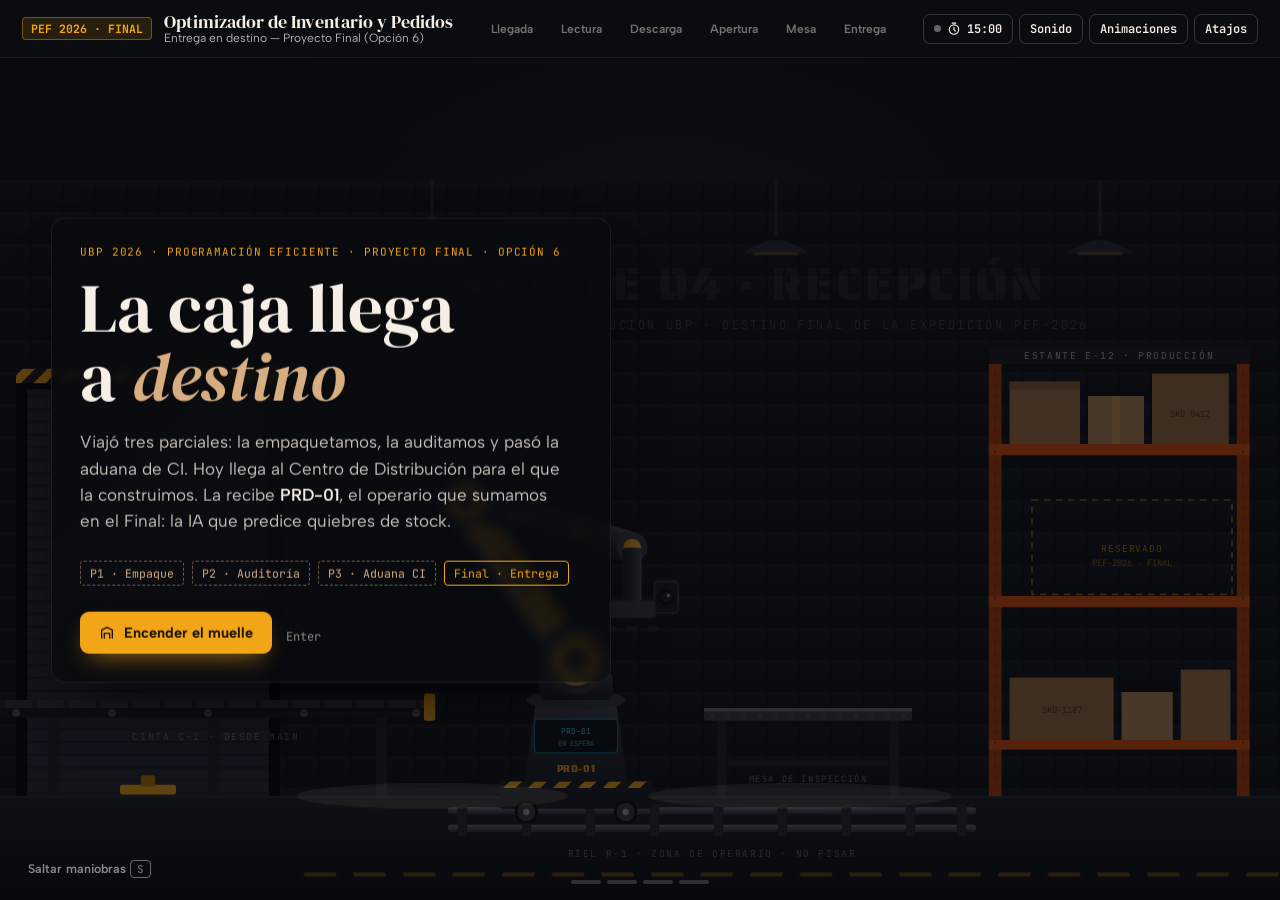
<file: docs/presentation-final/index.html>
<!DOCTYPE html>
<html lang="es">
<head>
  <meta charset="UTF-8">
  <meta name="viewport" content="width=device-width, initial-scale=1.0, viewport-fit=cover">
  <title>Entrega en Destino — Proyecto Final PEF</title>
  <meta name="description" content="Defensa oral interactiva del Proyecto Final de Programación Eficiente (Opción 6, UBP 2026): la caja que viajó por los tres parciales llega al Centro de Distribución, donde la recibe el operario PRD-01, la IA que agregamos al sistema.">
  <link rel="icon" href="data:image/svg+xml,<svg xmlns=%22http://www.w3.org/2000/svg%22 viewBox=%220 0 100 100%22><text y=%22.9em%22 font-size=%2290%22>📦</text></svg>">
  <link rel="preconnect" href="https://fonts.googleapis.com">
  <link rel="preconnect" href="https://fonts.gstatic.com" crossorigin>
  <link href="https://fonts.googleapis.com/css2?family=Albert+Sans:wght@400;500;600;700;800&family=Caveat:wght@600;700&family=DM+Serif+Display:ital@0;1&family=JetBrains+Mono:wght@400;500;600;700&family=Permanent+Marker&family=Saira+Stencil+One&display=swap" rel="stylesheet">
  <link rel="stylesheet" href="styles.css">
  <script>
    try {
      if (sessionStorage.getItem('pef4-force-motion') !== '0') document.documentElement.classList.add('force-motion');
    } catch (e) {}
  </script>
</head>
<body class="mode-stage state-intro">

  <canvas id="fx-canvas" aria-hidden="true"></canvas>
  <div class="flash" id="flash" aria-hidden="true"></div>

  <!-- ===================== Barra superior ===================== -->
  <header class="topbar" id="topbar">
    <div class="brand">
      <span class="brand-badge">PEF 2026 · FINAL</span>
      <div class="brand-text">
        <strong>Optimizador de Inventario y Pedidos</strong>
        <span>Entrega en destino — Proyecto Final (Opción 6)</span>
      </div>
    </div>
    <ol class="ritual-steps" id="ritual-steps" aria-label="Etapas">
      <li data-step="llegada">Llegada</li>
      <li data-step="lectura">Lectura</li>
      <li data-step="descarga">Descarga</li>
      <li data-step="apertura">Apertura</li>
      <li data-step="mesa">Mesa</li>
      <li data-step="entrega">Entrega</li>
    </ol>
    <div class="top-actions">
      <button type="button" class="chip-btn" id="btn-timer" title="Cronómetro (T)">
        <span class="dot" aria-hidden="true"></span>
        <svg width="14" height="14" viewBox="0 0 24 24" fill="none" stroke="currentColor" stroke-width="2" stroke-linecap="round" aria-hidden="true"><circle cx="12" cy="13" r="8"/><path d="M12 9v4l2.5 2.5"/><path d="M9 2h6"/></svg>
        <span id="timer-display">15:00</span>
      </button>
      <button type="button" class="chip-btn" id="btn-sound" title="Sonido (A)"><span id="sound-label">Sonido</span></button>
      <button type="button" class="chip-btn" id="btn-motion" title="Forzar / respetar animaciones (M)"><span id="motion-label">Animaciones</span></button>
      <button type="button" class="chip-btn" id="btn-help" title="Atajos (H)">Atajos</button>
    </div>
  </header>

  <!-- ===================== ESCENA: MUELLE DE RECEPCIÓN ===================== -->
  <section class="dock-scene" id="dock-scene" aria-label="Muelle de recepción del Centro de Distribución">
    <div class="stage">
      <svg id="scene" viewBox="0 0 1600 900" preserveAspectRatio="xMidYMax meet" role="img" aria-label="Muelle de recepción: cinta transportadora, operario robótico PRD-01 sobre un riel, mesa de inspección y estantería">
        <defs>
          <linearGradient id="g-wall" x1="0" y1="0" x2="0" y2="1">
            <stop offset="0" stop-color="#1A1D23"/>
            <stop offset="1" stop-color="#101216"/>
          </linearGradient>
          <linearGradient id="g-floor" x1="0" y1="0" x2="0" y2="1">
            <stop offset="0" stop-color="#22252B"/>
            <stop offset="1" stop-color="#0C0D10"/>
          </linearGradient>
          <linearGradient id="g-cone" x1="0" y1="0" x2="0" y2="1">
            <stop offset="0" stop-color="#FFD9A0" stop-opacity="0.22"/>
            <stop offset="1" stop-color="#FFD9A0" stop-opacity="0"/>
          </linearGradient>
          <linearGradient id="g-kraft" x1="0" y1="0" x2="0" y2="1">
            <stop offset="0" stop-color="#D6AE82"/>
            <stop offset="1" stop-color="#BF9264"/>
          </linearGradient>
          <linearGradient id="g-kraft-side" x1="0" y1="0" x2="1" y2="0">
            <stop offset="0" stop-color="#A57A4D"/>
            <stop offset="1" stop-color="#8D5F38"/>
          </linearGradient>
          <linearGradient id="g-link" x1="0" y1="0" x2="0" y2="1">
            <stop offset="0" stop-color="#4A505B"/>
            <stop offset="0.45" stop-color="#2F333B"/>
            <stop offset="1" stop-color="#1D2026"/>
          </linearGradient>
          <linearGradient id="g-cover" x1="0" y1="0" x2="0" y2="1">
            <stop offset="0" stop-color="#FFC24A"/>
            <stop offset="1" stop-color="#D98E07"/>
          </linearGradient>
          <linearGradient id="g-steel" x1="0" y1="0" x2="0" y2="1">
            <stop offset="0" stop-color="#6B7280"/>
            <stop offset="1" stop-color="#2E333B"/>
          </linearGradient>
          <linearGradient id="g-outside" x1="0" y1="0" x2="0" y2="1">
            <stop offset="0" stop-color="#0E1A2B"/>
            <stop offset="1" stop-color="#1B2638"/>
          </linearGradient>
          <radialGradient id="g-glow" cx="0.5" cy="0.6" r="0.5">
            <stop offset="0" stop-color="#FFE6B0" stop-opacity="0.85"/>
            <stop offset="1" stop-color="#FFE6B0" stop-opacity="0"/>
          </radialGradient>
          <linearGradient id="g-laser" x1="0" y1="0" x2="0" y2="1">
            <stop offset="0" stop-color="#5BD2F0" stop-opacity="0.65"/>
            <stop offset="1" stop-color="#5BD2F0" stop-opacity="0.08"/>
          </linearGradient>
          <pattern id="p-hazard" width="22" height="22" patternUnits="userSpaceOnUse" patternTransform="rotate(45)">
            <rect width="22" height="22" fill="#F2A516"/>
            <rect width="11" height="22" fill="#1D2026"/>
          </pattern>
          <pattern id="p-slats" width="12" height="16" patternUnits="userSpaceOnUse">
            <rect width="12" height="16" fill="#2A2F37"/>
            <rect y="13" width="12" height="3" fill="#20242A"/>
          </pattern>
          <pattern id="p-wall" width="40" height="40" patternUnits="userSpaceOnUse">
            <rect width="40" height="40" fill="url(#g-wall)"/>
            <rect x="38" width="2" height="40" fill="#0D0F12" opacity="0.6"/>
          </pattern>
          <linearGradient id="g-beam" x1="0" y1="1" x2="0" y2="0">
            <stop offset="0" stop-color="#FFE6B0" stop-opacity="0.75"/>
            <stop offset="1" stop-color="#FFE6B0" stop-opacity="0"/>
          </linearGradient>
          <pattern id="p-scan" width="4" height="4" patternUnits="userSpaceOnUse">
            <rect width="4" height="4" fill="#5BD2F0" fill-opacity="0.07"/>
            <rect width="4" height="1" fill="#5BD2F0" fill-opacity="0.16"/>
          </pattern>
          <radialGradient id="g-flare">
            <stop offset="0" stop-color="#FFFFFF"/>
            <stop offset="0.35" stop-color="#FFE0A3"/>
            <stop offset="0.7" stop-color="#FF7A2E" stop-opacity="0.6"/>
            <stop offset="1" stop-color="#FF4A1A" stop-opacity="0"/>
          </radialGradient>
          <linearGradient id="g-spot" x1="0" y1="0" x2="0" y2="1">
            <stop offset="0" stop-color="#FFE2B0" stop-opacity="0.32"/>
            <stop offset="1" stop-color="#FFE2B0" stop-opacity="0.04"/>
          </linearGradient>
          <mask id="m-spot" maskUnits="userSpaceOnUse" x="-400" y="-400" width="2400" height="1700">
            <rect x="-400" y="-400" width="2400" height="1700" fill="#FFFFFF"/>
            <ellipse cx="1414" cy="430" rx="190" ry="170" fill="#000000" filter="url(#f-blur)"/>
          </mask>
          <filter id="f-glow" x="-30%" y="-30%" width="160%" height="160%"><feGaussianBlur stdDeviation="3" result="b"/><feMerge><feMergeNode in="b"/><feMergeNode in="SourceGraphic"/></feMerge></filter>
          <filter id="f-blur" x="-50%" y="-50%" width="200%" height="200%"><feGaussianBlur stdDeviation="6"/></filter>
          <filter id="f-soft" x="-20%" y="-20%" width="140%" height="140%"><feGaussianBlur stdDeviation="2"/></filter>
        </defs>

        <!-- Pared -->
        <rect x="0" y="0" width="1600" height="770" fill="url(#p-wall)"/>
        <text x="560" y="150" class="svg-stencil" font-size="58" fill="#F6EFE5" opacity="0.07">MUELLE 04 · RECEPCIÓN</text>
        <text x="562" y="186" class="svg-mono" font-size="15" fill="#F6EFE5" opacity="0.18" letter-spacing="3">CENTRO DE DISTRIBUCIÓN UBP · DESTINO FINAL DE LA EXPEDICIÓN PEF-2026</text>

        <!-- Portón del muelle -->
        <g id="door">
          <rect x="20" y="250" width="330" height="520" fill="#08090B"/>
          <rect x="34" y="262" width="302" height="508" fill="url(#g-outside)"/>
          <circle cx="250" cy="330" r="2" fill="#F6EFE5" opacity="0.6"/>
          <circle cx="120" cy="300" r="1.5" fill="#F6EFE5" opacity="0.5"/>
          <circle cx="300" cy="420" r="1.2" fill="#F6EFE5" opacity="0.4"/>
          <rect id="door-shutter" x="34" y="262" width="302" height="508" fill="url(#p-slats)"/>
          <g id="door-handle"><rect x="150" y="756" width="70" height="12" rx="4" fill="#F2A516"/><rect x="176" y="744" width="18" height="14" rx="3" fill="#B97A06"/></g>
          <rect x="20" y="236" width="330" height="18" fill="url(#p-hazard)"/>
          <text x="185" y="228" text-anchor="middle" class="svg-mono" font-size="13" fill="#F2A516" letter-spacing="2">PORTÓN 04 · ENTRADA</text>
        </g>

        <!-- Lámparas colgantes -->
        <g id="lamps">
          <polygon class="cone" points="470,90 400,770 720,770 610,90" fill="url(#g-cone)" opacity="0"/>
          <polygon class="cone" points="900,90 820,770 1180,770 1040,90" fill="url(#g-cone)" opacity="0"/>
          <polygon class="cone" points="1310,90 1220,770 1560,770 1440,90" fill="url(#g-cone)" opacity="0"/>
          <g fill="#2A2E35">
            <rect x="538" y="0" width="4" height="70"/><path d="M500 92 Q540 58 580 92 Z"/>
            <rect x="968" y="0" width="4" height="70"/><path d="M930 92 Q970 58 1010 92 Z"/>
            <rect x="1373" y="0" width="4" height="70"/><path d="M1335 92 Q1375 58 1415 92 Z"/>
          </g>
          <g><rect class="bulb" x="512" y="90" width="56" height="4" rx="2" fill="#4A4234"/><rect class="bulb" x="942" y="90" width="56" height="4" rx="2" fill="#4A4234"/><rect class="bulb" x="1347" y="90" width="56" height="4" rx="2" fill="#4A4234"/></g>
        </g>

        <!-- Estantería -->
        <g id="rack">
          <g fill="#B4430E">
            <rect x="1236" y="230" width="16" height="540"/>
            <rect x="1546" y="230" width="16" height="540"/>
          </g>
          <g fill="#D9520F">
            <rect x="1236" y="330" width="326" height="14"/>
            <rect x="1236" y="520" width="326" height="14"/>
            <rect x="1236" y="700" width="326" height="12"/>
          </g>
          <g stroke="#7A2D09" stroke-width="2" opacity="0.7">
            <line x1="1244" y1="240" x2="1244" y2="760" stroke-dasharray="4 10"/>
            <line x1="1554" y1="240" x2="1554" y2="760" stroke-dasharray="4 10"/>
          </g>
          <!-- Carga existente -->
          <g>
            <rect x="1262" y="252" width="88" height="78" fill="#A57A4D"/><rect x="1262" y="252" width="88" height="10" fill="#8D5F38"/>
            <rect x="1360" y="270" width="70" height="60" fill="#B58B5D"/><rect x="1390" y="270" width="10" height="60" fill="#D4A45A" opacity="0.7"/>
            <rect x="1440" y="242" width="96" height="88" fill="#9C7146"/><text x="1488" y="296" text-anchor="middle" class="svg-mono" font-size="11" fill="#2A1A0C" opacity="0.7">SKU-0412</text>
            <rect x="1262" y="622" width="130" height="78" fill="#9C7146"/><text x="1327" y="666" text-anchor="middle" class="svg-mono" font-size="11" fill="#2A1A0C" opacity="0.7">SKU-1187</text>
            <rect x="1402" y="640" width="64" height="60" fill="#B58B5D"/>
            <rect x="1476" y="612" width="62" height="88" fill="#A57A4D"/>
          </g>
          <!-- Lugar reservado -->
          <g id="slot">
            <rect x="1290" y="400" width="250" height="118" fill="none" stroke="#F2A516" stroke-width="2" stroke-dasharray="8 7" opacity="0.55"/>
            <text x="1415" y="465" text-anchor="middle" class="svg-mono" font-size="12" fill="#F2A516" opacity="0.7" letter-spacing="1">RESERVADO</text>
            <text x="1415" y="483" text-anchor="middle" class="svg-mono" font-size="11" fill="#F2A516" opacity="0.55">PEF-2026 · FINAL</text>
          </g>
          <rect x="1236" y="208" width="326" height="22" fill="#1D2026"/>
          <text x="1399" y="224" text-anchor="middle" class="svg-mono" font-size="12" fill="#F6EFE5" opacity="0.7" letter-spacing="2">ESTANTE E-12 · PRODUCCIÓN</text>
        </g>

        <!-- Piso -->
        <rect x="0" y="770" width="1600" height="130" fill="url(#g-floor)"/>
        <g opacity="0.8">
          <rect x="0" y="770" width="1600" height="3" fill="#2E323A"/>
          <line x1="380" y1="868" x2="1600" y2="868" stroke="#F2A516" stroke-width="5" stroke-dasharray="40 22" opacity="0.5"/>
        </g>
        <!-- Riel del operario -->
        <g id="rail">
          <rect x="560" y="784" width="660" height="9" rx="3" fill="url(#g-steel)"/>
          <rect x="560" y="806" width="660" height="9" rx="3" fill="url(#g-steel)"/>
          <g fill="#2A2E35">
            <rect x="572" y="780" width="12" height="40"/><rect x="652" y="780" width="12" height="40"/><rect x="732" y="780" width="12" height="40"/><rect x="812" y="780" width="12" height="40"/><rect x="892" y="780" width="12" height="40"/><rect x="972" y="780" width="12" height="40"/><rect x="1052" y="780" width="12" height="40"/><rect x="1132" y="780" width="12" height="40"/><rect x="1196" y="780" width="12" height="40"/>
          </g>
          <text x="890" y="846" text-anchor="middle" class="svg-mono" font-size="12" fill="#F6EFE5" opacity="0.35" letter-spacing="2">RIEL R-1 · ZONA DE OPERARIO · NO PISAR</text>
        </g>

        <!-- Cinta transportadora -->
        <g id="conveyor">
          <g fill="#23262C">
            <rect x="60" y="668" width="14" height="102"/><rect x="260" y="668" width="14" height="102"/><rect x="470" y="668" width="14" height="102"/>
          </g>
          <rect x="0" y="650" width="540" height="22" rx="4" fill="#1A1C21"/>
          <svg x="0" y="650" width="540" height="10" overflow="hidden">
            <g class="belt-stripes" id="belt-stripes">
              <rect x="0" y="0" width="600" height="10" fill="#33373F"/>
              <g fill="#23262C"><rect x="0" width="6" height="10"/><rect x="40" width="6" height="10"/><rect x="80" width="6" height="10"/><rect x="120" width="6" height="10"/><rect x="160" width="6" height="10"/><rect x="200" width="6" height="10"/><rect x="240" width="6" height="10"/><rect x="280" width="6" height="10"/><rect x="320" width="6" height="10"/><rect x="360" width="6" height="10"/><rect x="400" width="6" height="10"/><rect x="440" width="6" height="10"/><rect x="480" width="6" height="10"/><rect x="520" width="6" height="10"/><rect x="560" width="6" height="10"/></g>
            </g>
          </svg>
          <g fill="#4A505B"><circle cx="20" cy="666" r="5"/><circle cx="140" cy="666" r="5"/><circle cx="260" cy="666" r="5"/><circle cx="380" cy="666" r="5"/><circle cx="520" cy="666" r="5"/></g>
          <rect x="530" y="642" width="14" height="34" rx="3" fill="#F2A516"/>
          <text x="270" y="700" text-anchor="middle" class="svg-mono" font-size="12" fill="#F6EFE5" opacity="0.35" letter-spacing="2">CINTA C-1 · DESDE MAIN</text>
        </g>

        <!-- Mesa de inspección -->
        <g id="table">
          <rect x="880" y="660" width="260" height="16" rx="3" fill="#3A3F48"/>
          <rect x="880" y="660" width="260" height="4" fill="#6B7280"/>
          <rect x="896" y="676" width="12" height="94" fill="#23262C"/><rect x="1112" y="676" width="12" height="94" fill="#23262C"/>
          <rect x="908" y="726" width="204" height="6" fill="#23262C"/>
          <g stroke="#9CA3AF" stroke-width="1" opacity="0.6">
            <line x1="890" y1="668" x2="890" y2="672"/><line x1="910" y1="668" x2="910" y2="671"/><line x1="930" y1="668" x2="930" y2="671"/><line x1="950" y1="668" x2="950" y2="672"/><line x1="970" y1="668" x2="970" y2="671"/><line x1="990" y1="668" x2="990" y2="671"/><line x1="1010" y1="668" x2="1010" y2="672"/><line x1="1030" y1="668" x2="1030" y2="671"/><line x1="1050" y1="668" x2="1050" y2="671"/><line x1="1070" y1="668" x2="1070" y2="672"/><line x1="1090" y1="668" x2="1090" y2="671"/><line x1="1110" y1="668" x2="1110" y2="671"/><line x1="1130" y1="668" x2="1130" y2="672"/>
          </g>
          <text x="1010" y="752" text-anchor="middle" class="svg-mono" font-size="11" fill="#F6EFE5" opacity="0.4" letter-spacing="2">MESA DE INSPECCIÓN</text>
        </g>


        <!-- Sombra de la caja -->
        <ellipse id="box-shadow" cx="420" cy="652" rx="120" ry="9" fill="#000" opacity="0.45" filter="url(#f-soft)"/>

        <!-- ===================== LA CAJA ===================== -->
        <g id="box" transform="translate(-260 650)">
          <!-- Brillo que sale al abrir -->
          <polygon class="box-beam" points="-70,-140 108,-140 230,-620 -190,-620" fill="url(#g-beam)"/>
          <ellipse class="box-glow" cx="19" cy="-170" rx="120" ry="70" fill="url(#g-glow)"/>
          <!-- Lateral derecho -->
          <polygon points="95,0 95,-125 133,-149 133,-24" fill="url(#g-kraft-side)"/>
          <text x="114" y="-80" text-anchor="middle" font-size="16" fill="#3B2410" opacity="0.65" transform="skewY(-32) translate(0 72)">↑↑</text>
          <!-- Frente -->
          <rect x="-95" y="-125" width="190" height="125" fill="url(#g-kraft)"/>
          <rect x="-95" y="-125" width="190" height="125" fill="none" stroke="#8D5F38" stroke-width="1.2"/>
          <rect id="tape-front" x="-11" y="-125" width="22" height="26" fill="#D4A45A" opacity="0.95"/>
          <!-- Guía P1 -->
          <g transform="translate(-86 -112) rotate(-2)">
            <rect width="74" height="50" rx="2" fill="#FFFEFB"/>
            <rect width="74" height="10" fill="#1B1410"/>
            <text x="4" y="8" class="svg-mono" font-size="6.5" fill="#FFFEFB" font-weight="700">GUÍA · P1</text>
            <text x="4" y="22" class="svg-mono" font-size="7" fill="#1B1410">Búsqueda O(1)</text>
            <text x="4" y="34" class="svg-mono" font-size="10" fill="#C2410C" font-weight="700">718,3×</text>
            <rect x="4" y="40" width="40" height="6" fill="#1B1410" opacity="0.7"/>
          </g>
          <!-- Guía P2 -->
          <g transform="translate(-6 -94) rotate(3)">
            <rect width="66" height="44" rx="2" fill="#FFFEFB"/>
            <rect width="66" height="10" fill="#15803D"/>
            <text x="4" y="8" class="svg-mono" font-size="6.5" fill="#FFFEFB" font-weight="700">GUÍA · P2</text>
            <text x="4" y="22" class="svg-mono" font-size="7" fill="#1B1410">193 tests</text>
            <text x="4" y="34" class="svg-mono" font-size="7" fill="#1B1410">cobertura 90 %</text>
          </g>
          <!-- Sello de la aduana P3 -->
          <g transform="translate(18 -46) rotate(-9)" opacity="0.85">
            <rect width="70" height="32" rx="3" fill="none" stroke="#15803D" stroke-width="2.4"/>
            <text x="35" y="12" text-anchor="middle" class="svg-mono" font-size="6.5" fill="#15803D">ADUANA CI · P3</text>
            <text x="35" y="26" text-anchor="middle" class="svg-stencil" font-size="11" fill="#15803D">LIBERADO</text>
          </g>
          <text x="-86" y="-8" class="svg-mono" font-size="7" fill="#3B2410" opacity="0.7">CENTRO DE DISTRIBUCIÓN UBP · PEF-2026</text>
          <!-- Guía final (se pega en la entrega) -->
          <g class="final-label">
            <g transform="translate(-88 -64) rotate(-3)">
              <rect width="104" height="50" rx="2" fill="#FFFEFB" stroke="#F2A516" stroke-width="2"/>
              <rect width="104" height="11" fill="#F2A516"/>
              <text x="4" y="8.5" class="svg-mono" font-size="6.5" fill="#1B1306" font-weight="700">GUÍA FINAL · ENTREGA</text>
              <text x="4" y="23" class="svg-mono" font-size="7" fill="#1B1410">Destino: Estante E-12</text>
              <text x="4" y="34" class="svg-mono" font-size="7" fill="#1B1410">Riesgo: BAJO · P=0,0 %</text>
              <rect x="4" y="39" width="62" height="7" fill="#1B1410" opacity="0.8"/>
            </g>
          </g>
          <!-- Grabado láser de la nota (lateral derecho) -->
          <g class="engr engr-side" transform="matrix(0.95 -0.6 0 1 95 0)">
            <text x="20" y="-92" text-anchor="middle" class="svg-mono" font-size="6" fill="#2B1708" letter-spacing="1">NOTA</text>
            <text id="engr-side-grade" x="20" y="-58" text-anchor="middle" font-family="DM Serif Display, Georgia, serif" font-size="30" fill="#2B1708">—</text>
            <text x="20" y="-44" text-anchor="middle" class="svg-mono" font-size="4.6" fill="#2B1708">PEF 2026</text>
          </g>
          <!-- Sello de la nota -->
          <g class="seal-on-box">
            <circle cx="54" cy="-78" r="30" fill="none" stroke="#BE123C" stroke-width="3"/>
            <circle cx="54" cy="-78" r="24" fill="none" stroke="#BE123C" stroke-width="1" stroke-dasharray="2 3"/>
            <text x="54" y="-86" text-anchor="middle" class="svg-mono" font-size="7" fill="#BE123C">NOTA FINAL</text>
            <text id="box-grade" x="54" y="-62" text-anchor="middle" font-family="DM Serif Display, Georgia, serif" font-size="24" fill="#BE123C">—</text>
          </g>
          <!-- Tapa cerrada -->
          <g class="box-top-closed">
            <polygon points="-95,-125 95,-125 133,-149 -57,-149" fill="#D9B48A"/>
            <polygon id="tape-top" points="-12,-125 12,-125 50,-149 26,-149" fill="#D4A45A"/>
            <line x1="-95" y1="-125" x2="95" y2="-125" stroke="#8D5F38" stroke-width="1.2"/>
            <line id="tape-cut" x1="0" y1="-125" x2="0" y2="-125" stroke="#FFF7E0" stroke-width="2.4" opacity="0"/>
          </g>
          <!-- Grabado láser de los nombres (tapa) -->
          <g class="engr engr-top" transform="matrix(1 0 -1.583 1 -95 -125)">
            <text x="100" y="-17.5" text-anchor="middle" class="svg-mono" font-size="3.6" fill="#2B1708" letter-spacing="0.6">ENTREGA FINAL · PEF 2026 · FIN DEL RECORRIDO</text>
            <text x="100" y="-11" text-anchor="middle" font-family="Caveat, cursive" font-size="6.4" fill="#2B1708">Edgar Karpowicz · Gastón Molina · Tomás Molina</text>
          </g>
          <!-- Tapa abierta -->
          <g class="box-flap-open">
            <polygon points="-95,-125 95,-125 133,-149 -57,-149" fill="#4A2F17"/>
            <polygon class="flap flap-l" points="-95,-125 -57,-149 -78,-214 -122,-188" fill="#C49A6C" stroke="#8D5F38" stroke-width="1"/>
            <polygon class="flap flap-r" points="95,-125 133,-149 160,-210 118,-186" fill="#B88D5F" stroke="#8D5F38" stroke-width="1"/>
            <polygon class="flap flap-f" points="-95,-125 95,-125 98,-150 -92,-150" fill="#D6AE82" stroke="#8D5F38" stroke-width="1" opacity="0.9"/>
          </g>
        </g>

        <!-- Láser del escáner (lo dibuja app.js) -->
        <polygon id="laser" points="0,0 0,0 0,0" fill="url(#g-laser)" opacity="0"/>
        <line id="laser-line" x1="0" y1="0" x2="0" y2="0" stroke="#A5F3FC" stroke-width="2.5" opacity="0"/>

        <!-- ===================== OPERARIO PRD-01 ===================== -->
        <g id="robot" class="robot" data-eye="off" transform="translate(720 0)">
          <!-- Carro sobre el riel -->
          <rect x="-96" y="752" width="192" height="34" rx="6" fill="#1D2026"/>
          <rect x="-96" y="752" width="192" height="8" rx="3" fill="url(#p-hazard)"/>
          <circle cx="-62" cy="790" r="13" fill="#3A3F48" stroke="#111" stroke-width="3"/><circle cx="-62" cy="790" r="4" fill="#9CA3AF"/>
          <circle cx="62" cy="790" r="13" fill="#3A3F48" stroke="#111" stroke-width="3"/><circle cx="62" cy="790" r="4" fill="#9CA3AF"/>
          <!-- Pedestal -->
          <path d="M-64 752 L-50 650 L50 650 L64 752 Z" fill="url(#g-link)"/>
          <rect x="-52" y="674" width="104" height="42" rx="5" fill="#0B1418" stroke="#0E7490" stroke-width="1.5"/>
          <text id="base-l1" x="0" y="692" text-anchor="middle" class="base-screen-text" font-size="10">PRD-01</text>
          <text id="base-l2" x="0" y="707" text-anchor="middle" class="base-screen-text" font-size="9" opacity="0.8">EN ESPERA</text>
          <text x="0" y="740" text-anchor="middle" class="svg-stencil" font-size="13" fill="#F2A516">PRD-01</text>
          <!-- Torreta -->
          <ellipse cx="0" cy="650" rx="62" ry="13" fill="#3A3F48"/>
          <rect x="-46" y="616" width="92" height="34" rx="8" fill="url(#g-link)"/>
          <circle class="beacon" id="beacon" cx="34" cy="612" r="7" fill="#5A4A1A"/>

          <!-- Brazo: hombro → codo → muñeca → cabezal -->
          <g id="j1" transform="translate(0 600) rotate(-120)">
            <rect x="-26" y="-27" width="292" height="54" rx="27" fill="url(#g-link)"/>
            <rect x="46" y="-19" width="170" height="38" rx="10" fill="url(#g-cover)"/>
            <text x="131" y="6" text-anchor="middle" class="svg-stencil" font-size="17" fill="#3A2603" opacity="0.85">PRD-01</text>
            <path d="M20 26 C 90 52, 170 52, 252 24" fill="none" stroke="#111318" stroke-width="7" stroke-linecap="round"/>
            <path d="M20 26 C 90 52, 170 52, 252 24" fill="none" stroke="#3A3F48" stroke-width="2" stroke-dasharray="3 5"/>
            <circle r="42" fill="#3A3F48"/>
            <circle r="32" fill="url(#g-cover)"/>
            <circle r="13" fill="#1D2026"/>
            <g fill="#1D2026"><circle cx="0" cy="-23" r="3"/><circle cx="23" cy="0" r="3"/><circle cx="0" cy="23" r="3"/><circle cx="-23" cy="0" r="3"/></g>

            <g id="j2" transform="translate(240 0) rotate(100)">
              <rect x="-20" y="-20" width="245" height="40" rx="20" fill="url(#g-link)"/>
              <rect x="40" y="-13" width="130" height="26" rx="7" fill="#20232A"/>
              <g fill="#5BD2F0" opacity="0.7"><rect x="52" y="-3" width="14" height="6" rx="2"/><rect x="72" y="-3" width="14" height="6" rx="2"/><rect x="92" y="-3" width="14" height="6" rx="2" opacity="0.5"/><rect x="112" y="-3" width="14" height="6" rx="2" opacity="0.3"/><rect x="132" y="-3" width="26" height="6" rx="2" fill="#F2A516"/></g>
              <circle r="31" fill="#3A3F48"/>
              <circle r="23" fill="url(#g-cover)"/>
              <circle r="9" fill="#1D2026"/>

              <g id="j3" transform="translate(215 0) rotate(80)">
                <circle r="19" fill="#3A3F48"/>
                <circle r="11" fill="url(#g-cover)"/>
                <rect x="0" y="-12" width="72" height="24" rx="5" fill="url(#g-link)"/>
                <!-- Cabezal: brida, cámara y ventosa -->
                <rect x="66" y="-30" width="22" height="60" rx="4" fill="#3A3F48"/>
                <g id="eye">
                  <rect x="42" y="-58" width="40" height="30" rx="6" fill="#1D2026" stroke="#3A3F48" stroke-width="2"/>
                  <circle id="eye-glow" cx="62" cy="-43" r="18" fill="#5BD2F0" opacity="0" filter="url(#f-blur)"/>
                  <circle cx="62" cy="-43" r="10" fill="#0B1418"/>
                  <circle id="eye-core" cx="62" cy="-43" r="6.5" fill="#1A2A30"/>
                  <circle cx="59.5" cy="-45.5" r="2" fill="#FFFFFF" opacity="0.7"/>
                </g>
                <rect x="88" y="-40" width="10" height="80" rx="3" fill="#15171B"/>
                <g fill="#2A2E35"><rect x="98" y="-34" width="6" height="14" rx="2"/><rect x="98" y="-7" width="6" height="14" rx="2"/><rect x="98" y="20" width="6" height="14" rx="2"/></g>
                <rect id="suction-led" x="80" y="-3" width="5" height="6" rx="1" fill="#3A3F48"/>
              </g>
            </g>
          </g>
        </g>

        <!-- Hologramas y guías de interacción (los crea app.js) -->
        <!-- Bultos que salen de la caja (los agrega app.js): por delante del operario -->
        <g id="bultos"></g>
        <g id="holo"></g>
        <rect id="darkness" x="-400" y="-400" width="2400" height="1700" fill="#05060A" opacity="0.62" pointer-events="none"/>
        <polygon id="spot-cone" points="1340,0 1490,0 1610,560 1220,560" fill="url(#g-spot)" opacity="0" pointer-events="none"/>
        <!-- Conos de luz encima (iluminan robot y caja) -->
        <g opacity="0.35" style="mix-blend-mode: screen" pointer-events="none">
          <ellipse cx="540" cy="770" rx="170" ry="16" fill="#FFD9A0" opacity="0.18"/>
          <ellipse cx="1000" cy="770" rx="190" ry="16" fill="#FFD9A0" opacity="0.16"/>
        </g>
      </svg>
      <canvas id="dust" aria-hidden="true"></canvas>
    </div>

    <!-- Indicación de la maniobra interactiva -->
    <div class="hint" id="hint" hidden>
      <span class="hint-ico" aria-hidden="true"></span>
      <span id="hint-text"></span>
      <span class="hint-prog" id="hint-prog"></span>
      <span class="hint-auto"><kbd>Enter</kbd> automático</span>
    </div>

    <!-- Consola del operario -->
    <div class="console" id="console" aria-live="polite">
      <div class="console-head"><span>Consola · operario PRD-01</span><span class="led" aria-hidden="true"></span></div>
      <div class="console-body" id="console-body"></div>
    </div>

    <!-- Portada -->
    <div class="intro-card" id="intro-card">
      <p class="eyebrow">UBP 2026 · Programación Eficiente · Proyecto Final · Opción 6</p>
      <h1>La caja llega a <em>destino</em></h1>
      <p class="lead">Viajó tres parciales: la empaquetamos, la auditamos y pasó la aduana de CI. Hoy llega al Centro de Distribución para el que la construimos. La recibe <b>PRD-01</b>, el operario que sumamos en el Final: la IA que predice quiebres de stock.</p>
      <div class="trail" aria-label="Recorrido de la caja">
        <span>P1 · Empaque</span><span>P2 · Auditoría</span><span>P3 · Aduana CI</span><span class="next">Final · Entrega</span>
      </div>
      <button type="button" class="btn btn-accent" id="btn-start">
        <svg width="16" height="16" viewBox="0 0 24 24" fill="none" stroke="currentColor" stroke-width="2" stroke-linecap="round" stroke-linejoin="round" aria-hidden="true"><path d="M4 20V8l8-4 8 4v12"/><path d="M8 20v-7h8v7"/></svg>
        Encender el muelle
      </button>
      <span class="kbd-hint">Enter</span>
    </div>

    <!-- Panel de la maniobra -->
    <aside class="step-panel" id="step-panel" aria-live="polite">
      <p class="sp-eyebrow" id="sp-eyebrow">Maniobra 1 de 4</p>
      <h2 id="sp-title">—</h2>
      <p class="sp-text" id="sp-text"></p>
      <p class="sp-src" id="sp-src"></p>
      <div class="sp-actions">
        <button type="button" class="btn btn-accent" id="btn-next-step">Siguiente maniobra <kbd>Enter</kbd></button>
      </div>
    </aside>

    <ol class="maneuvers" id="maneuvers" aria-hidden="true"><li></li><li></li><li></li><li></li></ol>

    <!-- Mesa de descarga -->
    <div class="hub" id="hub" hidden>
      <div class="hub-title">
        <p class="eyebrow">Mesa de inspección · 11 bultos</p>
        <h2>Lo que traía la caja</h2>
        <p>Elegí un bulto en la escena o en el manifiesto: el operario lo alcanza a cámara. <kbd>→</kbd> sigue el orden recomendado y <kbd>Esc</kbd> vuelve siempre acá.</p>
        <div class="hub-actions">
          <button type="button" class="btn btn-accent" id="btn-open-first">Abrir el primer bulto <kbd>→</kbd></button>
          <button type="button" class="btn btn-ghost-dark" id="btn-deliver-hub">Entregar la caja <kbd>P</kbd></button>
        </div>
      </div>
      <div class="manifest" role="region" aria-label="Manifiesto de descarga">
        <div class="manifest-head"><b>MANIFIESTO · PEF-2026-FINAL</b><span id="mf-count">11 bultos</span></div>
        <ol id="manifest-list"></ol>
      </div>
    </div>

    <!-- Cierre -->
    <div class="final-hud" id="final-hud" hidden>
      <p class="final-msg" id="final-msg">Caja en el estante E-12 · entrega final</p>
      <div class="final-actions">
        <button type="button" class="btn-marker" id="btn-puntuar">PUNTUAR</button>
        <button type="button" class="btn btn-ghost-dark" id="btn-back-hub">Volver a la mesa <kbd>R</kbd></button>
      </div>
      <div class="grade-dock" id="grade-dock" hidden>
        <p>Elegí la nota: el operario la graba con láser en la caja</p>
        <div class="grade-pads" id="grade-pads" role="group" aria-label="Nota del 1 al 10"></div>
        <div class="grade-actions">
          <button type="button" class="btn btn-accent" id="btn-seal" disabled>Grabar la nota</button>
          <button type="button" class="btn btn-ghost-dark" id="btn-grade-cancel">Volver</button>
        </div>
      </div>
    </div>

    <!-- Primer plano del grabado láser -->
    <section class="macro" id="macro" hidden aria-label="Grabado láser en la caja">
      <svg id="macro-svg" viewBox="0 0 1600 900" preserveAspectRatio="xMidYMid slice" role="img" aria-label="El cabezal del operario graba con láser sobre el cartón">
        <defs>
          <filter id="f-kraft" x="0" y="0" width="100%" height="100%">
            <feTurbulence type="fractalNoise" baseFrequency="0.8" numOctaves="3" seed="11" result="n"/>
            <feColorMatrix in="n" type="matrix" values="0 0 0 0 0.35  0 0 0 0 0.22  0 0 0 0 0.1  0 0 0 0.55 0"/>
          </filter>
          <filter id="f-fiber" x="0" y="0" width="100%" height="100%">
            <feTurbulence type="fractalNoise" baseFrequency="0.004 0.18" numOctaves="2" seed="4" result="n"/>
            <feColorMatrix in="n" type="matrix" values="0 0 0 0 0.45  0 0 0 0 0.3  0 0 0 0 0.15  0 0 0 0.4 0"/>
          </filter>
          <filter id="f-burn" x="-5%" y="-5%" width="110%" height="110%"><feGaussianBlur stdDeviation="1.1"/></filter>
          <filter id="f-hot" x="-20%" y="-50%" width="140%" height="200%"><feGaussianBlur stdDeviation="3" result="b"/><feMerge><feMergeNode in="b"/><feMergeNode in="SourceGraphic"/></feMerge></filter>
          <clipPath id="engr-clip"><rect id="engr-clip-rect" x="0" y="0" width="1600" height="0"/></clipPath>
          <clipPath id="engr-band"><rect id="engr-band-rect" x="0" y="0" width="1600" height="12"/></clipPath>
          <radialGradient id="g-flare2">
            <stop offset="0" stop-color="#FFFFFF"/>
            <stop offset="0.3" stop-color="#FFE0A3"/>
            <stop offset="0.65" stop-color="#FF7A2E" stop-opacity="0.55"/>
            <stop offset="1" stop-color="#FF4A1A" stop-opacity="0"/>
          </radialGradient>
        </defs>
        <rect width="1600" height="900" fill="#C49A6C"/>
        <rect width="1600" height="900" filter="url(#f-fiber)"/>
        <rect width="1600" height="900" filter="url(#f-kraft)"/>
        <g id="macro-side">
          <rect x="70" y="40" width="1460" height="820" fill="none" stroke="#8D5F38" stroke-width="6" opacity="0.6"/>
          <text x="1440" y="190" text-anchor="end" font-size="120" fill="#3B2410" opacity="0.5">↑↑</text>
          <text x="140" y="820" class="svg-mono" font-size="26" fill="#3B2410" opacity="0.55" letter-spacing="4">UBP-COR-LOGISTICS · PEF-2026 · LATERAL DERECHO</text>
        </g>
        <g id="macro-lid" opacity="0">
          <rect x="0" y="700" width="1600" height="90" fill="#D4A45A" opacity="0.92"/>
          <text x="800" y="756" text-anchor="middle" class="svg-mono" font-size="22" fill="#6B4314" opacity="0.6" letter-spacing="10">QUALITY GATE · QUALITY GATE · QUALITY GATE</text>
          <rect x="0" y="788" width="1600" height="6" fill="#8D5F38" opacity="0.55"/>
        </g>
        <g id="engr-burnt" clip-path="url(#engr-clip)" filter="url(#f-burn)"></g>
        <g id="engr-hot" clip-path="url(#engr-band)" filter="url(#f-hot)"></g>
        <line id="mc-beam-glow" x1="0" y1="0" x2="0" y2="0" stroke="#FF5A2E" stroke-width="22" opacity="0" filter="url(#f-hot)"/>
        <line id="mc-beam" x1="0" y1="0" x2="0" y2="0" stroke="#FFF4E0" stroke-width="4" opacity="0"/>
        <circle id="mc-flare" cx="0" cy="0" r="26" fill="url(#g-flare2)" opacity="0"/>
        <g id="mc-head" transform="translate(800 0)">
          <rect x="-70" y="-40" width="140" height="120" rx="14" fill="#2A2E35"/>
          <rect x="-70" y="40" width="140" height="18" fill="#F2A516"/>
          <rect x="-34" y="58" width="68" height="30" rx="6" fill="#1D2026"/>
          <path d="M -20 88 L 20 88 L 8 118 L -8 118 Z" fill="#3A3F48"/>
          <circle cx="0" cy="120" r="5" fill="#FF7A2E"/>
          <text x="0" y="22" text-anchor="middle" class="svg-stencil" font-size="22" fill="#F2A516">PRD-01</text>
        </g>
      </svg>
      <div class="macro-tag"><span class="rec" aria-hidden="true"></span><span id="macro-label">CÁMARA 2 · CABEZAL PRD-01 · GRABADO LÁSER</span></div>
      <div class="macro-progress"><span id="macro-step">Grabando la nota</span><span class="bar"><b id="macro-bar"></b></span></div>
    </section>

    <!-- Destino final -->
    <div class="destino" id="destino" hidden>
      <p class="eyebrow">Programación Eficiente · UBP 2026 · Opción 6</p>
      <h2>Fin del <em>recorrido</em></h2>
      <p class="dest-lead">La caja salió del laboratorio en el Parcial 1, pasó la auditoría y la aduana de CI, y hoy quedó en su estante con la nota y nuestros nombres grabados. El sistema ya no solo responde rápido: anticipa los quiebres de stock, y usa la IA solo donde hay duda.</p>
      <div class="ruta" id="ruta">
        <span class="ruta-line"><i id="ruta-fill"></i></span>
        <div class="ruta-st"><span class="rs-dot">P1</span><b>Empaque</b><span>Laboratorio Algorítmico</span><em>búsqueda O(1) · 718×</em></div>
        <div class="ruta-st"><span class="rs-dot">P2</span><b>Auditoría</b><span>Laboratorio de Calidad</span><em>193 tests · 90 %</em></div>
        <div class="ruta-st"><span class="rs-dot">P3</span><b>Aduana CI</b><span>7 etapas · 15 controles</span><em>canal verde · 7 / 7</em></div>
        <div class="ruta-st"><span class="rs-dot">main</span><b>Depósito</b><span>rama de producción</span><em>docs en GitHub Pages</em></div>
        <div class="ruta-st final"><span class="rs-dot">FIN</span><b>Estante E-12</b><span>operario PRD-01</span><em>235 tests · IA en cascada</em></div>
        <span class="ruta-box" id="ruta-box" aria-hidden="true"></span>
      </div>
      <div class="dest-foot">
        <div class="dest-notas" id="dest-notas"></div>
        <div class="firmas">
          <div class="firma"><i>Edgar K.</i><span>Edgar Karpowicz</span></div>
          <div class="firma"><i>Gastón M.</i><span>Gastón Molina</span></div>
          <div class="firma"><i>Tomás M.</i><span>Tomás Molina</span></div>
        </div>
        <div class="dest-stamp" id="dest-stamp"><span>ESTANTE E-12 · UBP</span><strong>ENTREGADO</strong><span>PEF 2026 · FINAL</span></div>
      </div>
      <div class="dest-actions">
        <p class="dest-gracias">Gracias. La caja ya no viaja más: queda en el estante.</p>
        <button type="button" class="btn btn-ghost-dark" id="btn-dest-replay">Ver el recorrido otra vez</button>
        <button type="button" class="btn btn-accent" id="btn-dest-back">Volver a la mesa para preguntas <kbd>R</kbd></button>
      </div>
    </div>

    <button type="button" class="skip-btn" id="btn-skip" title="Saltar las maniobras e ir a la mesa (S)">Saltar maniobras <kbd>S</kbd></button>
  </section>

  <!-- ===================== ESCENA 2D: LÁMINAS ===================== -->
  <section class="slides-scene" id="slides-scene" aria-label="Bultos de la defensa" hidden>
    <div class="desk" id="desk"></div>
    <nav class="dock" id="dock" aria-label="Navegación de los bultos">
      <button type="button" class="dock-btn" id="btn-prev" aria-label="Anterior">
        <svg width="16" height="16" viewBox="0 0 24 24" fill="none" stroke="currentColor" stroke-width="2.2" stroke-linecap="round" stroke-linejoin="round" aria-hidden="true"><path d="M19 12H5"/><path d="m12 19-7-7 7-7"/></svg>
        Anterior
      </button>
      <div class="dock-strip" id="dock-strip"></div>
      <button type="button" class="dock-btn dock-next" id="btn-next" aria-label="Siguiente">
        Siguiente
        <svg width="16" height="16" viewBox="0 0 24 24" fill="none" stroke="currentColor" stroke-width="2.2" stroke-linecap="round" stroke-linejoin="round" aria-hidden="true"><path d="M5 12h14"/><path d="m12 5 7 7-7 7"/></svg>
      </button>
      <span class="dock-sep" aria-hidden="true"></span>
      <button type="button" class="dock-btn" id="btn-hub" title="Volver a la mesa (Esc)">Mesa <kbd>Esc</kbd></button>
      <button type="button" class="dock-btn" id="btn-notes" title="Notas de orador (N)">Notas <kbd>N</kbd></button>
      <button type="button" class="dock-btn" id="btn-full" title="Pantalla completa (F)" aria-label="Pantalla completa">⛶</button>
    </nav>
  </section>

  <aside class="notes-panel" id="notes-panel" hidden>
    <div class="notes-head"><strong>Guía para el orador</strong><button type="button" class="icon-btn" id="btn-notes-close" aria-label="Cerrar notas">✕</button></div>
    <div class="notes-body" id="notes-body"></div>
  </aside>

  <div class="modal" id="help-modal" hidden>
    <div class="modal-card" role="dialog" aria-modal="true" aria-labelledby="help-title">
      <div class="notes-head"><strong id="help-title">Atajos de teclado</strong><button type="button" class="icon-btn" id="btn-help-close" aria-label="Cerrar">✕</button></div>
      <table class="help-table">
        <tr><td>Mouse</td><td>Manejar al operario: apuntar el escáner, agarrar la caja, cortar la cinta</td></tr>
        <tr><td><kbd>Enter</kbd></td><td>Empezar / hacer automática la maniobra / siguiente</td></tr>
        <tr><td><kbd>S</kbd></td><td>Saltar las maniobras e ir a la mesa</td></tr>
        <tr><td><kbd>→</kbd> <kbd>Espacio</kbd></td><td>Bulto siguiente</td></tr>
        <tr><td><kbd>←</kbd></td><td>Bulto anterior</td></tr>
        <tr><td><kbd>Esc</kbd></td><td>Volver a la mesa de inspección</td></tr>
        <tr><td><kbd>P</kbd></td><td>Entregar la caja (cierre)</td></tr>
        <tr><td><kbd>R</kbd></td><td>Volver a la mesa para preguntas</td></tr>
        <tr><td><kbd>N</kbd></td><td>Notas de orador</td></tr>
        <tr><td><kbd>T</kbd></td><td>Iniciar / pausar el cronómetro</td></tr>
        <tr><td><kbd>M</kbd></td><td>Forzar / respetar animaciones</td></tr>
        <tr><td><kbd>A</kbd></td><td>Activar / silenciar el sonido</td></tr>
        <tr><td><kbd>F</kbd></td><td>Pantalla completa</td></tr>
        <tr><td><kbd>H</kbd> <kbd>?</kbd></td><td>Esta ayuda</td></tr>
      </table>
      <p class="help-foot">Parámetros opcionales: <code>index.html?notaP1=9&amp;notaP2=10&amp;notaP3=10</code> muestra las notas de los parciales en el recorrido final; <code>min=20</code> cambia el cronómetro (15 min por defecto).</p>
    </div>
  </div>

  <script src="datos.js"></script>
  <script src="contenido.js"></script>
  <script src="app.js"></script>
</body>
</html>
</file>
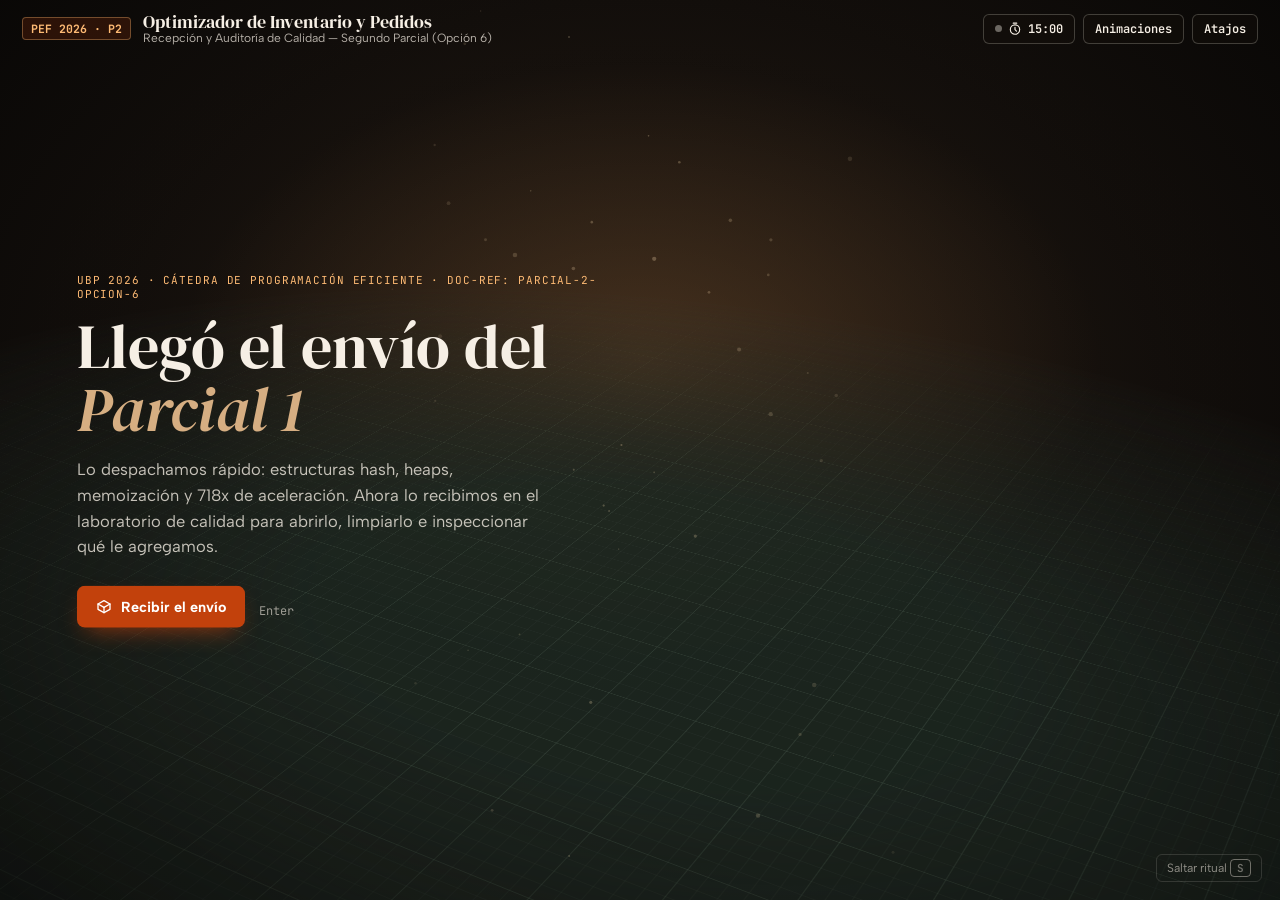
<file: docs/presentation-parcial-2/index.html>
<!DOCTYPE html>
<html lang="es">
<head>
  <meta charset="UTF-8">
  <meta name="viewport" content="width=device-width, initial-scale=1.0">
  <title>Recepción y Auditoría — Segundo Parcial PEF (Opción 6)</title>
  <meta name="description" content="Defensa oral interactiva del Segundo Parcial de Programación Eficiente (Opción 6, UBP 2026): se recibe la caja despachada en el Parcial 1, se limpia, se abre y se inspecciona su contenido (calidad, testing, Scalene, archivos grandes, Elastic APM, refactor y Sphinx).">
  <link rel="icon" href="data:image/svg+xml,<svg xmlns=%22http://www.w3.org/2000/svg%22 viewBox=%220 0 100 100%22><text y=%22.9em%22 font-size=%2290%22>📦</text></svg>">
  <link rel="preconnect" href="https://fonts.googleapis.com">
  <link rel="preconnect" href="https://fonts.gstatic.com" crossorigin>
  <link href="https://fonts.googleapis.com/css2?family=Albert+Sans:wght@400;500;600;700;800&family=Caveat:wght@600;700&family=DM+Serif+Display:ital@0;1&family=JetBrains+Mono:wght@400;500;600;700&family=Permanent+Marker&display=swap" rel="stylesheet">
  <link rel="stylesheet" href="styles.css">
  <script>
    try {
      if (sessionStorage.getItem('pef2-force-motion') !== '0') {
        document.documentElement.classList.add('force-motion');
      }
    } catch (e) {}
  </script>
</head>
<body class="theme-dark state-intro">

  <!-- Partículas: polvo, chispas y motas de luz -->
  <canvas id="fx-canvas" aria-hidden="true"></canvas>

  <!-- ===================== Barra superior ===================== -->
  <header class="topbar" id="topbar">
    <div class="brand">
      <span class="brand-badge">PEF 2026 · P2</span>
      <div class="brand-text">
        <strong>Optimizador de Inventario y Pedidos</strong>
        <span id="brand-sub">Recepción y Auditoría de Calidad — Segundo Parcial (Opción 6)</span>
      </div>
    </div>
    <ol class="ritual-steps" id="ritual-steps" aria-label="Etapas de la recepción">
      <li data-step="arrival">Recepción</li>
      <li data-step="clean">Limpieza</li>
      <li data-step="cut">Apertura</li>
      <li data-step="hub">Inventario</li>
    </ol>
    <div class="top-actions">
      <button type="button" class="chip-btn" id="btn-timer" title="Cronómetro (T)">
        <span class="dot" aria-hidden="true"></span>
        <svg width="14" height="14" viewBox="0 0 24 24" fill="none" stroke="currentColor" stroke-width="2" stroke-linecap="round" aria-hidden="true"><circle cx="12" cy="13" r="8"/><path d="M12 9v4l2.5 2.5"/><path d="M9 2h6"/></svg>
        <span id="timer-display">15:00</span>
      </button>
      <button type="button" class="chip-btn" id="btn-motion" title="Forzar / respetar animaciones (M)">
        <span id="motion-label">Animaciones</span>
      </button>
      <button type="button" class="chip-btn" id="btn-help" title="Atajos (H)">Atajos</button>
    </div>
  </header>

  <!-- ===================== ESCENA 3D: CAJA ===================== -->
  <section class="box-scene" id="box-scene" aria-label="Recepción de la caja del Parcial 1">
    <div class="spotlight" aria-hidden="true"></div>
    <div class="scene3d" id="scene3d">
      <div class="rig" id="rig">
        <div class="mat-plane" aria-hidden="true"></div>
        <div class="floor-shadow" id="floor-shadow" aria-hidden="true"></div>

        <div class="box" id="box">
          <!-- Fondo exterior y piso interior -->
          <div class="face f-bottom kraft"></div>
          <div class="face f-floor">
            <div class="shred"></div>
          </div>

          <!-- Paredes interiores (se ven al abrir) -->
          <div class="face f-in-front kraft-in"></div>
          <div class="face f-in-back kraft-in"></div>
          <div class="face f-in-left kraft-in"></div>
          <div class="face f-in-right kraft-in"></div>

          <!-- Pared frontal: símbolos, firmas, guía de expedición del P1 -->
          <div class="face f-front kraft">
            <div class="front-symbols" aria-hidden="true">
              <span class="sym"><svg width="18" height="18" viewBox="0 0 24 24" fill="none" stroke="currentColor" stroke-width="1.8" stroke-linecap="round" stroke-linejoin="round"><path d="M8 22h8"/><path d="M12 15v7"/><path d="M7 8a5 5 0 0 1 10 0c0 3.2-2.4 5-5 7-2.6-2-5-3.8-5-7z"/><path d="M12 2v3"/></svg>FRÁGIL</span>
              <span class="sym"><svg width="18" height="18" viewBox="0 0 24 24" fill="none" stroke="currentColor" stroke-width="1.8" stroke-linecap="round" stroke-linejoin="round"><path d="M12 19V5"/><path d="m5 12 7-7 7 7"/><path d="M6 21h12"/></svg>ARRIBA</span>
              <span class="sym"><svg width="18" height="18" viewBox="0 0 24 24" fill="none" stroke="currentColor" stroke-width="1.8" stroke-linecap="round" stroke-linejoin="round"><path d="M4 13a8 8 0 0 1 16 0"/><path d="M12 13v7"/><path d="M8 21h8"/><path d="M7 7c1.5-2 3-3 5-3s3.5 1 5 3"/></svg>SECO</span>
            </div>
            <div class="front-brand">
              <span>CENTRO DE DISTRIBUCIÓN UBP</span>
              <span id="front-batch">EXPEDICIÓN: PEF-2026-PARCIAL-1</span>
            </div>

            <!-- Guía original del Parcial 1 -->
            <div class="ship-label label-p1" id="label-p1">
              <div class="label-header">
                <span class="label-title">GUÍA OFICIAL DE EXPEDICIÓN</span>
                <span class="label-badge">PRIORIDAD A1</span>
              </div>
              <div class="label-routing">
                <div><span class="rc-tag">REMITENTE:</span><strong>Laboratorio Algorítmico UBP</strong><span>Cátedra Programación Eficiente</span></div>
                <div><span class="rc-tag">DESTINATARIO:</span><strong>Tribunal Evaluador</strong><span>Defensa Oral Primer Parcial</span></div>
              </div>
              <div class="label-kpis">
                <div><span>Aceleración:</span><strong class="hl">718.3x</strong></div>
                <div><span>Catálogo:</span><strong>10.000 SKUs</strong></div>
                <div><span>Búsqueda:</span><strong>O(1) Hash</strong></div>
                <div><span>Dictamen:</span><strong class="ok">DESPACHADO</strong></div>
              </div>
              <div class="label-foot">
                <div class="barcode" aria-hidden="true"></div>
                <span class="barcode-text">*UBP-PEF-2026-718X*</span>
              </div>
            </div>

            <!-- Sello de recepción (aparece al terminar la limpieza) -->
            <div class="recv-stamp" id="recv-stamp" aria-hidden="true">
              <span class="rs-top">LAB. DE CALIDAD UBP</span>
              <strong>RECIBIDO</strong>
              <span class="rs-bot">AUDITORÍA · PARCIAL 2</span>
            </div>

            <!-- Guía nueva del Parcial 2 (se pega al re-despachar) -->
            <div class="ship-label label-p2" id="label-p2" aria-hidden="true">
              <div class="label-header">
                <span class="label-title">GUÍA DE EXPEDICIÓN · EDICIÓN 2</span>
                <span class="label-badge green">AUDITADO</span>
              </div>
              <div class="label-routing">
                <div><span class="rc-tag">REMITENTE:</span><strong>Laboratorio de Calidad UBP</strong><span>Cátedra Programación Eficiente</span></div>
                <div><span class="rc-tag">DESTINATARIO:</span><strong>Tribunal Evaluador</strong><span>Defensa Oral Segundo Parcial</span></div>
              </div>
              <div class="label-kpis">
                <div><span>Tests:</span><strong class="hl">193 ✓</strong></div>
                <div><span>Cobertura:</span><strong>90 %</strong></div>
                <div><span>CC máxima:</span><strong>12</strong></div>
                <div><span>Dictamen:</span><strong class="ok">QUALITY GATE</strong></div>
              </div>
              <div class="label-foot">
                <div class="barcode" aria-hidden="true"></div>
                <span class="barcode-text">*UBP-PEF-2026-P2*</span>
              </div>
            </div>

            <canvas class="dust" data-face="front" data-count="1"></canvas>
          </div>

          <div class="face f-back kraft">
            <span class="back-print">PEF 2026 · UBP</span>
            <canvas class="dust" data-face="back"></canvas>
          </div>
          <div class="face f-left kraft">
            <div class="hand-slot" aria-hidden="true"></div>
            <span class="side-arrows" aria-hidden="true">↑↑</span>
            <canvas class="dust" data-face="left"></canvas>
          </div>
          <div class="face f-right kraft">
            <div class="side-spec">UBP-COR-LOGISTICS</div>
            <div class="side-barcode" aria-hidden="true"></div>
            <div class="side-spec">LATENCIA: 0.05ms</div>
            <canvas class="dust" data-face="right" data-count="1"></canvas>
          </div>

          <!-- Solapas articuladas -->
          <div class="hinge h-left"><div class="flap flap-minor" id="flap-left"><div class="flap-out kraft"></div><div class="flap-in kraft-in"></div></div></div>
          <div class="hinge h-right"><div class="flap flap-minor" id="flap-right"><div class="flap-out kraft"></div><div class="flap-in kraft-in"></div></div></div>
          <div class="hinge h-front"><div class="flap flap-major" id="flap-front">
            <div class="flap-out kraft">
              <div class="tape-half tape-half-front"><div class="tape-inner"><span class="tape-text" data-tape-text></span></div></div>
              <div class="grade-seal" id="seal-p2" hidden>
                <svg class="seal-ring" viewBox="0 0 160 160" aria-hidden="true">
                  <circle cx="80" cy="80" r="74" fill="none" stroke="currentColor" stroke-width="2.4"/>
                  <circle cx="80" cy="80" r="67" fill="none" stroke="currentColor" stroke-width="1.1" stroke-dasharray="3 4"/>
                  <circle cx="80" cy="80" r="44" fill="none" stroke="currentColor" stroke-width="1.4"/>
                  <path id="arc-top-p2" d="M24 80 A56 56 0 0 1 136 80" fill="none"/>
                  <path id="arc-bot-p2" d="M28 84 A52 52 0 0 0 132 84" fill="none"/>
                  <text class="seal-arc"><textPath href="#arc-top-p2" startOffset="50%" text-anchor="middle">TRIBUNAL EVALUADOR</textPath></text>
                  <text class="seal-arc"><textPath href="#arc-bot-p2" startOffset="50%" text-anchor="middle">PARCIAL 2 · PEF 2026</textPath></text>
                </svg>
                <div class="seal-core"><span>NOTA</span><strong id="seal-p2-score">—</strong></div>
              </div>
            </div>
            <div class="flap-in kraft-in"></div>
          </div></div>
          <div class="hinge h-back"><div class="flap flap-major" id="flap-back">
            <div class="flap-out kraft">
              <div class="tape-half tape-half-back"><div class="tape-inner"><span class="tape-text" data-tape-text></span></div></div>
              <span class="lid-marker">PUNTUAR</span>
              <div class="grade-seal seal-p1" id="seal-p1" hidden>
                <svg class="seal-ring" viewBox="0 0 160 160" aria-hidden="true">
                  <circle cx="80" cy="80" r="74" fill="none" stroke="currentColor" stroke-width="2.4"/>
                  <circle cx="80" cy="80" r="67" fill="none" stroke="currentColor" stroke-width="1.1" stroke-dasharray="3 4"/>
                  <circle cx="80" cy="80" r="44" fill="none" stroke="currentColor" stroke-width="1.4"/>
                  <path id="arc-top-p1" d="M24 80 A56 56 0 0 1 136 80" fill="none"/>
                  <path id="arc-bot-p1" d="M28 84 A52 52 0 0 0 132 84" fill="none"/>
                  <text class="seal-arc"><textPath href="#arc-top-p1" startOffset="50%" text-anchor="middle">TRIBUNAL EVALUADOR</textPath></text>
                  <text class="seal-arc"><textPath href="#arc-bot-p1" startOffset="50%" text-anchor="middle">UBP · PEF 2026</textPath></text>
                </svg>
                <div class="seal-core"><span>NOTA</span><strong id="seal-p1-score">—</strong></div>
              </div>
            </div>
            <div class="flap-in kraft-in"></div>
          </div></div>

          <!-- Capa superior: cinta entera (se corta) y polvo de la tapa -->
          <div class="top-plane tape-plane">
            <div class="tape-whole" id="tape-whole">
              <div class="tape-inner"><span class="tape-text" data-tape-text></span></div>
              <div class="cut-line" id="cut-line"></div>
            </div>
            <i class="mouth-marker" id="mouth-marker"></i>
          </div>
          <div class="top-plane dust-plane">
            <canvas class="dust" data-face="top" data-count="1"></canvas>
          </div>
        </div>
      </div>
    </div>

    <!-- Luz que sale de la caja al abrir -->
    <div class="mouth-glow" id="mouth-glow" aria-hidden="true"></div>

    <!-- Objetos que salen de la caja (mesa de inspección) -->
    <div class="items-layer" id="items-layer"></div>

    <!-- Textos de cada etapa -->
    <div class="intro-card" id="intro-card">
      <p class="eyebrow">UBP 2026 · Cátedra de Programación Eficiente · DOC-REF: PARCIAL-2-OPCION-6</p>
      <h1>Llegó el envío del <em>Parcial 1</em></h1>
      <p class="lead">Lo despachamos rápido: estructuras hash, heaps, memoización y 718x de aceleración. Ahora lo recibimos en el laboratorio de calidad para abrirlo, limpiarlo e inspeccionar qué le agregamos.</p>
      <button type="button" class="btn btn-accent" id="btn-receive">
        <svg width="16" height="16" viewBox="0 0 24 24" fill="none" stroke="currentColor" stroke-width="2" stroke-linecap="round" stroke-linejoin="round" aria-hidden="true"><path d="M21 8 12 3 3 8v8l9 5 9-5z"/><path d="m3 8 9 5 9-5"/><path d="M12 13v8"/></svg>
        Recibir el envío
      </button>
      <span class="kbd-hint">Enter</span>
    </div>

    <div class="stage-hint" id="stage-hint" aria-live="polite">
      <div class="hint-main" id="hint-main"></div>
      <div class="hint-actions">
        <div class="meter" id="hint-meter" hidden><div class="meter-fill" id="hint-meter-fill"></div></div>
        <button type="button" class="btn btn-ghost-dark" id="btn-auto">Hacerlo automático <kbd>Enter</kbd></button>
      </div>
    </div>

    <div class="hub-hud" id="hub-hud" hidden>
      <div class="hub-title">
        <p class="eyebrow">Mesa de inspección · contenido del envío</p>
        <h2>13 elementos para auditar</h2>
        <p>Elegí un elemento o recorré el informe en orden.</p>
      </div>
      <div class="hub-actions">
        <button type="button" class="btn btn-accent" id="btn-start">Comenzar la inspección <kbd>→</kbd></button>
        <button type="button" class="btn btn-ghost-dark" id="btn-repack-hub">Re-despachar <kbd>P</kbd></button>
      </div>
    </div>

    <div class="final-hud" id="final-hud" hidden>
      <p class="final-msg" id="final-msg">Caja re-despachada · EXPEDICIÓN PEF-2026-PARCIAL-2</p>
      <div class="final-actions">
        <button type="button" class="btn-marker" id="btn-puntuar">PUNTUAR</button>
        <button type="button" class="btn btn-ghost-dark" id="btn-reopen">Reabrir para preguntas <kbd>R</kbd></button>
      </div>
      <div class="grade-dock" id="grade-dock" hidden>
        <p>Elegí la nota del tribunal y sellá la caja</p>
        <div class="grade-pads" id="grade-pads" role="group" aria-label="Nota del 1 al 10"></div>
        <div class="grade-actions">
          <button type="button" class="btn btn-accent" id="btn-seal" disabled>Sellar caja</button>
          <button type="button" class="btn btn-ghost-dark" id="btn-grade-cancel">Volver</button>
        </div>
      </div>
      <p class="orbit-hint">Arrastrá la caja para rotarla</p>
    </div>

    <button type="button" class="skip-btn" id="btn-skip" title="Saltar directo a la mesa (S)">Saltar ritual <kbd>S</kbd></button>
  </section>

  <!-- Herramientas que siguen al puntero -->
  <div class="tool-cursor" id="tool-cursor" aria-hidden="true"></div>
  <div class="rubber-stamp" id="rubber-stamp" aria-hidden="true"></div>

  <!-- ===================== ESCENA 2D: INFORMES ===================== -->
  <section class="slides-scene" id="slides-scene" aria-label="Informe de inspección" hidden>
    <div class="desk" id="desk"></div>
    <nav class="dock" id="dock" aria-label="Navegación del informe">
      <button type="button" class="dock-btn" id="btn-prev" aria-label="Anterior">
        <svg width="16" height="16" viewBox="0 0 24 24" fill="none" stroke="currentColor" stroke-width="2.2" stroke-linecap="round" stroke-linejoin="round" aria-hidden="true"><path d="M19 12H5"/><path d="m12 19-7-7 7-7"/></svg>
        Anterior
      </button>
      <div class="dock-strip" id="dock-strip"></div>
      <button type="button" class="dock-btn dock-next" id="btn-next" aria-label="Siguiente">
        Siguiente
        <svg width="16" height="16" viewBox="0 0 24 24" fill="none" stroke="currentColor" stroke-width="2.2" stroke-linecap="round" stroke-linejoin="round" aria-hidden="true"><path d="M5 12h14"/><path d="m12 5 7 7-7 7"/></svg>
      </button>
      <span class="dock-sep" aria-hidden="true"></span>
      <button type="button" class="dock-btn" id="btn-hub" title="Volver a la mesa (Esc)">Mesa <kbd>Esc</kbd></button>
      <button type="button" class="dock-btn" id="btn-notes" title="Notas de orador (N)">Notas <kbd>N</kbd></button>
      <button type="button" class="dock-btn" id="btn-full" title="Pantalla completa (F)">⛶</button>
    </nav>
  </section>

  <!-- Notas de orador -->
  <aside class="notes-panel" id="notes-panel" hidden>
    <div class="notes-head">
      <strong>Guía para el orador</strong>
      <button type="button" class="icon-btn" id="btn-notes-close" aria-label="Cerrar notas">✕</button>
    </div>
    <div class="notes-body" id="notes-body"></div>
  </aside>

  <!-- Atajos -->
  <div class="modal" id="help-modal" hidden>
    <div class="modal-card" role="dialog" aria-modal="true" aria-labelledby="help-title">
      <div class="notes-head">
        <strong id="help-title">Atajos de teclado</strong>
        <button type="button" class="icon-btn" id="btn-help-close" aria-label="Cerrar">✕</button>
      </div>
      <table class="help-table">
        <tr><td><kbd>Enter</kbd></td><td>Avanzar el ritual (recibir, cepillar, cortar la cinta)</td></tr>
        <tr><td><kbd>S</kbd></td><td>Saltar el ritual y abrir la mesa de inspección</td></tr>
        <tr><td><kbd>→</kbd> <kbd>Espacio</kbd></td><td>Informe siguiente</td></tr>
        <tr><td><kbd>←</kbd></td><td>Informe anterior</td></tr>
        <tr><td><kbd>Esc</kbd></td><td>Volver a la mesa de inspección</td></tr>
        <tr><td><kbd>Inicio</kbd> <kbd>Fin</kbd></td><td>Primer / último informe</td></tr>
        <tr><td><kbd>P</kbd></td><td>Re-empaquetar y despachar la caja</td></tr>
        <tr><td><kbd>R</kbd></td><td>Reabrir la caja para preguntas</td></tr>
        <tr><td><kbd>N</kbd></td><td>Notas de orador</td></tr>
        <tr><td><kbd>T</kbd></td><td>Iniciar / pausar el cronómetro (15 min)</td></tr>
        <tr><td><kbd>M</kbd></td><td>Forzar / respetar animaciones (si Windows las apagó)</td></tr>
        <tr><td><kbd>F</kbd></td><td>Pantalla completa</td></tr>
        <tr><td><kbd>H</kbd> <kbd>?</kbd></td><td>Esta ayuda</td></tr>
      </table>
      <p class="help-foot">Parámetro opcional: <code>index.html?notaP1=9</code> muestra en la tapa el sello con la nota que el tribunal puso en el Parcial 1.</p>
    </div>
  </div>

  <script src="contenido.js"></script>
  <script src="app.js"></script>
</body>
</html>
</file>
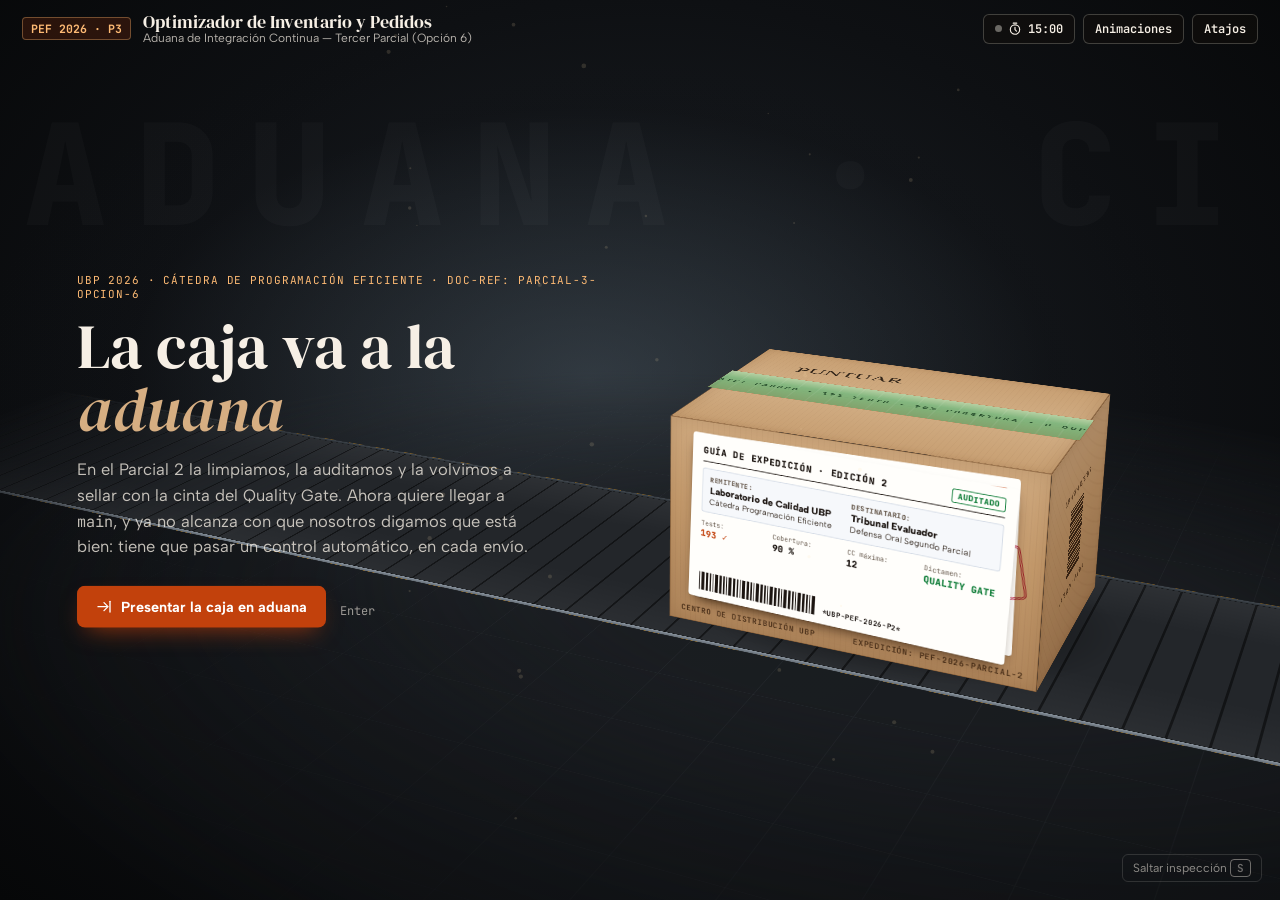
<file: docs/presentation-parcial-3/index.html>
<!DOCTYPE html>
<html lang="es">
<head>
  <meta charset="UTF-8">
  <meta name="viewport" content="width=device-width, initial-scale=1.0">
  <title>Aduana de Integración Continua — Tercer Parcial PEF (Opción 6)</title>
  <meta name="description" content="Defensa oral interactiva del Tercer Parcial de Programación Eficiente (Opción 6, UBP 2026): la caja re-despachada en el Parcial 2 pasa por la aduana de Integración Continua, con 7 puestos que representan las 7 etapas del pipeline.">
  <link rel="icon" href="data:image/svg+xml,<svg xmlns=%22http://www.w3.org/2000/svg%22 viewBox=%220 0 100 100%22><text y=%22.9em%22 font-size=%2290%22>🛃</text></svg>">
  <link rel="preconnect" href="https://fonts.googleapis.com">
  <link rel="preconnect" href="https://fonts.gstatic.com" crossorigin>
  <link href="https://fonts.googleapis.com/css2?family=Albert+Sans:wght@400;500;600;700;800&family=Caveat:wght@600;700&family=DM+Serif+Display:ital@0;1&family=JetBrains+Mono:wght@400;500;600;700&family=Permanent+Marker&display=swap" rel="stylesheet">
  <link rel="stylesheet" href="styles.css">
  <script>
    try {
      if (sessionStorage.getItem('pef3-force-motion') !== '0') {
        document.documentElement.classList.add('force-motion');
      }
    } catch (e) {}
  </script>
</head>
<body class="theme-dark state-intro">

  <canvas id="fx-canvas" aria-hidden="true"></canvas>

  <!-- ===================== Barra superior ===================== -->
  <header class="topbar" id="topbar">
    <div class="brand">
      <span class="brand-badge">PEF 2026 · P3</span>
      <div class="brand-text">
        <strong>Optimizador de Inventario y Pedidos</strong>
        <span id="brand-sub">Aduana de Integración Continua — Tercer Parcial (Opción 6)</span>
      </div>
    </div>
    <ol class="ritual-steps" id="ritual-steps" aria-label="Etapas">
      <li data-step="intro">Presentación</li>
      <li data-step="aduana">Inspección</li>
      <li data-step="hub">Informe</li>
      <li data-step="final">Despacho</li>
    </ol>
    <div class="top-actions">
      <button type="button" class="chip-btn" id="btn-timer" title="Cronómetro (T)">
        <span class="dot" aria-hidden="true"></span>
        <svg width="14" height="14" viewBox="0 0 24 24" fill="none" stroke="currentColor" stroke-width="2" stroke-linecap="round" aria-hidden="true"><circle cx="12" cy="13" r="8"/><path d="M12 9v4l2.5 2.5"/><path d="M9 2h6"/></svg>
        <span id="timer-display">15:00</span>
      </button>
      <button type="button" class="chip-btn" id="btn-motion" title="Forzar / respetar animaciones (M)"><span id="motion-label">Animaciones</span></button>
      <button type="button" class="chip-btn" id="btn-help" title="Atajos (H)">Atajos</button>
    </div>
  </header>

  <!-- ===================== ESCENA 3D: ADUANA ===================== -->
  <section class="box-scene aduana" id="box-scene" aria-label="Aduana de Integración Continua">
    <div class="spotlight" aria-hidden="true"></div>
    <div class="scene3d" id="scene3d">
      <div class="rig" id="rig">
        <div class="mat-plane" aria-hidden="true"></div>
        <div class="belt-plane" id="belt" aria-hidden="true"><div class="belt-rail l"></div><div class="belt-rail r"></div></div>

        <div class="box" id="box">
          <div class="box-shadow" aria-hidden="true"></div>
          <div class="face f-bottom kraft"></div>

          <div class="face f-front kraft">
            <div class="front-brand">
              <span>CENTRO DE DISTRIBUCIÓN UBP</span>
              <span id="front-batch">EXPEDICIÓN: PEF-2026-PARCIAL-2</span>
            </div>
            <div class="ship-label label-p1">
              <div class="label-header"><span class="label-title">GUÍA OFICIAL DE EXPEDICIÓN</span><span class="label-badge">PRIORIDAD A1</span></div>
              <div class="label-routing">
                <div><span class="rc-tag">REMITENTE:</span><strong>Laboratorio Algorítmico UBP</strong><span>Cátedra Programación Eficiente</span></div>
                <div><span class="rc-tag">DESTINATARIO:</span><strong>Tribunal Evaluador</strong><span>Defensa Oral Primer Parcial</span></div>
              </div>
              <div class="label-kpis">
                <div><span>Aceleración:</span><strong class="hl">718.3x</strong></div>
                <div><span>Catálogo:</span><strong>10.000 SKUs</strong></div>
                <div><span>Búsqueda:</span><strong>O(1) Hash</strong></div>
                <div><span>Dictamen:</span><strong class="ok">DESPACHADO</strong></div>
              </div>
              <div class="label-foot"><div class="barcode" aria-hidden="true"></div><span class="barcode-text">*UBP-PEF-2026-718X*</span></div>
            </div>
            <div class="recv-stamp static" aria-hidden="true">
              <span class="rs-top">LAB. DE CALIDAD UBP</span><strong>RECIBIDO</strong><span class="rs-bot">AUDITORÍA · PARCIAL 2</span>
            </div>
            <div class="ship-label label-p2 static">
              <div class="label-header"><span class="label-title">GUÍA DE EXPEDICIÓN · EDICIÓN 2</span><span class="label-badge green">AUDITADO</span></div>
              <div class="label-routing">
                <div><span class="rc-tag">REMITENTE:</span><strong>Laboratorio de Calidad UBP</strong><span>Cátedra Programación Eficiente</span></div>
                <div><span class="rc-tag">DESTINATARIO:</span><strong>Tribunal Evaluador</strong><span>Defensa Oral Segundo Parcial</span></div>
              </div>
              <div class="label-kpis">
                <div><span>Tests:</span><strong class="hl">193 ✓</strong></div>
                <div><span>Cobertura:</span><strong>90 %</strong></div>
                <div><span>CC máxima:</span><strong>12</strong></div>
                <div><span>Dictamen:</span><strong class="ok">QUALITY GATE</strong></div>
              </div>
              <div class="label-foot"><div class="barcode" aria-hidden="true"></div><span class="barcode-text">*UBP-PEF-2026-P2*</span></div>
            </div>
            <!-- Sello que pone la aduana al liberar la caja -->
            <div class="customs-stamp" id="customs-stamp" aria-hidden="true">
              <span>ADUANA CI · UBP</span><strong>LIBERADO</strong><span>CANAL VERDE · 7 / 7</span>
            </div>
          </div>

          <div class="face f-back kraft"><span class="back-print">PEF 2026 · UBP</span></div>
          <div class="face f-left kraft"><div class="hand-slot" aria-hidden="true"></div><span class="side-arrows" aria-hidden="true">↑↑</span></div>
          <div class="face f-right kraft">
            <div class="side-spec">UBP-COR-LOGISTICS</div>
            <div class="side-barcode" aria-hidden="true"></div>
            <div class="side-spec">LATENCIA: 0.05ms</div>
            <!-- Ticket de ingreso a la aduana -->
            <div class="ingreso-ticket" id="ingreso-ticket" aria-hidden="true">
              <span>ADUANA CI · INGRESO</span><b>push → main</b><span class="tk-bar"></span><span>PEF-2026-P3</span>
            </div>
            <!-- Precinto de dependencias -->
            <div class="precinto" id="precinto" aria-hidden="true"><i></i><b>uv.lock</b><span>N° 0042</span></div>
          </div>

          <!-- Solapas cerradas -->
          <div class="hinge h-left"><div class="flap flap-minor"><div class="flap-out kraft"></div><div class="flap-in kraft-in"></div></div></div>
          <div class="hinge h-right"><div class="flap flap-minor"><div class="flap-out kraft"></div><div class="flap-in kraft-in"></div></div></div>
          <div class="hinge h-front"><div class="flap flap-major">
            <div class="flap-out kraft">
              <div class="grade-seal" id="seal-p2" hidden>
                <svg class="seal-ring" viewBox="0 0 160 160" aria-hidden="true">
                  <circle cx="80" cy="80" r="74" fill="none" stroke="currentColor" stroke-width="2.4"/>
                  <circle cx="80" cy="80" r="67" fill="none" stroke="currentColor" stroke-width="1.1" stroke-dasharray="3 4"/>
                  <circle cx="80" cy="80" r="44" fill="none" stroke="currentColor" stroke-width="1.4"/>
                  <path id="arc-top-p2" d="M24 80 A56 56 0 0 1 136 80" fill="none"/>
                  <path id="arc-bot-p2" d="M28 84 A52 52 0 0 0 132 84" fill="none"/>
                  <text class="seal-arc"><textPath href="#arc-top-p2" startOffset="50%" text-anchor="middle">TRIBUNAL EVALUADOR</textPath></text>
                  <text class="seal-arc"><textPath href="#arc-bot-p2" startOffset="50%" text-anchor="middle">PARCIAL 2 · PEF 2026</textPath></text>
                </svg>
                <div class="seal-core"><span>NOTA</span><strong id="seal-p2-score">—</strong></div>
              </div>
              <div class="grade-seal" id="seal-p3" hidden>
                <svg class="seal-ring" viewBox="0 0 160 160" aria-hidden="true">
                  <circle cx="80" cy="80" r="74" fill="none" stroke="currentColor" stroke-width="2.4"/>
                  <circle cx="80" cy="80" r="67" fill="none" stroke="currentColor" stroke-width="1.1" stroke-dasharray="3 4"/>
                  <circle cx="80" cy="80" r="44" fill="none" stroke="currentColor" stroke-width="1.4"/>
                  <path id="arc-top-p3" d="M24 80 A56 56 0 0 1 136 80" fill="none"/>
                  <path id="arc-bot-p3" d="M28 84 A52 52 0 0 0 132 84" fill="none"/>
                  <text class="seal-arc"><textPath href="#arc-top-p3" startOffset="50%" text-anchor="middle">TRIBUNAL EVALUADOR</textPath></text>
                  <text class="seal-arc"><textPath href="#arc-bot-p3" startOffset="50%" text-anchor="middle">PARCIAL 3 · PEF 2026</textPath></text>
                </svg>
                <div class="seal-core"><span>NOTA</span><strong id="seal-p3-score">—</strong></div>
              </div>
            </div>
            <div class="flap-in kraft-in"></div>
          </div></div>
          <div class="hinge h-back"><div class="flap flap-major">
            <div class="flap-out kraft">
              <span class="lid-marker">PUNTUAR</span>
              <div class="grade-seal seal-p1" id="seal-p1" hidden>
                <svg class="seal-ring" viewBox="0 0 160 160" aria-hidden="true">
                  <circle cx="80" cy="80" r="74" fill="none" stroke="currentColor" stroke-width="2.4"/>
                  <circle cx="80" cy="80" r="67" fill="none" stroke="currentColor" stroke-width="1.1" stroke-dasharray="3 4"/>
                  <circle cx="80" cy="80" r="44" fill="none" stroke="currentColor" stroke-width="1.4"/>
                  <path id="arc-top-p1" d="M24 80 A56 56 0 0 1 136 80" fill="none"/>
                  <path id="arc-bot-p1" d="M28 84 A52 52 0 0 0 132 84" fill="none"/>
                  <text class="seal-arc"><textPath href="#arc-top-p1" startOffset="50%" text-anchor="middle">TRIBUNAL EVALUADOR</textPath></text>
                  <text class="seal-arc"><textPath href="#arc-bot-p1" startOffset="50%" text-anchor="middle">UBP · PEF 2026</textPath></text>
                </svg>
                <div class="seal-core"><span>NOTA</span><strong id="seal-p1-score">—</strong></div>
              </div>
            </div>
            <div class="flap-in kraft-in"></div>
          </div></div>

          <!-- Láser 3D de rayos X: un plano de luz que recorre la caja y dibuja su perfil -->
          <div class="laser" aria-hidden="true"><div class="laser-plane"><i class="laser-fan"></i><i class="laser-profile"></i><i class="laser-dot"></i></div><i class="laser-face lf-front"></i><i class="laser-face lf-top"></i><i class="laser-face lf-back"></i></div>

          <div class="top-plane tape-plane">
            <div class="tape-whole p2" id="tape-whole"><div class="tape-inner"><span class="tape-text" data-tape-text></span></div></div>
          </div>
        </div>

        <!-- Arco del puesto de inspección (3D: misma perspectiva que la caja) -->
        <div class="portal" id="portal" aria-hidden="true">
          <div class="portal-curtain"></div>
          <div class="cub pil pil-f"><i class="fz"></i><i class="bz"></i><i class="rx"></i><i class="lx"></i><i class="ty"></i><i class="by"></i></div>
          <div class="cub pil pil-b"><i class="fz"></i><i class="bz"></i><i class="rx"></i><i class="lx"></i><i class="ty"></i><i class="by"></i></div>
          <div class="cub rail"><i class="fz"></i><i class="bz"></i><i class="rx"></i><i class="lx"></i><i class="ty"></i><i class="by"></i></div>
          <div class="cub beam"><i class="fz"></i><i class="bz"></i><i class="rx"></i><i class="lx"></i><i class="ty"></i><i class="by"></i></div>
          <div class="portal-sign"><span class="portal-led" id="portal-led"></span><span id="portal-name">PUESTO 1 · INGRESO</span></div>
        </div>
      </div>
    </div>

    <!-- Efectos de cada puesto (se posicionan sobre la caja) -->
    <div class="efx" id="efx" aria-hidden="true"></div>

    <!-- Objetos de la oficina de aduana -->
    <div class="items-layer" id="items-layer"></div>

    <!-- Portada -->
    <div class="intro-card" id="intro-card">
      <p class="eyebrow">UBP 2026 · Cátedra de Programación Eficiente · DOC-REF: PARCIAL-3-OPCION-6</p>
      <h1>La caja va a la <em>aduana</em></h1>
      <p class="lead">En el Parcial 2 la limpiamos, la auditamos y la volvimos a sellar con la cinta del Quality Gate. Ahora quiere llegar a <code>main</code>, y ya no alcanza con que nosotros digamos que está bien: tiene que pasar un control automático, en cada envío.</p>
      <button type="button" class="btn btn-accent" id="btn-receive">
        <svg width="16" height="16" viewBox="0 0 24 24" fill="none" stroke="currentColor" stroke-width="2" stroke-linecap="round" stroke-linejoin="round" aria-hidden="true"><path d="M3 12h13"/><path d="m12 6 6 6-6 6"/><path d="M21 4v16"/></svg>
        Presentar la caja en aduana
      </button>
      <span class="kbd-hint">Enter</span>
    </div>

    <!-- Panel del puesto -->
    <aside class="station-panel" id="station-panel" aria-live="polite">
      <p class="sp-eyebrow" id="sp-eyebrow">Etapa 1</p>
      <h2 id="sp-title">Ingreso</h2>
      <ul class="sp-checks" id="sp-checks"></ul>
      <p class="sp-foot">Resultados obtenidos al correr los controles sobre el tag <code>parcial-3</code>.</p>
      <div class="sp-actions">
        <button type="button" class="btn btn-accent" id="btn-next-station">Siguiente puesto <kbd>Enter</kbd></button>
        <button type="button" class="btn btn-ghost-dark" id="btn-run-all">Correr toda la cinta <kbd>A</kbd></button>
      </div>
    </aside>

    <!-- Recorrido del pipeline -->
    <nav class="track" id="track" aria-label="Etapas del pipeline"></nav>

    <div class="hub-hud" id="hub-hud" hidden>
      <div class="hub-title">
        <p class="eyebrow">Oficina de aduana · informe de inspección</p>
        <h2>12 documentos del control</h2>
        <p>Elegí uno o recorré el informe en orden.</p>
      </div>
      <div class="hub-actions">
        <button type="button" class="btn btn-accent" id="btn-start">Abrir el informe <kbd>→</kbd></button>
        <button type="button" class="btn btn-ghost-dark" id="btn-despachar-hub">Despachar a main <kbd>P</kbd></button>
      </div>
    </div>

    <div class="final-hud" id="final-hud" hidden>
      <p class="final-msg" id="final-msg">Caja despachada a main · tag parcial-3</p>
      <div class="final-actions">
        <button type="button" class="btn-marker" id="btn-puntuar">PUNTUAR</button>
        <button type="button" class="btn btn-ghost-dark" id="btn-reopen">Volver a la oficina <kbd>R</kbd></button>
      </div>
      <div class="grade-dock" id="grade-dock" hidden>
        <p>Elegí la nota del tribunal y sellá la caja</p>
        <div class="grade-pads" id="grade-pads" role="group" aria-label="Nota del 1 al 10"></div>
        <div class="grade-actions">
          <button type="button" class="btn btn-accent" id="btn-seal" disabled>Sellar caja</button>
          <button type="button" class="btn btn-ghost-dark" id="btn-grade-cancel">Volver</button>
        </div>
      </div>
      <p class="orbit-hint">Arrastrá la caja para rotarla</p>
    </div>

    <!-- Destino final de la caja -->
    <div class="destino" id="destino" hidden>
      <p class="eyebrow">Destino final · rama main · tag parcial-3</p>
      <h2>La caja llegó a <em>main</em></h2>
      <p class="dest-lead">Tres parciales, la misma caja: la empaquetamos, la auditamos y ahora pasó la aduana. Queda guardada en el depósito de producción y cada cambio nuevo vuelve a pasar por la misma cinta.</p>
      <div class="ruta" id="ruta">
        <span class="ruta-line"><i id="ruta-fill"></i></span>
        <div class="ruta-st"><span class="rs-dot">P1</span><b>Empaque</b><span>Laboratorio Algorítmico</span><em>búsqueda O(1) · 718× más rápido</em></div>
        <div class="ruta-st"><span class="rs-dot">P2</span><b>Auditoría</b><span>Laboratorio de Calidad</span><em>193 tests · 90 % · Quality Gate</em></div>
        <div class="ruta-st"><span class="rs-dot">P3</span><b>Aduana CI</b><span>7 puestos · 15 controles</span><em>canal verde · 7 / 7</em></div>
        <div class="ruta-st final"><span class="rs-dot">main</span><b>Depósito de producción</b><span>tag <code>parcial-3</code></span><em>docs publicadas en GitHub Pages</em></div>
        <span class="ruta-box" id="ruta-box" aria-hidden="true"></span>
      </div>
      <div class="dest-foot">
        <div class="dest-notas" id="dest-notas"></div>
        <div class="dest-stamp" id="dest-stamp"><span>DEPÓSITO MAIN · UBP</span><strong>ENTREGADO</strong><span>PEF 2026 · PARCIAL 3</span></div>
      </div>
      <div class="dest-actions">
        <button type="button" class="btn btn-ghost-dark" id="btn-dest-replay">Ver el recorrido otra vez</button>
        <button type="button" class="btn btn-accent" id="btn-dest-back">Volver a la oficina para preguntas <kbd>R</kbd></button>
      </div>
    </div>

    <button type="button" class="skip-btn" id="btn-skip" title="Saltar directo a la oficina (S)">Saltar inspección <kbd>S</kbd></button>
  </section>

  <div class="rubber-stamp" id="rubber-stamp" aria-hidden="true"></div>

  <!-- ===================== ESCENA 2D: INFORME ===================== -->
  <section class="slides-scene" id="slides-scene" aria-label="Informe de aduana" hidden>
    <div class="desk" id="desk"></div>
    <nav class="dock" id="dock" aria-label="Navegación del informe">
      <button type="button" class="dock-btn" id="btn-prev" aria-label="Anterior">
        <svg width="16" height="16" viewBox="0 0 24 24" fill="none" stroke="currentColor" stroke-width="2.2" stroke-linecap="round" stroke-linejoin="round" aria-hidden="true"><path d="M19 12H5"/><path d="m12 19-7-7 7-7"/></svg>
        Anterior
      </button>
      <div class="dock-strip" id="dock-strip"></div>
      <button type="button" class="dock-btn dock-next" id="btn-next" aria-label="Siguiente">
        Siguiente
        <svg width="16" height="16" viewBox="0 0 24 24" fill="none" stroke="currentColor" stroke-width="2.2" stroke-linecap="round" stroke-linejoin="round" aria-hidden="true"><path d="M5 12h14"/><path d="m12 5 7 7-7 7"/></svg>
      </button>
      <span class="dock-sep" aria-hidden="true"></span>
      <button type="button" class="dock-btn" id="btn-hub" title="Volver a la oficina (Esc)">Oficina <kbd>Esc</kbd></button>
      <button type="button" class="dock-btn" id="btn-notes" title="Notas de orador (N)">Notas <kbd>N</kbd></button>
      <button type="button" class="dock-btn" id="btn-full" title="Pantalla completa (F)">⛶</button>
    </nav>
  </section>

  <aside class="notes-panel" id="notes-panel" hidden>
    <div class="notes-head"><strong>Guía para el orador</strong><button type="button" class="icon-btn" id="btn-notes-close" aria-label="Cerrar notas">✕</button></div>
    <div class="notes-body" id="notes-body"></div>
  </aside>

  <div class="modal" id="help-modal" hidden>
    <div class="modal-card" role="dialog" aria-modal="true" aria-labelledby="help-title">
      <div class="notes-head"><strong id="help-title">Atajos de teclado</strong><button type="button" class="icon-btn" id="btn-help-close" aria-label="Cerrar">✕</button></div>
      <table class="help-table">
        <tr><td><kbd>Enter</kbd></td><td>Presentar la caja / pasar al puesto siguiente</td></tr>
        <tr><td><kbd>A</kbd></td><td>Correr toda la cinta (los 7 puestos seguidos)</td></tr>
        <tr><td><kbd>S</kbd></td><td>Saltar la inspección e ir a la oficina</td></tr>
        <tr><td><kbd>→</kbd> <kbd>Espacio</kbd></td><td>Lámina siguiente</td></tr>
        <tr><td><kbd>←</kbd></td><td>Lámina anterior</td></tr>
        <tr><td><kbd>Esc</kbd></td><td>Volver a la oficina de aduana</td></tr>
        <tr><td><kbd>P</kbd></td><td>Despachar la caja a main</td></tr>
        <tr><td><kbd>R</kbd></td><td>Volver a la oficina para preguntas</td></tr>
        <tr><td><kbd>N</kbd></td><td>Notas de orador</td></tr>
        <tr><td><kbd>T</kbd></td><td>Iniciar / pausar el cronómetro (15 min)</td></tr>
        <tr><td><kbd>M</kbd></td><td>Forzar / respetar animaciones</td></tr>
        <tr><td><kbd>F</kbd></td><td>Pantalla completa</td></tr>
        <tr><td><kbd>H</kbd> <kbd>?</kbd></td><td>Esta ayuda</td></tr>
      </table>
      <p class="help-foot">Parámetros opcionales: <code>index.html?notaP1=9&amp;notaP2=10</code> muestran en la tapa los sellos con las notas de los parciales anteriores.</p>
    </div>
  </div>

  <script src="contenido.js"></script>
  <script src="app.js"></script>
</body>
</html>
</file>
<file: docs/presentation-final/styles.css>
/* ==========================================================================
   PRESENTACIÓN INTERACTIVA — PROYECTO FINAL PEF (OPCIÓN 6)
   "Entrega en destino": la caja que viajó P1 → P2 → P3 llega al Centro de
   Distribución. La recibe el operario PRD-01 (el subsistema src/ia/), que la
   lee, la descarga, la abre y al final la deja en el estante.
   Misma identidad que los parciales (papel, kraft, tinta terracota) + la
   paleta del operario: grafito, ámbar de seguridad y luz de escáner.
   ========================================================================== */

:root {
  /* Papel y tinta (mismas fichas que los parciales) */
  --paper: #FFFEFB;
  --paper-desk: #F3EFE6;
  --paper-line: #E7E0D2;
  --paper-line-strong: #D6CCB8;
  --ink: #1B1410;
  --ink-2: #3D3229;
  --ink-3: #6B5E52;
  --ink-inv: #F6EFE5;

  --terracotta: #C2410C;
  --terracotta-bg: #FFF4EC;
  --sage: #15803D;
  --sage-bg: #EFFAF2;
  --blueprint: #1D4ED8;
  --blueprint-bg: #EEF3FF;
  --amber: #B45309;
  --amber-bg: #FFF8E6;
  --crimson: #BE123C;
  --crimson-bg: #FFF1F3;

  /* Kraft */
  --kraft: #C49A6C;
  --kraft-dark: #8D5F38;
  --kraft-light: #D6AE82;

  /* Operario PRD-01 */
  --graphite: #2A2E35;
  --graphite-2: #3A3F48;
  --graphite-3: #565C67;
  --safety: #F2A516;
  --safety-dark: #B97A06;
  --lens: #5BD2F0;
  --lens-deep: #0E7490;

  /* Muelle de noche */
  --night: #0C0D10;
  --night-2: #14161B;

  --font-serif: 'DM Serif Display', Georgia, Cambria, serif;
  --font-sans: 'Albert Sans', -apple-system, BlinkMacSystemFont, 'Segoe UI', Roboto, sans-serif;
  --font-mono: 'JetBrains Mono', 'Cascadia Code', Consolas, monospace;
  --font-hand: 'Caveat', 'Segoe Print', cursive;
  --font-marker: 'Permanent Marker', 'Segoe Print', cursive;
  --font-stencil: 'Saira Stencil One', 'Arial Black', Impact, sans-serif;

  --ease-out: cubic-bezier(0.16, 1, 0.3, 1);
  --ease-spring: cubic-bezier(0.34, 1.36, 0.64, 1);
  --shadow-sheet: 0 1px 0 rgba(255, 255, 255, 0.8) inset, 0 18px 40px -18px rgba(60, 40, 20, 0.35), 0 2px 6px rgba(60, 40, 20, 0.08);
}

*, *::before, *::after { margin: 0; padding: 0; box-sizing: border-box; }

html { color-scheme: dark; font-size: 16px; -webkit-font-smoothing: antialiased; }

body {
  font-family: var(--font-sans);
  height: 100vh;
  overflow: hidden;
  background: var(--night);
  color: var(--ink-inv);
  user-select: none;
}

[hidden] { display: none !important; }

button { font: inherit; color: inherit; background: none; border: 0; cursor: pointer; }
code { font-family: var(--font-mono); font-size: 0.92em; }
kbd {
  font-family: var(--font-mono);
  font-size: 11px;
  font-weight: 600;
  padding: 1px 6px;
  border-radius: 4px;
  border: 1px solid currentColor;
  opacity: 0.75;
}
:focus-visible { outline: 2px solid var(--safety); outline-offset: 2px; }

#fx-canvas { position: fixed; inset: 0; z-index: 40; pointer-events: none; }

/* ==========================================================================
   Barra superior
   ========================================================================== */
.topbar {
  position: fixed;
  inset: 0 0 auto 0;
  height: 58px;
  z-index: 60;
  display: flex;
  align-items: center;
  justify-content: space-between;
  gap: 16px;
  padding: 0 22px;
  color: var(--ink-inv);
  background: rgba(12, 13, 16, 0.86);
  backdrop-filter: blur(6px);
  border-bottom: 1px solid rgba(246, 239, 229, 0.06);
  transition: background-color 0.5s ease, color 0.5s ease, border-color 0.5s ease;
}
.mode-slides .topbar { color: var(--ink); background: rgba(255, 254, 251, 0.94); border-bottom-color: var(--paper-line); backdrop-filter: blur(6px); }

.brand { display: flex; align-items: center; gap: 12px; min-width: 0; }
.brand-badge {
  font-family: var(--font-mono);
  font-size: 11.5px;
  font-weight: 700;
  color: var(--safety);
  background: rgba(242, 165, 22, 0.12);
  border: 1px solid rgba(242, 165, 22, 0.4);
  padding: 3px 8px;
  border-radius: 4px;
  white-space: nowrap;
}
.mode-slides .brand-badge { color: var(--amber); background: var(--amber-bg); border-color: #FDE68A; }
.brand-text { display: flex; flex-direction: column; min-width: 0; }
.brand-text strong { font-family: var(--font-serif); font-weight: 400; font-size: 18px; line-height: 1.1; white-space: nowrap; }
.brand-text span { font-size: 12px; opacity: 0.72; white-space: nowrap; overflow: hidden; text-overflow: ellipsis; }

.ritual-steps { display: flex; gap: 4px; list-style: none; font-size: 12px; font-weight: 600; }
.ritual-steps li {
  padding: 5px 11px;
  border-radius: 999px;
  opacity: 0.45;
  border: 1px solid transparent;
  white-space: nowrap;
  transition: opacity 0.3s ease, border-color 0.3s ease, background-color 0.3s ease;
}
.ritual-steps li.done { opacity: 0.75; }
.ritual-steps li.done::before { content: '✓ '; color: #4ADE80; }
.ritual-steps li.on { opacity: 1; border-color: rgba(242, 165, 22, 0.55); background: rgba(242, 165, 22, 0.1); }
.mode-slides .ritual-steps li.on { border-color: #FDBA74; background: var(--terracotta-bg); }

.top-actions { display: flex; gap: 6px; }
.chip-btn {
  display: inline-flex;
  align-items: center;
  gap: 6px;
  padding: 6px 10px;
  border-radius: 7px;
  font-family: var(--font-mono);
  font-size: 12px;
  font-weight: 600;
  border: 1px solid rgba(246, 239, 229, 0.18);
}
.mode-slides .chip-btn { border-color: var(--paper-line-strong); }
.chip-btn:hover { border-color: var(--safety); }
.chip-btn .dot { width: 7px; height: 7px; border-radius: 50%; background: currentColor; opacity: 0.4; }
.chip-btn.running .dot { background: #22C55E; opacity: 1; animation: blink 1s steps(2) infinite; }
.chip-btn.warn { color: #F59E0B; }
.chip-btn.over { color: #F43F5E; }
.chip-btn.is-off { opacity: 0.6; text-decoration: line-through; }
@keyframes blink { 50% { opacity: 0.2; } }

/* ==========================================================================
   Escena del muelle (SVG)
   ========================================================================== */
.dock-scene {
  position: fixed;
  inset: 0;
  z-index: 10;
  background:
    radial-gradient(ellipse 60% 55% at 52% 30%, rgba(255, 214, 150, 0.09), transparent 70%),
    linear-gradient(180deg, #101217 0%, var(--night) 62%);
}
.stage {
  position: absolute;
  left: 50%;
  top: 58px;
  bottom: 0;
  width: min(100vw, calc((100vh - 58px) * 16 / 9));
  transform: translateX(-50%);
}
.stage > svg { width: 100%; height: 100%; display: block; overflow: visible; }

/* Texto dentro del SVG */
.svg-stencil { font-family: var(--font-stencil); letter-spacing: 0.06em; }
.svg-mono { font-family: var(--font-mono); }
.svg-hand { font-family: var(--font-hand); }

/* Estado del ojo del operario */
#eye-glow, #eye-core { transition: fill 0.35s ease, opacity 0.35s ease; }
.robot[data-eye="off"] #eye-core { fill: #1A2A30; }
.robot[data-eye="off"] #eye-glow { opacity: 0; }
.robot[data-eye="ready"] #eye-core { fill: var(--lens); }
.robot[data-eye="ready"] #eye-glow { fill: var(--lens); opacity: 0.55; }
.robot[data-eye="think"] #eye-core { fill: var(--safety); }
.robot[data-eye="think"] #eye-glow { fill: var(--safety); opacity: 0.6; animation: think 0.5s ease-in-out infinite alternate; }
.robot[data-eye="ok"] #eye-core { fill: #4ADE80; }
.robot[data-eye="ok"] #eye-glow { fill: #4ADE80; opacity: 0.6; }
.robot[data-eye="alert"] #eye-core { fill: #FB7185; }
.robot[data-eye="alert"] #eye-glow { fill: #FB7185; opacity: 0.6; }
@keyframes think { from { opacity: 0.25; } to { opacity: 0.75; } }

.beacon { transition: fill 0.3s ease; }
.robot.busy .beacon { fill: var(--safety); animation: beacon 0.9s linear infinite; }
@keyframes beacon { 50% { opacity: 0.35; } }

.belt-rollers { animation: none; }
.belt-run .belt-stripes { animation: belt 0.6s linear infinite; }
@keyframes belt { to { transform: translateX(-40px); } }

/* Pantalla de la base */
.base-screen-text { font-family: var(--font-mono); fill: var(--lens); }

/* Caja: solapas */
.box-flap-open { opacity: 0; transition: opacity 0.35s ease; }
.box-open .box-flap-open { opacity: 1; }
.box-open .box-top-closed { opacity: 0; }
.box-top-closed { transition: opacity 0.25s ease; }
.box-glow { opacity: 0; transition: opacity 0.6s ease; }
.box-open .box-glow { opacity: 1; }
.final-label { opacity: 0; transform: translateY(-18px); transition: opacity 0.3s ease, transform 0.45s var(--ease-spring); }
.has-final-label .final-label { opacity: 1; transform: none; }
.seal-on-box { opacity: 0; transform: scale(2.2); transform-origin: center; transform-box: fill-box; transition: opacity 0.2s ease, transform 0.35s cubic-bezier(0.2, 1.4, 0.4, 1); }
.sealed .seal-on-box { opacity: 1; transform: scale(1) rotate(-8deg); }

/* ==========================================================================
   Consola del operario (HUD)
   ========================================================================== */
.console {
  position: absolute;
  left: max(18px, env(safe-area-inset-left, 0px));
  top: 74px;
  z-index: 30;
  width: min(430px, calc(100vw - 36px));
  font-family: var(--font-mono);
  font-size: 12.5px;
  line-height: 1.6;
  color: #CFE9F1;
  background: rgba(10, 16, 20, 0.78);
  border: 1px solid rgba(91, 210, 240, 0.28);
  border-radius: 10px;
  box-shadow: 0 18px 40px -20px rgba(0, 0, 0, 0.8), inset 0 0 0 1px rgba(255, 255, 255, 0.02);
  backdrop-filter: blur(4px);
  overflow: hidden;
  opacity: 0;
  transform: translateY(-8px);
  transition: opacity 0.4s ease, transform 0.4s var(--ease-out);
}
.console.show { opacity: 1; transform: none; }
.console-head {
  display: flex;
  justify-content: space-between;
  align-items: center;
  gap: 10px;
  padding: 7px 12px;
  font-size: 11px;
  letter-spacing: 0.08em;
  text-transform: uppercase;
  color: var(--lens);
  border-bottom: 1px solid rgba(91, 210, 240, 0.18);
  background: rgba(91, 210, 240, 0.06);
}
.console-head .led { width: 8px; height: 8px; border-radius: 50%; background: var(--lens); box-shadow: 0 0 8px var(--lens); }
.console-body { padding: 8px 12px 10px; max-height: 210px; overflow: hidden; display: flex; flex-direction: column; justify-content: flex-end; }
.console-body p { white-space: pre-wrap; word-break: break-word; }
.console-body p::before { content: '› '; color: rgba(91, 210, 240, 0.55); }
.console-body .c-dim { color: rgba(207, 233, 241, 0.55); }
.console-body .c-ok { color: #86EFAC; }
.console-body .c-warn { color: #FCD34D; }
.console-body .c-bad { color: #FDA4AF; }
.console-body .c-key { color: var(--safety); }
.console-body .cursor { display: inline-block; width: 7px; height: 13px; background: var(--lens); vertical-align: -2px; animation: blink 0.9s steps(2) infinite; }

/* ==========================================================================
   Portada
   ========================================================================== */
.intro-card {
  position: absolute;
  padding: 26px 28px 28px;
  border-radius: 14px;
  background: linear-gradient(135deg, rgba(10, 11, 14, 0.9), rgba(10, 11, 14, 0.72));
  border: 1px solid rgba(246, 239, 229, 0.08);
  box-shadow: 0 30px 60px -30px rgba(0, 0, 0, 0.9);
  backdrop-filter: blur(5px);
  left: max(4vw, env(safe-area-inset-left, 0px));
  top: 50%;
  transform: translateY(-50%);
  z-index: 30;
  width: min(560px, calc(100vw - 40px));
  transition: opacity 0.6s ease, transform 0.6s var(--ease-out);
}
.intro-card.gone { opacity: 0; transform: translate(-40px, -50%); pointer-events: none; }
.eyebrow { font-family: var(--font-mono); font-size: 11px; letter-spacing: 0.08em; text-transform: uppercase; color: var(--safety); }
.intro-card h1 { font-family: var(--font-serif); font-weight: 400; font-size: clamp(40px, 5.4vw, 70px); line-height: 1; margin: 14px 0 18px; text-wrap: balance; }
.intro-card h1 em { color: var(--kraft-light); }
.intro-card .lead { font-size: 17px; line-height: 1.55; color: rgba(246, 239, 229, 0.8); margin-bottom: 26px; max-width: 480px; }
.intro-card .lead b { color: var(--ink-inv); font-weight: 600; }
.trail { display: flex; flex-wrap: wrap; gap: 8px; margin-bottom: 26px; }
.trail span {
  font-family: var(--font-mono);
  font-size: 11.5px;
  padding: 4px 9px;
  border-radius: 4px;
  border: 1px dashed rgba(214, 174, 130, 0.5);
  color: var(--kraft-light);
}
.trail span.next { border-style: solid; border-color: var(--safety); color: var(--safety); }
.kbd-hint { margin-left: 10px; font-family: var(--font-mono); font-size: 12px; opacity: 0.55; }

.btn {
  display: inline-flex;
  align-items: center;
  gap: 9px;
  padding: 11px 18px;
  border-radius: 9px;
  font-size: 14.5px;
  font-weight: 700;
  border: 1px solid transparent;
  transition: background-color 0.2s ease, transform 0.15s ease, border-color 0.2s ease;
  white-space: nowrap;
}
.btn:active { transform: translateY(1px); }
.btn:disabled { opacity: 0.45; cursor: not-allowed; }
.btn-accent { background: var(--safety); color: #1B1306; box-shadow: 0 10px 24px -10px rgba(242, 165, 22, 0.7); }
.btn-accent:hover { background: #FFB929; }
.btn-ghost-dark { background: rgba(20, 22, 27, 0.7); color: var(--ink-inv); border-color: rgba(246, 239, 229, 0.22); }
.btn-ghost-dark:hover { background: rgba(40, 44, 52, 0.9); }
.btn kbd, .dock-btn kbd { font-family: var(--font-mono); font-size: 10.5px; padding: 1px 5px; border-radius: 4px; background: rgba(255, 255, 255, 0.16); border: 0; opacity: 1; }
.btn-accent kbd { background: rgba(0, 0, 0, 0.12); }
.btn-marker { font-family: var(--font-marker); font-size: 30px; color: #FFF7ED; transform: rotate(-4deg); text-shadow: 0 2px 0 rgba(0, 0, 0, 0.5); transition: transform 0.2s var(--ease-spring); }
.btn-marker:hover { transform: rotate(-6deg) scale(1.08); }

/* ==========================================================================
   Panel de la maniobra (derecha)
   ========================================================================== */
.step-panel {
  position: absolute;
  right: max(18px, env(safe-area-inset-right, 0px));
  bottom: 22px;
  z-index: 30;
  width: min(390px, calc(100vw - 36px));
  padding: 18px 20px 16px;
  border-radius: 12px;
  background: rgba(16, 18, 22, 0.86);
  border: 1px solid rgba(246, 239, 229, 0.12);
  box-shadow: 0 24px 50px -24px rgba(0, 0, 0, 0.9);
  backdrop-filter: blur(6px);
  opacity: 0;
  transform: translateY(14px);
  pointer-events: none;
  transition: opacity 0.4s ease, transform 0.45s var(--ease-out);
}
.step-panel.show { opacity: 1; transform: none; pointer-events: auto; }
.sp-eyebrow { font-family: var(--font-mono); font-size: 11px; letter-spacing: 0.08em; text-transform: uppercase; color: var(--safety); }
.step-panel h2 { font-family: var(--font-serif); font-weight: 400; font-size: 27px; line-height: 1.05; margin: 5px 0 10px; text-wrap: balance; }
.sp-text { font-size: 14.5px; line-height: 1.5; color: rgba(246, 239, 229, 0.82); }
.sp-text code { color: var(--kraft-light); }
.sp-text b { color: var(--ink-inv); }
.sp-src { margin-top: 10px; font-family: var(--font-mono); font-size: 11px; color: rgba(246, 239, 229, 0.5); }
.sp-actions { display: flex; flex-wrap: wrap; gap: 8px; margin-top: 14px; }

.maneuvers { position: absolute; left: 50%; bottom: 16px; transform: translateX(-50%); z-index: 25; display: flex; gap: 6px; list-style: none; }
.maneuvers li { width: 30px; height: 4px; border-radius: 2px; background: rgba(246, 239, 229, 0.16); transition: background-color 0.3s ease; }
.maneuvers li.done { background: rgba(242, 165, 22, 0.55); }
.maneuvers li.on { background: var(--safety); }

.skip-btn { position: absolute; left: max(18px, env(safe-area-inset-left, 0px)); bottom: 18px; z-index: 30; font-size: 12.5px; font-weight: 600; color: rgba(246, 239, 229, 0.55); padding: 6px 10px; border-radius: 6px; }
.skip-btn:hover { color: var(--ink-inv); background: rgba(255, 255, 255, 0.06); }

/* ==========================================================================
   Mesa de descarga (hub): los bultos que salieron de la caja
   ========================================================================== */
.hub {
  position: absolute;
  inset: 70px 0 0 0;
  z-index: 28;
  display: grid;
  grid-template-columns: minmax(0, 500px) minmax(0, 1fr);
  align-items: end;
  gap: 24px;
  padding: 0 max(22px, env(safe-area-inset-right, 0px)) 24px max(22px, env(safe-area-inset-left, 0px));
  pointer-events: none;
}
.hub > * { pointer-events: auto; }
/* El manifiesto va a la izquierda (sobre la cinta vacía) y deja ver al operario y la mesa */
.hub-title {
  order: 2;
  justify-self: end;
  max-width: 430px;
  padding: 16px 18px;
  border-radius: 12px;
  background: rgba(16, 18, 22, 0.86);
  border: 1px solid rgba(246, 239, 229, 0.12);
  backdrop-filter: blur(6px);
}
.manifest { order: 1; }
.hub-title h2 { font-family: var(--font-serif); font-weight: 400; font-size: clamp(28px, 3vw, 40px); line-height: 1.04; margin: 6px 0 8px; text-wrap: balance; }
.hub-title p { font-size: 14.5px; color: rgba(246, 239, 229, 0.75); max-width: 520px; line-height: 1.5; }
.hub-actions { display: flex; flex-wrap: wrap; gap: 8px; margin-top: 14px; }
.manifest {
  background: var(--paper);
  color: var(--ink);
  border-radius: 10px;
  box-shadow: 0 30px 60px -30px rgba(0, 0, 0, 0.9);
  overflow: hidden;
  max-height: calc(100vh - 120px);
  display: flex;
  flex-direction: column;
}
.manifest-head { display: flex; justify-content: space-between; align-items: baseline; gap: 12px; padding: 12px 16px 10px; border-bottom: 2px solid var(--ink); }
.manifest-head b { font-family: var(--font-mono); font-size: 12px; letter-spacing: 0.08em; }
.manifest-head span { font-family: var(--font-mono); font-size: 11px; color: var(--ink-3); }
.manifest ol { list-style: none; overflow: auto; }
.mf-row {
  display: grid;
  grid-template-columns: 44px 70px minmax(0, 1fr) auto;
  gap: 10px;
  align-items: center;
  width: 100%;
  text-align: left;
  padding: 7px 16px;
  border-bottom: 1px solid var(--paper-line);
  font-size: 14px;
  opacity: 0;
  transform: translateX(14px);
  animation: mf-in 0.45s var(--ease-out) forwards;
  animation-delay: calc(var(--i) * 70ms + 200ms);
}
@keyframes mf-in { to { opacity: 1; transform: none; } }
.mf-row:hover, .mf-row:focus-visible { background: var(--amber-bg); }
.mf-row svg { width: 34px; height: 34px; display: block; }
.mf-sku { font-family: var(--font-mono); font-size: 11px; color: var(--ink-3); }
.mf-name { min-width: 0; font-weight: 600; color: var(--ink); }
.mf-name small { display: block; font-weight: 400; font-size: 12px; color: var(--ink-3); white-space: nowrap; overflow: hidden; text-overflow: ellipsis; }
.mf-seen { font-family: var(--font-mono); font-size: 11px; color: var(--sage); opacity: 0; }
.mf-row.seen .mf-seen { opacity: 1; }

/* ==========================================================================
   Cierre: puntuación y destino
   ========================================================================== */
.final-hud {
  position: absolute;
  left: 50%;
  bottom: 26px;
  transform: translateX(-50%);
  z-index: 32;
  display: flex;
  flex-direction: column;
  align-items: center;
  gap: 12px;
  text-align: center;
  padding: 14px 22px;
  border-radius: 14px;
  background: rgba(12, 13, 16, 0.86);
  border: 1px solid rgba(246, 239, 229, 0.1);
  backdrop-filter: blur(5px);
}
.final-msg { font-family: var(--font-mono); font-size: 13px; letter-spacing: 0.06em; color: rgba(246, 239, 229, 0.75); }
.final-actions { display: flex; align-items: center; gap: 18px; }
.grade-dock { background: rgba(16, 18, 22, 0.92); border: 1px solid rgba(246, 239, 229, 0.14); border-radius: 12px; padding: 14px 16px; }
.grade-dock p { font-size: 13.5px; margin-bottom: 10px; color: rgba(246, 239, 229, 0.8); }
.grade-pads { display: flex; gap: 6px; justify-content: center; flex-wrap: wrap; }
.grade-pads button {
  width: 40px;
  height: 40px;
  border-radius: 8px;
  font-family: var(--font-mono);
  font-weight: 700;
  font-size: 15px;
  border: 1px solid rgba(246, 239, 229, 0.22);
}
.grade-pads button:hover { border-color: var(--safety); }
.grade-pads button.on { background: var(--safety); color: #1B1306; border-color: var(--safety); }
.grade-actions { display: flex; gap: 8px; justify-content: center; margin-top: 12px; }

.destino {
  position: absolute;
  inset: 58px 0 0 0;
  z-index: 45;
  display: flex;
  flex-direction: column;
  justify-content: center;
  gap: 18px;
  padding-block: 24px;
  padding-left: max(6vw, env(safe-area-inset-left, 0px));
  padding-right: max(6vw, env(safe-area-inset-right, 0px));
  background: radial-gradient(ellipse at 50% 20%, rgba(242, 165, 22, 0.08), transparent 60%), rgba(8, 9, 12, 0.94);
  opacity: 0;
  transition: opacity 0.6s ease;
  overflow: auto;
}
.destino.show { opacity: 1; }
.destino h2 { font-family: var(--font-serif); font-weight: 400; font-size: clamp(34px, 4.4vw, 58px); line-height: 1.02; text-wrap: balance; }
.destino h2 em { color: var(--kraft-light); }
.dest-lead { font-size: 16px; line-height: 1.55; color: rgba(246, 239, 229, 0.78); max-width: 760px; }
.ruta { position: relative; display: grid; grid-template-columns: repeat(5, minmax(0, 1fr)); gap: 12px; padding-top: 30px; margin-top: 8px; }
.ruta-line { position: absolute; left: 10%; right: 10%; top: 44px; height: 3px; background: rgba(246, 239, 229, 0.12); border-radius: 2px; }
.ruta-line i { display: block; height: 100%; width: 0; background: var(--safety); border-radius: 2px; transition: width 0.7s var(--ease-out); }
.ruta-st { position: relative; display: flex; flex-direction: column; align-items: center; gap: 6px; text-align: center; opacity: 0.4; transition: opacity 0.4s ease; }
.ruta-st.on { opacity: 1; }
.rs-dot {
  min-width: 30px;
  padding: 0 6px;
  border-radius: 15px !important;
  height: 30px;
  border-radius: 50%;
  display: grid;
  place-items: center;
  font-family: var(--font-mono);
  font-size: 10.5px;
  font-weight: 800;
  background: var(--night-2);
  border: 2px solid rgba(246, 239, 229, 0.3);
  margin-bottom: 4px;
}
.ruta-st.on .rs-dot { border-color: var(--safety); color: var(--safety); }
.ruta-st.final.on .rs-dot { background: var(--safety); color: #1B1306; }
.ruta-st b { font-size: 15px; }
.ruta-st span { font-size: 12.5px; color: rgba(246, 239, 229, 0.65); }
.ruta-st em { font-style: normal; font-family: var(--font-mono); font-size: 11.5px; color: var(--kraft-light); }
.ruta-box {
  position: absolute;
  top: 0;
  width: 34px;
  height: 26px;
  margin-left: -17px;
  border-radius: 3px;
  background: linear-gradient(180deg, var(--kraft-light), var(--kraft));
  box-shadow: inset 0 -3px 0 var(--kraft-dark);
  transition: left 0.7s var(--ease-out);
}
.ruta-box::after { content: ''; position: absolute; left: 50%; top: 0; bottom: 0; width: 6px; margin-left: -3px; background: rgba(212, 164, 90, 0.9); }
.ruta-box.hop { animation: hop 0.6s var(--ease-out); }
@keyframes hop { 40% { transform: translateY(-14px); } }
.dest-foot { display: flex; flex-wrap: wrap; align-items: center; justify-content: space-between; gap: 22px; margin-top: 6px; }
.dest-notas { display: flex; gap: 10px; flex-wrap: wrap; }
.dest-nota { display: flex; flex-direction: column; align-items: center; padding: 8px 14px; border-radius: 8px; border: 1px solid rgba(246, 239, 229, 0.18); animation: rv 0.5s var(--ease-out) both; animation-delay: calc(var(--i) * 120ms); }
.dest-nota span { font-family: var(--font-mono); font-size: 10.5px; letter-spacing: 0.08em; color: rgba(246, 239, 229, 0.6); }
.dest-nota strong { font-family: var(--font-serif); font-weight: 400; font-size: 30px; line-height: 1.1; color: var(--safety); }
.firmas { display: flex; gap: 28px; flex-wrap: wrap; }
.firma { display: flex; flex-direction: column; align-items: center; gap: 2px; min-width: 150px; }
.firma i { font-family: var(--font-hand); font-style: normal; font-size: 30px; line-height: 1; color: var(--kraft-light); }
.firma span { width: 100%; border-top: 1px solid rgba(246, 239, 229, 0.35); padding-top: 4px; font-size: 12px; text-align: center; color: rgba(246, 239, 229, 0.65); }
.dest-stamp {
  display: flex;
  flex-direction: column;
  align-items: center;
  padding: 10px 18px;
  border: 3px double #4ADE80;
  border-radius: 8px;
  color: #4ADE80;
  font-family: var(--font-mono);
  font-size: 11px;
  letter-spacing: 0.1em;
  transform: rotate(-7deg) scale(2.4);
  opacity: 0;
}
.dest-stamp strong { font-family: var(--font-stencil); font-size: 30px; letter-spacing: 0.08em; line-height: 1.1; }
.dest-stamp.in { opacity: 0.92; transform: rotate(-7deg) scale(1); transition: transform 0.35s cubic-bezier(0.2, 1.4, 0.4, 1), opacity 0.2s ease; }
.dest-actions { display: flex; flex-wrap: wrap; gap: 10px; }

/* ==========================================================================
   Escena 2D: láminas sobre el escritorio del depósito
   ========================================================================== */
.slides-scene {
  position: fixed;
  inset: 0;
  z-index: 50;
  opacity: 0;
  transition: opacity 0.5s ease;
  color: var(--ink);
  background-color: var(--paper-desk);
  background-image:
    radial-gradient(ellipse at 50% 0%, rgba(255, 255, 255, 0.75), transparent 60%),
    linear-gradient(rgba(140, 120, 90, 0.06) 1px, transparent 1px),
    linear-gradient(90deg, rgba(140, 120, 90, 0.06) 1px, transparent 1px);
  background-size: auto, 28px 28px, 28px 28px;
}
.slides-scene.show { opacity: 1; }
.desk { position: absolute; top: 58px; bottom: 66px; left: 0; right: 0; perspective: 1600px; }

.sheet {
  position: absolute;
  left: 50%;
  top: 50%;
  width: min(1240px, calc(100vw - 40px));
  height: min(712px, calc(100% - 20px));
  transform: translate(-50%, -50%);
  background: var(--paper);
  border: 1px solid var(--paper-line);
  border-radius: 12px;
  box-shadow: var(--shadow-sheet);
  display: grid;
  grid-template-rows: auto 1fr auto;
  overflow: hidden;
  user-select: text;
}
/* Borde de etiqueta de seguridad (ámbar y grafito) en lugar de la costura terracota de P3 */
.sheet::before {
  content: '';
  position: absolute;
  left: 0;
  top: 0;
  bottom: 0;
  width: 6px;
  background: repeating-linear-gradient(135deg, var(--safety) 0 10px, var(--graphite) 10px 20px);
  opacity: 0.75;
}
.sheet.enter-right { animation: enter-right 0.6s var(--ease-out) both; }
.sheet.enter-left { animation: enter-left 0.6s var(--ease-out) both; }
.sheet.enter-up { animation: enter-up 0.8s var(--ease-out) both; }
.sheet.leave-left { animation: leave-left 0.5s ease-in both; pointer-events: none; }
.sheet.leave-right { animation: leave-right 0.5s ease-in both; pointer-events: none; }
@keyframes enter-right { from { opacity: 0; transform: translate(-42%, -50%) rotateY(-14deg); } to { opacity: 1; transform: translate(-50%, -50%); } }
@keyframes enter-left { from { opacity: 0; transform: translate(-58%, -50%) rotateY(14deg); } to { opacity: 1; transform: translate(-50%, -50%); } }
@keyframes enter-up { from { opacity: 0; transform: translate(-50%, -38%) rotateX(12deg); } to { opacity: 1; transform: translate(-50%, -50%); } }
@keyframes leave-left { to { opacity: 0; transform: translate(-60%, -52%) rotate(-2deg); } }
@keyframes leave-right { to { opacity: 0; transform: translate(-40%, -52%) rotate(2deg); } }

.sheet-head {
  display: grid;
  grid-template-columns: auto minmax(0, 1fr) auto;
  gap: 18px;
  align-items: center;
  padding: 16px 28px 14px 30px;
  border-bottom: 1px dashed var(--paper-line-strong);
}
.plate {
  width: 74px;
  height: 74px;
  border-radius: 14px;
  background: linear-gradient(160deg, #FFF8EE, #EADCC6);
  border: 2px solid var(--kraft);
  display: grid;
  place-items: center;
  box-shadow: inset 0 -4px 10px rgba(140, 95, 56, 0.22);
}
.plate svg { width: 56px; height: 56px; display: block; }
.plate.pop svg { animation: pop 0.55s var(--ease-spring); }
@keyframes pop { 0% { transform: scale(0.4) rotate(-20deg); } 100% { transform: none; } }
.tagline { font-family: var(--font-mono); font-size: 11.5px; font-weight: 600; letter-spacing: 0.06em; text-transform: uppercase; color: var(--terracotta); }
.sheet-titles h2 { font-family: var(--font-serif); font-weight: 400; font-size: clamp(24px, 2.4vw, 32px); line-height: 1.08; margin: 3px 0 4px; color: var(--ink); text-wrap: balance; }
.sheet-sub { font-size: 14.5px; color: var(--ink-2); line-height: 1.4; max-width: 900px; }
.sheet-meta { display: flex; flex-direction: column; align-items: flex-end; gap: 8px; }
.doc-ref { font-family: var(--font-mono); font-size: 11px; color: var(--ink-3); }
.verif {
  font-family: var(--font-mono);
  font-size: 11px;
  font-weight: 800;
  letter-spacing: 0.12em;
  text-transform: uppercase;
  color: var(--sage);
  border: 2px solid currentColor;
  padding: 2px 8px;
  border-radius: 4px;
  transform: rotate(-6deg);
  opacity: 0.85;
}
.sheet-body { padding: 16px 28px 14px 30px; overflow: auto; min-height: 0; display: flex; flex-direction: column; }
.fit { margin: auto 0; width: 100%; }
.sheet-foot {
  display: flex;
  justify-content: space-between;
  gap: 16px;
  padding: 8px 28px 9px 30px;
  border-top: 1px solid var(--paper-line);
  font-size: 11.5px;
  color: var(--ink-3);
  background: #FCFAF5;
}
.sheet-foot code { font-size: 11px; color: var(--ink-2); }

/* Dock */
.dock {
  position: absolute;
  left: 0;
  right: 0;
  bottom: 0;
  height: 66px;
  display: flex;
  align-items: center;
  justify-content: center;
  gap: 10px;
  padding: 0 16px;
  background: rgba(255, 254, 251, 0.94);
  border-top: 1px solid var(--paper-line);
}
.dock-btn {
  display: inline-flex;
  align-items: center;
  gap: 7px;
  padding: 8px 13px;
  border-radius: 8px;
  border: 1px solid var(--paper-line-strong);
  background: var(--paper);
  font-size: 13.5px;
  font-weight: 700;
  color: var(--ink-2);
  white-space: nowrap;
}
.dock-btn:hover { border-color: var(--terracotta); color: var(--terracotta); }
.dock-btn:disabled { opacity: 0.35; cursor: default; }
.dock-btn kbd { background: rgba(0, 0, 0, 0.06); }
.dock-next { background: var(--graphite); color: #FFF; border-color: var(--graphite); }
.dock-next:hover { background: #000; color: var(--safety); border-color: #000; }
.dock-sep { width: 1px; height: 28px; background: var(--paper-line-strong); margin: 0 4px; }
.dock-strip { display: flex; gap: 4px; }
.dock-item {
  position: relative;
  width: 40px;
  height: 40px;
  border-radius: 9px;
  padding: 4px;
  border: 1px solid transparent;
  transition: transform 0.2s var(--ease-spring), background-color 0.2s ease;
}
.dock-item svg { width: 100%; height: 100%; display: block; opacity: 0.55; transition: opacity 0.2s ease; }
.dock-item span { position: absolute; right: -2px; bottom: -3px; font-family: var(--font-mono); font-size: 9px; font-weight: 800; color: var(--ink-3); }
.dock-item:hover { transform: translateY(-4px); }
.dock-item:hover svg, .dock-item.seen svg { opacity: 1; }
.dock-item.active { background: var(--amber-bg); border-color: #FCD34D; transform: translateY(-5px); }
.dock-item.active svg { opacity: 1; }
.dock-item.active span { color: var(--amber); }

/* Notas y ayuda */
.notes-panel {
  position: fixed;
  right: 18px;
  bottom: 80px;
  z-index: 70;
  width: min(410px, calc(100vw - 36px));
  max-height: 48vh;
  overflow: auto;
  background: var(--paper);
  color: var(--ink);
  border: 1px solid var(--paper-line-strong);
  border-radius: 12px;
  box-shadow: 0 20px 40px -16px rgba(0, 0, 0, 0.45);
  user-select: text;
}
.notes-head { display: flex; justify-content: space-between; align-items: center; padding: 11px 14px; border-bottom: 1px solid var(--paper-line); font-size: 14px; }
.icon-btn { width: 28px; height: 28px; border-radius: 6px; }
.icon-btn:hover { background: var(--paper-desk); }
.notes-body { padding: 12px 14px 14px; font-size: 14.5px; line-height: 1.55; color: var(--ink-2); }
.notes-k { font-family: var(--font-mono); font-size: 11px; text-transform: uppercase; letter-spacing: 0.06em; color: var(--terracotta); margin-bottom: 6px; }
.modal { position: fixed; inset: 0; z-index: 100; display: grid; place-items: center; background: rgba(8, 6, 4, 0.55); backdrop-filter: blur(3px); }
.modal-card { width: min(560px, calc(100vw - 32px)); background: var(--paper); border-radius: 14px; overflow: hidden; color: var(--ink); }
.help-table { width: 100%; border-collapse: collapse; font-size: 14px; }
.help-table td { padding: 7px 14px; border-bottom: 1px solid var(--paper-line); }
.help-table td:first-child { width: 150px; white-space: nowrap; }
.help-foot { padding: 10px 14px 14px; font-size: 12.5px; color: var(--ink-3); line-height: 1.5; }

/* ==========================================================================
   Componentes de las láminas
   ========================================================================== */
.rv { opacity: 0; animation: rv 0.65s var(--ease-out) forwards; animation-delay: calc(var(--i, 0) * 90ms + 140ms); }
@keyframes rv { from { opacity: 0; transform: translateY(12px); } to { opacity: 1; transform: none; } }

.grid-split { display: grid; grid-template-columns: minmax(0, 1fr) minmax(0, 1fr); gap: 18px; }
.grid-wide { display: grid; grid-template-columns: minmax(0, 1.35fr) minmax(0, 1fr); gap: 18px; }
.grid-3 { display: grid; grid-template-columns: repeat(3, minmax(0, 1fr)); gap: 16px; }
.panel { background: #FFF; border: 1px solid var(--paper-line); border-radius: 10px; padding: 14px 16px; min-width: 0; }
.panel h3 {
  display: flex;
  align-items: center;
  gap: 8px;
  font-size: 12px;
  font-weight: 800;
  letter-spacing: 0.07em;
  text-transform: uppercase;
  color: var(--ink-3);
  margin-bottom: 10px;
}
.panel h3.mt { margin-top: 14px; }
.panel h3 .chip, .panel h3 .mini-btn { margin-left: auto; }
.tint-green { background: var(--sage-bg); border-color: #BBF7D0; }
.tint-amber { background: var(--amber-bg); border-color: #FDE68A; }
.tint-blue { background: var(--blueprint-bg); border-color: #BFDBFE; }
.tint-red { background: var(--crimson-bg); border-color: #FECDD3; }
.tint-dark { background: var(--graphite); border-color: var(--graphite); color: var(--ink-inv); }
.tint-dark h3 { color: var(--safety); }

.chip {
  display: inline-flex;
  align-items: center;
  font-family: var(--font-mono);
  font-size: 11px;
  font-weight: 700;
  padding: 2px 8px;
  border-radius: 999px;
  border: 1px solid var(--paper-line-strong);
  color: var(--ink-2);
  background: var(--paper);
  white-space: nowrap;
  text-transform: none;
  letter-spacing: 0.02em;
}
.chip-green { color: var(--sage); border-color: #86EFAC; background: var(--sage-bg); }
.chip-amber { color: var(--amber); border-color: #FCD34D; background: var(--amber-bg); }
.chip-crimson { color: var(--crimson); border-color: #FDA4AF; background: var(--crimson-bg); }
.chip-blue { color: var(--blueprint); border-color: #93C5FD; background: var(--blueprint-bg); }
.mini-btn { font-size: 11.5px; font-weight: 700; padding: 4px 10px; border-radius: 6px; border: 1px solid var(--paper-line-strong); color: var(--ink-2); background: var(--paper); }
.mini-btn:hover { border-color: var(--terracotta); color: var(--terracotta); }
.mini-btn.on { border-color: var(--graphite); background: var(--graphite); color: var(--safety); }

.ticks { list-style: none; display: flex; flex-direction: column; gap: 8px; font-size: 14.5px; line-height: 1.45; color: var(--ink-2); }
.ticks li { position: relative; padding-left: 22px; }
.ticks li::before { content: '✓'; position: absolute; left: 0; top: 0; color: var(--sage); font-weight: 800; }
.ticks.warn li::before { content: '!'; color: var(--amber); left: 4px; }
.ticks.cross li::before { content: '✕'; color: var(--crimson); }
.ticks.small { font-size: 13.5px; gap: 6px; }
.callout { margin-top: 12px; padding: 10px 12px; border-left: 3px solid var(--safety); background: var(--amber-bg); border-radius: 0 8px 8px 0; font-size: 14px; line-height: 1.45; color: var(--ink-2); }
.callout.dark { background: var(--graphite); color: var(--ink-inv); border-left-color: var(--lens); }
.foot-note { margin-top: 10px; font-size: 12px; color: var(--ink-3); line-height: 1.4; }
.small-p { font-size: 13.5px; color: var(--ink-2); line-height: 1.5; margin: 6px 0; }
.big-n { font-family: var(--font-serif); font-size: 44px; line-height: 1; color: var(--ink); font-variant-numeric: tabular-nums; }
.big-n small { font-family: var(--font-mono); font-size: 13px; color: var(--ink-3); margin-left: 4px; }
.mono { font-family: var(--font-mono); }
.num { font-variant-numeric: tabular-nums; }

.code {
  font-family: var(--font-mono);
  font-size: 12.3px;
  line-height: 1.6;
  background: #FBF8F2;
  border: 1px solid var(--paper-line);
  border-radius: 8px;
  padding: 8px 12px;
  overflow: auto;
  white-space: pre;
  color: var(--ink);
}
.t-k { color: #7E22CE; font-weight: 600; }
.t-s { color: #15803D; }
.t-c { color: #8A7E70; font-style: italic; }
.t-n { color: #B45309; }
.t-f { color: #1D4ED8; font-weight: 600; }

/* 01 · Orden de trabajo */
.ejes { display: grid; grid-template-columns: minmax(0, 1fr) minmax(0, 1fr); gap: 14px; }
.eje { border: 1px solid var(--paper-line); border-radius: 10px; padding: 14px 16px; background: #FFF; }
.eje-n { font-family: var(--font-mono); font-size: 11px; font-weight: 700; letter-spacing: 0.08em; color: var(--terracotta); text-transform: uppercase; }
.eje h4 { font-family: var(--font-serif); font-weight: 400; font-size: 22px; margin: 4px 0 6px; }
.eje p { font-size: 13.5px; color: var(--ink-2); line-height: 1.5; }
.eje .goto { margin-top: 10px; display: flex; gap: 6px; flex-wrap: wrap; }
.quote { margin-top: 14px; padding: 14px 18px; border-radius: 10px; background: var(--graphite); color: var(--ink-inv); font-size: 16px; line-height: 1.5; }
.quote b { color: var(--safety); font-weight: 600; }
.quote cite { display: block; margin-top: 6px; font-style: normal; font-family: var(--font-mono); font-size: 11px; color: rgba(246, 239, 229, 0.55); }
.fases { width: 100%; border-collapse: collapse; font-size: 13.5px; }
.fases td { padding: 6px 4px; border-bottom: 1px solid var(--paper-line); vertical-align: top; }
.fases td:first-child { font-family: var(--font-mono); font-weight: 700; color: var(--ink-3); width: 74px; white-space: nowrap; }
.fases td:last-child { font-family: var(--font-mono); font-size: 11.5px; color: var(--ink-3); text-align: right; }

/* 02 · Quiebre */
.shelf-demo { display: grid; grid-template-columns: minmax(0, 1fr) minmax(0, 1fr); gap: 16px; }
.timeline { position: relative; height: 170px; border-left: 1px solid var(--paper-line-strong); border-bottom: 1px solid var(--paper-line-strong); margin: 8px 6px 22px 30px; }
.timeline svg { position: absolute; inset: 0; width: 100%; height: 100%; overflow: visible; }
.tl-cap { font-size: 12.5px; color: var(--ink-3); line-height: 1.45; }
.formula { font-family: var(--font-mono); font-size: 15px; padding: 12px 14px; background: #FBF8F2; border: 1px solid var(--paper-line); border-radius: 8px; line-height: 1.8; }
.formula b { color: var(--terracotta); }
.formula-gloss { margin: 8px 0 0; padding-left: 16px; font-size: 12.5px; line-height: 1.4; color: var(--ink-2); }
.formula-gloss li { margin: 3px 0; }
.formula-gloss b { color: var(--ink); }
.formula-gloss code { font-size: 11.5px; }

/* 03 · Etiqueta */
.etq-wrap { display: grid; grid-template-columns: minmax(0, 0.9fr) minmax(0, 1.1fr); gap: 18px; align-items: start; }
.etq-pick { display: flex; flex-wrap: wrap; gap: 6px; margin-bottom: 10px; }
.etiqueta {
  background: #FFF;
  border: 2px solid var(--ink);
  border-radius: 6px;
  font-family: var(--font-mono);
  font-size: 12.5px;
}
.etiqueta header { display: flex; justify-content: space-between; align-items: baseline; gap: 10px; padding: 8px 12px; border-bottom: 2px solid var(--ink); }
.etiqueta header b { font-family: var(--font-sans); font-size: 16px; }
.etiqueta header span { font-size: 11px; color: var(--ink-3); }
.etiqueta table { width: 100%; border-collapse: collapse; }
.etiqueta td { padding: 4px 12px; border-bottom: 1px dotted var(--paper-line-strong); }
.etiqueta td:first-child { color: var(--ink-3); width: 46px; }
.etiqueta td:last-child { text-align: right; font-weight: 700; font-variant-numeric: tabular-nums; }
.etiqueta tr.hl td { background: var(--amber-bg); }
.etiqueta footer { display: flex; justify-content: space-between; align-items: center; gap: 10px; padding: 8px 12px; }
.bars { height: 26px; flex: 1; background: repeating-linear-gradient(90deg, var(--ink) 0 2px, transparent 2px 4px, var(--ink) 4px 5px, transparent 5px 8px, var(--ink) 8px 11px, transparent 11px 12px); }
.feat-list { list-style: none; display: grid; grid-template-columns: minmax(0, 1fr) minmax(0, 1fr); gap: 6px 14px; font-size: 13px; color: var(--ink-2); }
.feat-list li { display: grid; grid-template-columns: 28px minmax(0, 1fr); gap: 6px; align-items: baseline; padding: 4px 0; border-bottom: 1px solid var(--paper-line); cursor: default; }
.feat-list li b { font-family: var(--font-mono); font-size: 11px; color: var(--terracotta); }
.feat-list li code { font-size: 11.5px; color: var(--ink); }
.feat-list li:hover, .feat-list li.hl { background: var(--amber-bg); }
.f-tag { display: inline-block; font-style: normal; font-family: var(--font-mono); font-size: 9.5px; font-weight: 700; padding: 1px 5px; border-radius: 999px; color: var(--amber); background: var(--amber-bg); border: 1px solid #FCD34D; vertical-align: middle; margin-left: 4px; }
#etq-why { margin-top: 10px; font-size: 13px; }

/* 04 · Entrenamiento */
.pipe { display: flex; flex-direction: column; gap: 10px; }
.pipe-row { display: grid; grid-template-columns: 120px 22px minmax(0, 1fr) 22px minmax(0, 1fr) 22px 140px; align-items: center; gap: 4px; }
.pipe-node { padding: 9px 10px; border-radius: 8px; border: 1px solid var(--paper-line-strong); background: #FFF; font-size: 12.5px; text-align: center; line-height: 1.3; }
.pipe-node code { display: block; font-size: 12px; font-weight: 700; color: var(--ink); }
.pipe-node span { font-size: 11px; color: var(--ink-3); }
.pipe-node.out { background: var(--graphite); color: var(--ink-inv); border-color: var(--graphite); }
.pipe-node.out code { color: var(--safety); }
.pipe-node.out span { color: rgba(246, 239, 229, 0.65); }
.pipe-arrow { text-align: center; color: var(--ink-3); font-family: var(--font-mono); }
.metrics { display: grid; grid-template-columns: repeat(3, minmax(0, 1fr)); gap: 10px; }
.metric { border: 1px solid var(--paper-line); border-radius: 8px; padding: 10px 12px; background: #FFF; }
.metric span { display: block; font-family: var(--font-mono); font-size: 10.5px; letter-spacing: 0.06em; text-transform: uppercase; color: var(--ink-3); }
.metric strong { font-family: var(--font-serif); font-weight: 400; font-size: 30px; font-variant-numeric: tabular-nums; }
.metric em { display: block; font-style: normal; font-size: 11.5px; color: var(--ink-3); }
.learn-bar { height: 10px; border-radius: 5px; background: var(--paper-line); overflow: hidden; margin: 8px 0 4px; }
.learn-bar i { display: block; height: 100%; width: 0; background: linear-gradient(90deg, var(--safety), var(--sage)); transition: width 1.6s var(--ease-out); }

/* 05 · Desviador */
.sorter { display: grid; grid-template-columns: minmax(0, 1fr) 260px; gap: 16px; }
.sorter-canvas-wrap { position: relative; border-radius: 10px; overflow: hidden; background: #15171C; border: 1px solid #000; }
.sorter-canvas-wrap canvas { display: block; width: 100%; height: 330px; }
.sorter-ctrl { display: flex; flex-direction: column; gap: 10px; }
.seg { display: flex; flex-direction: column; gap: 6px; }
.seg button { text-align: left; padding: 8px 10px; border-radius: 8px; border: 1px solid var(--paper-line-strong); background: #FFF; font-size: 13.5px; font-weight: 600; }
.seg button small { display: block; font-weight: 400; font-size: 11.5px; color: var(--ink-3); }
.seg button.on { border-color: var(--graphite); background: var(--graphite); color: var(--ink-inv); }
.seg button.on small { color: rgba(246, 239, 229, 0.7); }
.counters { display: grid; grid-template-columns: minmax(0, 1fr) minmax(0, 1fr); gap: 6px; }
.counter { border: 1px solid var(--paper-line); border-radius: 8px; padding: 6px 9px; background: #FFF; }
.counter span { display: block; font-family: var(--font-mono); font-size: 10px; letter-spacing: 0.05em; text-transform: uppercase; color: var(--ink-3); }
.counter strong { font-family: var(--font-mono); font-size: 18px; font-variant-numeric: tabular-nums; }
.counter.bad strong { color: var(--crimson); }

/* 06 · Balanza */
.bench { display: flex; flex-direction: column; gap: 12px; }
.bench-row { display: grid; grid-template-columns: 150px minmax(0, 1fr) 110px; gap: 12px; align-items: center; }
.bench-row b { font-size: 14px; }
.bench-row b small { display: block; font-family: var(--font-mono); font-weight: 400; font-size: 11px; color: var(--ink-3); }
.bench-track { position: relative; height: 26px; background: #F5F0E6; border-radius: 6px; overflow: hidden; }
.bench-track i { position: absolute; left: 0; top: 0; bottom: 0; width: 0; border-radius: 6px; transition: width 1.1s var(--ease-out); }
.bench-track i.conv { background: var(--sage); }
.bench-track i.ia { background: var(--safety); }
.bench-track i.hib { background: var(--blueprint); }
.bench-val { font-family: var(--font-mono); font-size: 14px; font-weight: 700; text-align: right; font-variant-numeric: tabular-nums; }
.bench-tabs { display: flex; gap: 6px; flex-wrap: wrap; }
.tm-note { margin-top: 10px; padding: 9px 12px; background: #FBF8F2; border: 1px solid var(--paper-line); border-radius: 8px; font-size: 12.5px; color: var(--ink-2); }
.tm-note b { color: var(--ink); }
.tbl { width: 100%; border-collapse: collapse; font-size: 13px; }
.tbl th { text-align: left; font-size: 11px; letter-spacing: 0.05em; text-transform: uppercase; color: var(--ink-3); padding: 6px 8px; border-bottom: 2px solid var(--ink); }
.tbl td { padding: 6px 8px; border-bottom: 1px solid var(--paper-line); font-variant-numeric: tabular-nums; }
.tbl td.r, .tbl th.r { text-align: right; }

/* 07 · Cuándo conviene */
.decide { display: grid; grid-template-columns: minmax(0, 1fr) minmax(0, 1fr); gap: 16px; }
.q-flow { display: flex; flex-direction: column; gap: 8px; }
.q-step { display: grid; grid-template-columns: 30px minmax(0, 1fr); gap: 10px; align-items: start; padding: 10px 12px; border: 1px solid var(--paper-line); border-radius: 9px; background: #FFF; }
.q-step .q-n { width: 26px; height: 26px; border-radius: 50%; display: grid; place-items: center; background: var(--graphite); color: var(--safety); font-family: var(--font-mono); font-size: 12px; font-weight: 700; }
.q-step b { display: block; font-size: 14px; }
.q-step span { font-size: 13px; color: var(--ink-2); line-height: 1.45; }
.q-step .ans { display: flex; gap: 6px; margin-top: 6px; flex-wrap: wrap; }

/* 08 · Auxiliares */
.validar { width: 100%; border-collapse: collapse; font-size: 13px; }
.validar th { text-align: left; font-size: 11px; letter-spacing: 0.05em; text-transform: uppercase; color: var(--ink-3); padding: 6px 8px; border-bottom: 2px solid var(--ink); }
.validar td { padding: 7px 8px; border-bottom: 1px solid var(--paper-line); vertical-align: top; line-height: 1.4; }
.validar td:nth-child(2) { color: var(--crimson); }
.validar td:nth-child(3) { color: var(--sage); }

/* 10 · Demo */
.demo-steps { list-style: none; counter-reset: d; display: flex; flex-direction: column; gap: 8px; }
.demo-steps li { counter-increment: d; display: grid; grid-template-columns: 28px minmax(0, 1fr); gap: 10px; font-size: 14px; line-height: 1.45; color: var(--ink-2); }
.demo-steps li::before { content: counter(d); width: 24px; height: 24px; border-radius: 6px; display: grid; place-items: center; background: var(--paper-desk); border: 1px solid var(--paper-line-strong); font-family: var(--font-mono); font-size: 12px; font-weight: 700; color: var(--ink); }
.mock { border-radius: 10px; overflow: hidden; border: 1px solid #000; background: #111317; color: #E6E8EB; font-size: 12.5px; }
.mock-top { display: flex; align-items: center; gap: 8px; padding: 8px 12px; background: #1C1F25; font-family: var(--font-mono); font-size: 11px; color: #9AA3AE; }
.mock-top i { width: 9px; height: 9px; border-radius: 50%; background: #3A3F48; }
.mock table { width: 100%; border-collapse: collapse; }
.mock td, .mock th { padding: 6px 10px; border-bottom: 1px solid #23262D; text-align: left; font-variant-numeric: tabular-nums; }
.mock th { font-size: 10.5px; letter-spacing: 0.05em; text-transform: uppercase; color: #9AA3AE; font-weight: 600; }
.risk { display: inline-flex; align-items: center; gap: 6px; font-family: var(--font-mono); font-size: 11px; font-weight: 700; }
.risk i { width: 8px; height: 8px; border-radius: 50%; }
.risk.critico { color: #FB7185; } .risk.critico i { background: #FB7185; }
.risk.medio { color: #FCD34D; } .risk.medio i { background: #FCD34D; }
.risk.bajo { color: #4ADE80; } .risk.bajo i { background: #4ADE80; }
.pbar { display: inline-block; width: 70px; height: 6px; border-radius: 3px; background: #23262D; vertical-align: middle; margin-right: 6px; overflow: hidden; }
.pbar b { display: block; height: 100%; border-radius: 3px; }

/* ==========================================================================
   Pantallas chicas / proyectores 1366×768
   ========================================================================== */
@media (max-height: 800px) {
  .sheet-head { padding: 12px 24px 10px 26px; }
  .plate { width: 60px; height: 60px; }
  .plate svg { width: 46px; height: 46px; }
  .sheet-sub { font-size: 13.5px; }
  .sheet-body { padding: 12px 24px 10px 26px; }
  .panel { padding: 12px 14px; }
  .sorter-canvas-wrap canvas { height: 280px; }
  .console-body { max-height: 150px; }
  .metric strong { font-size: 26px; }
}
@media (max-width: 1100px) {
  .grid-split, .grid-wide, .grid-3, .ejes, .etq-wrap, .shelf-demo, .decide, .sorter { grid-template-columns: minmax(0, 1fr); }
  .hub { grid-template-columns: minmax(0, 1fr); }
  .hub-title { display: none; }
  .ritual-steps, .dock-strip { display: none; }
  .ruta { grid-template-columns: minmax(0, 1fr); }
  .ruta-line, .ruta-box { display: none; }
  .pipe-row { grid-template-columns: minmax(0, 1fr); }
  .pipe-arrow { transform: rotate(90deg); }
}
@media (max-width: 640px) {
  .topbar { padding: 0 12px; }
  .brand-text span, .top-actions #btn-motion { display: none; }
  .step-panel { left: 16px; right: 16px; width: auto; }
  .console { display: none; }
  .intro-card { left: 16px; }
}

/* Movimiento reducido (respetado salvo que se fuerce con M) */
@media (prefers-reduced-motion: reduce) {
  html:not(.force-motion) *, html:not(.force-motion) *::before, html:not(.force-motion) *::after {
    animation-duration: 0.001ms !important;
    animation-delay: 0ms !important;
    transition-duration: 0.001ms !important;
    transition-delay: 0ms !important;
  }
}

/* ==========================================================================
   Interacción con el operario, hologramas y efectos de escena
   ========================================================================== */
#dust { position: absolute; inset: 0; width: 100%; height: 100%; pointer-events: none; }
.dock-scene.is-interactive { cursor: crosshair; }
.dock-scene.can-grab { cursor: grab; }
.dock-scene.is-carrying { cursor: grabbing; }
.dock-scene.can-drag-door { cursor: ns-resize; }

.box-beam { opacity: 0; transition: opacity 0.8s ease; mix-blend-mode: screen; }
.box-open .box-beam { opacity: 0.55; animation: beam 2.4s ease-in-out infinite alternate; }
@keyframes beam { from { opacity: 0.35; } to { opacity: 0.62; } }

/* Ayuda de la maniobra interactiva */
.hint {
  position: absolute;
  left: 50%;
  top: 76px;
  transform: translateX(-50%);
  z-index: 31;
  display: flex;
  align-items: center;
  gap: 12px;
  max-width: calc(100vw - 32px);
  padding: 10px 16px;
  border-radius: 999px;
  background: rgba(10, 16, 20, 0.88);
  border: 1px solid rgba(91, 210, 240, 0.45);
  box-shadow: 0 0 0 4px rgba(91, 210, 240, 0.08), 0 18px 40px -18px rgba(0, 0, 0, 0.9);
  color: #E6F7FB;
  font-size: 14.5px;
  font-weight: 600;
  animation: hint-in 0.45s var(--ease-spring);
}
@keyframes hint-in { from { opacity: 0; transform: translate(-50%, -10px) scale(0.96); } }
.hint-ico { width: 10px; height: 10px; border-radius: 50%; background: var(--lens); box-shadow: 0 0 12px var(--lens); animation: blink 1.1s ease-in-out infinite; flex: none; }
.hint-prog { display: flex; gap: 5px; }
.hint-prog i { width: 22px; height: 6px; border-radius: 3px; background: rgba(91, 210, 240, 0.2); transition: background-color 0.3s ease; }
.hint-prog i.on { background: var(--lens); box-shadow: 0 0 8px var(--lens); }
.hint-prog .bar { width: 120px; height: 6px; border-radius: 3px; background: rgba(91, 210, 240, 0.2); overflow: hidden; }
.hint-prog .bar b { display: block; height: 100%; width: 0; background: linear-gradient(90deg, var(--lens), #FFF7E0); }
.hint-auto { font-family: var(--font-mono); font-size: 11px; font-weight: 500; color: rgba(230, 247, 251, 0.6); white-space: nowrap; }
.hint-auto kbd { border-color: rgba(230, 247, 251, 0.4); }

/* Hologramas (SVG) */
.holo-card { opacity: 0; }
.holo-card.on { opacity: 1; animation: holo-flicker 0.6s steps(6) both; }
@keyframes holo-flicker { 0% { opacity: 0; } 20% { opacity: 0.8; } 35% { opacity: 0.2; } 55% { opacity: 1; } 70% { opacity: 0.55; } 100% { opacity: 1; } }
.holo-t { font-family: var(--font-mono); fill: #CFF5FF; }
.holo-k { font-family: var(--font-mono); fill: var(--lens); letter-spacing: 0.08em; }
.holo-h { font-family: var(--font-mono); fill: var(--safety); }
.holo-ok { font-family: var(--font-mono); fill: #86EFAC; }
.ring-pulse { animation: ring 1.1s ease-out forwards; transform-box: fill-box; transform-origin: center; }
@keyframes ring { from { transform: scale(0.2); opacity: 1; } to { transform: scale(3.2); opacity: 0; } }
.grab-ring { animation: grab 1s ease-in-out infinite; transform-box: fill-box; transform-origin: center; }
@keyframes grab { 50% { transform: scale(1.18); opacity: 0.55; } }

/* Destello de transición a una lámina */
.flash { position: fixed; inset: 0; z-index: 48; pointer-events: none; background: radial-gradient(circle at 50% 50%, #FFFEFB 0%, #F3EFE6 70%); opacity: 0; }
.flash.on { transition: opacity 0.45s ease-in; opacity: 1; }
.flash.off { transition: opacity 0.6s ease-out; opacity: 0; }

.chip-btn.is-muted { opacity: 0.6; text-decoration: line-through; }

/* ==========================================================================
   Iteración 3: corte láser, bultos como opciones, grabado y cierre
   ========================================================================== */
/* Ojo en modo corte */
.robot[data-eye="cut"] #eye-core { fill: #FF6B3D; }
.robot[data-eye="cut"] #eye-glow { fill: #FF5A2E; opacity: 0.75; animation: think 0.18s ease-in-out infinite alternate; }

/* Solapas: se abren con resorte desde la bisagra */
.flap { transform-box: fill-box; transform: scaleY(0.05); transition: transform 0.7s cubic-bezier(0.3, 1.6, 0.5, 1); }
.flap-l { transform-origin: 70% 100%; }
.flap-r { transform-origin: 30% 100%; }
.flap-f { transform-origin: 50% 100%; }
.box-open .flap { transform: none; }
.box-open .flap-r { transition-delay: 0.08s; }
.box-open .flap-f { transition-delay: 0.14s; }

/* Grabados en la caja */
.engr { opacity: 0; transition: opacity 0.8s ease; }
.engr-on-side .engr-side, .engr-on-top .engr-top { opacity: 0.9; }

/* Bultos: las opciones de la mesa */
.bulto { cursor: pointer; }
.bulto .b-body { transform-box: fill-box; transform-origin: center; transition: transform 0.25s var(--ease-spring); }
.bulto:hover .b-body, .bulto.hl .b-body { transform: scale(1.14) translateY(-3px); }
.bulto .b-outline { opacity: 0; transition: opacity 0.2s ease; }
.bulto:hover .b-outline, .bulto.hl .b-outline { opacity: 1; }
.bulto .b-seen { opacity: 0; }
.bulto.seen .b-seen { opacity: 1; }
.bulto .b-tag-bg { transition: fill 0.2s ease, stroke 0.2s ease; }
.bulto:hover .b-tag-bg, .bulto.hl .b-tag-bg { fill: #F2A516; stroke: #F2A516; }
.bulto:hover .b-tag-t, .bulto.hl .b-tag-t { fill: #1B1306; }
.bulto.next .b-num-bg { fill: #F2A516; }

/* Mesa: título arriba a la izquierda y manifiesto compacto a la derecha */
.hub { display: block; grid-template-columns: none; }
.hub-title { position: absolute; left: max(18px, env(safe-area-inset-left, 0px)); top: 0; justify-self: auto; max-width: 400px; }
.hub-title h2 { font-size: clamp(26px, 2.6vw, 34px); }
.manifest { position: absolute; right: max(18px, env(safe-area-inset-right, 0px)); top: 0; width: min(340px, calc(100vw - 36px)); max-height: calc(100vh - 110px); }
.manifest-head { padding: 10px 14px 8px; }
.mf-row { grid-template-columns: 30px minmax(0, 1fr) auto; gap: 8px; padding: 6px 14px; font-size: 13px; }
.mf-row svg { width: 28px; height: 28px; }
.mf-row .mf-sku { display: none; }
.mf-name small { font-size: 11px; }
.mf-row.hl { background: var(--amber-bg); }

/* Vibración durante el corte */
.shake { animation: shake 0.12s linear infinite; }
@keyframes shake { 0% { transform: translate(0, 0); } 25% { transform: translate(1.5px, -1px); } 50% { transform: translate(-1px, 1.5px); } 75% { transform: translate(1px, 1px); } 100% { transform: translate(0, 0); } }

/* Primer plano del grabado */
.macro { position: fixed; inset: 0; z-index: 44; background: #000; opacity: 0; transition: opacity 0.35s ease; }
.macro.show { opacity: 1; }
.macro svg { width: 100%; height: 100%; display: block; }
.macro::before, .macro::after { content: ''; position: absolute; left: 0; right: 0; height: 7vh; background: #000; z-index: 2; }
.macro::before { top: 0; }
.macro::after { bottom: 0; }
.macro-tag {
  position: absolute;
  left: max(24px, env(safe-area-inset-left, 0px));
  top: calc(7vh + 14px);
  z-index: 3;
  display: flex;
  align-items: center;
  gap: 10px;
  font-family: var(--font-mono);
  font-size: 13px;
  letter-spacing: 0.1em;
  color: #F6EFE5;
  text-shadow: 0 1px 2px rgba(0, 0, 0, 0.7);
}
.rec { width: 11px; height: 11px; border-radius: 50%; background: #EF4444; box-shadow: 0 0 10px #EF4444; animation: blink 1s steps(2) infinite; }
.macro-progress {
  position: absolute;
  left: 50%;
  bottom: calc(7vh + 18px);
  transform: translateX(-50%);
  z-index: 3;
  display: flex;
  align-items: center;
  gap: 12px;
  padding: 8px 16px;
  border-radius: 999px;
  background: rgba(10, 11, 14, 0.82);
  font-family: var(--font-mono);
  font-size: 13px;
  color: #F6EFE5;
}
.macro-progress .bar { width: 160px; height: 6px; border-radius: 3px; background: rgba(255, 255, 255, 0.15); overflow: hidden; }
.macro-progress .bar b { display: block; height: 100%; width: 0; background: linear-gradient(90deg, #FF7A2E, #FFE0A3); }

/* Cierre: el texto a la izquierda y la caja iluminada a la derecha */
.destino {
  background: linear-gradient(90deg, rgba(6, 7, 10, 0.97) 0%, rgba(6, 7, 10, 0.9) 48%, rgba(6, 7, 10, 0.35) 72%, rgba(6, 7, 10, 0) 88%);
  transition: opacity 1.4s ease;
  padding-right: max(30vw, env(safe-area-inset-right, 0px));
}
.destino h2 { font-size: clamp(48px, 6.4vw, 92px); }
.destino .ruta { max-width: 820px; }
.dest-gracias { font-family: var(--font-serif); font-size: 22px; color: var(--kraft-light); margin-right: 8px; align-self: center; }
.dest-actions { align-items: center; }
@media (max-width: 1100px) { .destino { padding-right: 24px; background: rgba(6, 7, 10, 0.94); } }
.holo-card { pointer-events: none; }

/* Proyectores (≤ 800 px de alto): las láminas 2, 3 y 4 entran sin desplazamiento */
@media (max-height: 800px) {
  /* 02 · El problema */
  .shelf-demo .small-p { margin: 0 0 6px; font-size: 12.5px; }
  .shelf-demo .formula { font-size: 13.5px; padding: 7px 12px; line-height: 1.6; }
  .shelf-demo .formula-gloss { margin-top: 5px; font-size: 11.8px; }
  .shelf-demo .formula-gloss li { margin: 1px 0; }
  .shelf-demo .tbl td { padding: 3px 8px; }
  .shelf-demo .tbl th { padding: 4px 8px; }
  .shelf-demo .foot-note { margin-top: 4px; }
  .shelf-demo .callout { margin-top: 8px; font-size: 13px; }

  /* 03 · La etiqueta */
  .etq-wrap > div > .small-p { font-size: 12.5px; margin-bottom: 6px; }
  .etq-pick { margin-bottom: 6px; }
  .etiqueta header { padding: 5px 12px; }
  .etiqueta td { padding: 1.5px 12px; }
  .etiqueta footer { padding: 4px 12px; }
  .etiqueta .bars { height: 18px; }
  #etq-why { margin-top: 6px; padding: 7px 10px; font-size: 12.3px; }
  .feat-list { gap: 2px 14px; font-size: 12px; }
  .feat-list li { padding: 2px 0; line-height: 1.3; }
  .etq-wrap .foot-note { margin-top: 6px; }
  .etq-wrap h3.mt { margin-top: 8px; margin-bottom: 6px; }
  #etq-res { gap: 10px; }
  #etq-res .panel { padding: 7px 10px; }
  #etq-res .panel h3 { margin-bottom: 4px; }
  #etq-res .small-p { margin: 0; font-size: 12.5px; }

  /* 04 · Cómo aprende */
  .pipe { gap: 6px; }
  .pipe-node { padding: 5px 8px; line-height: 1.2; }
  .panel:has(> .pipe) ~ .grid-split .callout { margin-top: 8px; padding: 8px 12px; }
  .metrics { gap: 8px; }
  .metric { padding: 6px 10px; }
  .metric strong { font-size: 22px; }
  .learn-bar { margin: 4px 0 2px; }
  .panel:has(> .pipe) .small-p { font-size: 12.5px; margin-bottom: 6px !important; }
  .panel:has(> .pipe) .foot-note { margin-top: 6px; }
  .metric em { font-size: 10.5px; line-height: 1.25; }
}
</file>
<file: docs/presentation-parcial-2/styles.css>
/* ==========================================================================
   PRESENTACIÓN INTERACTIVA: PROGRAMACIÓN EFICIENTE — PARCIAL II (OPCIÓN 6)
   Identidad: continuación del Manual Técnico del Parcial 1.
   La caja kraft que se despachó al final del P1 se recibe, se limpia y se abre.
   ========================================================================== */

:root {
  /* Papel y tinta (mismas fichas que el Parcial 1) */
  --paper: #FFFEFB;
  --paper-desk: #F3EFE6;
  --paper-line: #E7E0D2;
  --paper-line-strong: #D6CCB8;
  --ink: #1B1410;
  --ink-2: #3D3229;
  --ink-3: #6B5E52;
  --ink-inv: #F6EFE5;

  --terracotta: #C2410C;
  --terracotta-bg: #FFF4EC;
  --sage: #15803D;
  --sage-bg: #EFFAF2;
  --blueprint: #1D4ED8;
  --blueprint-bg: #EEF3FF;
  --amber: #B45309;
  --amber-bg: #FFF8E6;
  --plum: #7E22CE;
  --crimson: #BE123C;
  --crimson-bg: #FFF1F3;

  /* Kraft */
  --kraft: #C49A6C;
  --kraft-dark: #8D5F38;
  --kraft-light: #D6AE82;
  --kraft-in: #A57A4D;
  --tape: #D4A45A;

  /* Caja (mismas medidas que el Parcial 1) */
  --bw: 460px;
  --bh: 264px;
  --bd: 320px;
  --tape-w: 80px;

  --font-serif: 'DM Serif Display', Georgia, Cambria, serif;
  --font-sans: 'Albert Sans', -apple-system, BlinkMacSystemFont, 'Segoe UI', Roboto, sans-serif;
  --font-mono: 'JetBrains Mono', 'Cascadia Code', Consolas, monospace;
  --font-hand: 'Caveat', 'Segoe Print', cursive;
  --font-marker: 'Permanent Marker', 'Segoe Print', cursive;

  --ease-out: cubic-bezier(0.16, 1, 0.3, 1);
  --ease-spring: cubic-bezier(0.34, 1.36, 0.64, 1);
  --shadow-sheet: 0 1px 0 rgba(255, 255, 255, 0.8) inset, 0 18px 40px -18px rgba(60, 40, 20, 0.35), 0 2px 6px rgba(60, 40, 20, 0.08);
}

*, *::before, *::after { margin: 0; padding: 0; box-sizing: border-box; }

html { color-scheme: light; font-size: 16px; -webkit-font-smoothing: antialiased; }

body {
  font-family: var(--font-sans);
  height: 100vh;
  overflow: hidden;
  background: #0B0A09;
  color: var(--ink);
  user-select: none;
}

[hidden] { display: none !important; }

button { font: inherit; color: inherit; background: none; border: 0; cursor: pointer; }
code { font-family: var(--font-mono); font-size: 0.92em; }
kbd {
  font-family: var(--font-mono);
  font-size: 11px;
  font-weight: 600;
  padding: 1px 6px;
  border-radius: 4px;
  border: 1px solid currentColor;
  opacity: 0.75;
}
:focus-visible { outline: 2px solid var(--terracotta); outline-offset: 2px; }

#fx-canvas { position: fixed; inset: 0; z-index: 40; pointer-events: none; }

/* ==========================================================================
   Barra superior
   ========================================================================== */
.topbar {
  position: fixed;
  inset: 0 0 auto 0;
  height: 58px;
  z-index: 60;
  display: flex;
  align-items: center;
  justify-content: space-between;
  gap: 16px;
  padding: 0 22px;
  transition: background-color 0.5s ease, color 0.5s ease, border-color 0.5s ease;
  border-bottom: 1px solid transparent;
}
.theme-dark .topbar { color: var(--ink-inv); }
.theme-light .topbar { color: var(--ink); background: rgba(255, 254, 251, 0.92); border-bottom-color: var(--paper-line); backdrop-filter: blur(6px); }

.brand { display: flex; align-items: center; gap: 12px; min-width: 0; }
.brand-badge {
  font-family: var(--font-mono);
  font-size: 11.5px;
  font-weight: 700;
  color: var(--terracotta);
  background: var(--terracotta-bg);
  border: 1px solid #FED7AA;
  padding: 3px 8px;
  border-radius: 4px;
  white-space: nowrap;
}
.theme-dark .brand-badge { background: rgba(194, 65, 12, 0.18); border-color: rgba(253, 186, 116, 0.35); color: #FDBA74; }
.brand-text { display: flex; flex-direction: column; min-width: 0; }
.brand-text strong { font-family: var(--font-serif); font-weight: 400; font-size: 18px; line-height: 1.1; white-space: nowrap; }
.brand-text span { font-size: 12px; opacity: 0.72; white-space: nowrap; overflow: hidden; text-overflow: ellipsis; }

.ritual-steps {
  list-style: none;
  display: flex;
  gap: 4px;
  font-family: var(--font-mono);
  font-size: 11px;
  letter-spacing: 0.04em;
  text-transform: uppercase;
  transition: opacity 0.4s ease;
}
.ritual-steps li { padding: 4px 10px; border-radius: 999px; opacity: 0.4; border: 1px solid transparent; }
.ritual-steps li.done { opacity: 0.7; }
.ritual-steps li.done::before { content: '✓ '; color: #86EFAC; }
.ritual-steps li.active { opacity: 1; border-color: rgba(253, 186, 116, 0.5); color: #FDBA74; }
.state-intro .ritual-steps, .theme-light .ritual-steps { opacity: 0; pointer-events: none; }

.top-actions { display: flex; gap: 8px; }
.chip-btn {
  display: inline-flex;
  align-items: center;
  gap: 6px;
  font-family: var(--font-mono);
  font-size: 12px;
  font-weight: 600;
  padding: 6px 11px;
  border-radius: 6px;
  border: 1px solid rgba(246, 239, 229, 0.22);
  background: rgba(20, 16, 12, 0.4);
}
.theme-light .chip-btn { border-color: var(--paper-line-strong); background: var(--paper); }
.chip-btn .dot { width: 7px; height: 7px; border-radius: 50%; background: currentColor; opacity: 0.4; }
.chip-btn.running .dot { background: #22C55E; opacity: 1; animation: blink 1s steps(2) infinite; }
.chip-btn.warn { color: #F59E0B; }
.chip-btn.over { color: #F43F5E; }
.chip-btn.is-off { opacity: 0.6; text-decoration: line-through; }
@keyframes blink { 50% { opacity: 0.2; } }

/* ==========================================================================
   Escena de la caja
   ========================================================================== */
.box-scene {
  position: fixed;
  inset: 0;
  z-index: 10;
  overflow: hidden;
  background:
    radial-gradient(ellipse 60% 55% at 50% 40%, rgba(96, 66, 38, 0.55), rgba(20, 15, 11, 0.2) 60%, transparent 80%),
    radial-gradient(ellipse at 50% 45%, #2A1F16 0%, #120E0B 58%, #070605 100%);
  transition: opacity 0.6s ease, filter 0.6s ease;
}
.box-scene.away { opacity: 0; pointer-events: none; filter: blur(4px); }
.state-clean .box-scene, .state-cut .box-scene { cursor: none; }
.state-clean .box-scene button, .state-cut .box-scene button { cursor: pointer; }

.spotlight {
  position: absolute;
  left: 50%;
  top: -10%;
  width: 70vw;
  height: 120vh;
  transform: translateX(-50%);
  background: conic-gradient(from 180deg at 50% 0%, transparent 152deg, rgba(255, 222, 170, 0.07) 172deg, rgba(255, 222, 170, 0.11) 180deg, rgba(255, 222, 170, 0.07) 188deg, transparent 208deg);
  pointer-events: none;
  filter: blur(8px);
}

.scene3d {
  position: absolute;
  inset: 0;
  perspective: 1700px;
  perspective-origin: 50% 38%;
}
.rig {
  position: absolute;
  left: 50%;
  top: 54%;
  width: 0;
  height: 0;
  transform-style: preserve-3d;
  --rx: -22deg;
  --ry: -30deg;
  --s: 1;
  --tx: 0px;
  --ty: 0px;
  transform: translate3d(var(--tx), var(--ty), 0) rotateX(var(--rx)) rotateY(var(--ry)) scale3d(var(--s), var(--s), var(--s));
  transition: transform 1.25s var(--ease-out);
}
.rig.no-trans { transition: none !important; }

.mat-plane {
  position: absolute;
  left: 0;
  top: 0;
  width: 2600px;
  height: 1900px;
  margin: -950px 0 0 -1300px;
  transform: translateY(calc(var(--bh) / 2 + 3px)) rotateX(90deg);
  background-color: #1B2620;
  background-image:
    linear-gradient(rgba(170, 215, 185, 0.09) 1px, transparent 1px),
    linear-gradient(90deg, rgba(170, 215, 185, 0.09) 1px, transparent 1px),
    linear-gradient(rgba(170, 215, 185, 0.05) 1px, transparent 1px),
    linear-gradient(90deg, rgba(170, 215, 185, 0.05) 1px, transparent 1px);
  background-size: 100px 100px, 100px 100px, 20px 20px, 20px 20px;
  background-position: center;
  -webkit-mask-image: radial-gradient(closest-side, #000 30%, rgba(0, 0, 0, 0.5) 60%, transparent 100%);
  mask-image: radial-gradient(closest-side, #000 30%, rgba(0, 0, 0, 0.5) 60%, transparent 100%);
  opacity: 0.85;
}
.floor-shadow {
  position: absolute;
  left: 0;
  top: 0;
  width: calc(var(--bw) * 1.5);
  height: calc(var(--bd) * 1.5);
  margin: calc(var(--bd) * -0.75) 0 0 calc(var(--bw) * -0.75);
  transform: translateY(calc(var(--bh) / 2 + 2px)) rotateX(90deg);
  background: radial-gradient(closest-side, rgba(0, 0, 0, 0.7), rgba(0, 0, 0, 0.35) 55%, transparent);
  opacity: 0;
  transition: opacity 0.4s ease;
}
.box.arrived ~ .floor-shadow, .rig:has(.box.arrived) .floor-shadow { opacity: 1; }

.box {
  position: absolute;
  left: 0;
  top: 0;
  width: 0;
  height: 0;
  transform-style: preserve-3d;
  transform: translateY(-1400px);
}
.box.arrived { transform: translateY(0); }

.face {
  position: absolute;
  left: 0;
  top: 0;
  backface-visibility: hidden;
  -webkit-backface-visibility: hidden;
  overflow: hidden;
}
.face *, .flap-out *, .flap-in *, .top-plane * { backface-visibility: hidden; -webkit-backface-visibility: hidden; }
.kraft {
  background-color: var(--kraft);
  background-image:
    linear-gradient(180deg, rgba(255, 236, 210, 0.18), transparent 42%, rgba(80, 42, 16, 0.18)),
    repeating-linear-gradient(90deg, rgba(90, 48, 18, 0.05) 0 1px, transparent 1px 7px);
  box-shadow: inset 0 0 0 1px rgba(92, 54, 24, 0.45), inset 0 0 24px rgba(92, 54, 24, 0.18);
}
.kraft-in {
  background-color: var(--kraft-in);
  background-image:
    linear-gradient(180deg, rgba(255, 220, 170, 0.12), rgba(40, 20, 6, 0.42)),
    repeating-linear-gradient(90deg, rgba(60, 30, 10, 0.07) 0 1px, transparent 1px 6px);
  box-shadow: inset 0 0 0 1px rgba(70, 40, 16, 0.4);
}

.f-front, .f-back { width: var(--bw); height: var(--bh); margin: calc(var(--bh) / -2) 0 0 calc(var(--bw) / -2); }
.f-left, .f-right { width: var(--bd); height: var(--bh); margin: calc(var(--bh) / -2) 0 0 calc(var(--bd) / -2); }
.f-front { transform: translateZ(calc(var(--bd) / 2)); }
.f-back { transform: rotateY(180deg) translateZ(calc(var(--bd) / 2)); }
.f-left { transform: rotateY(-90deg) translateZ(calc(var(--bw) / 2)); }
.f-right { transform: rotateY(90deg) translateZ(calc(var(--bw) / 2)); }
.f-left::after, .f-right::after, .f-back::after {
  content: '';
  position: absolute;
  inset: 0;
  pointer-events: none;
}
.f-right::after { background: rgba(40, 18, 4, 0.2); }
.f-left::after { background: rgba(40, 18, 4, 0.3); }
.f-back::after { background: rgba(40, 18, 4, 0.25); }

.f-bottom { width: var(--bw); height: var(--bd); margin: calc(var(--bd) / -2) 0 0 calc(var(--bw) / -2); transform: rotateX(-90deg) translateZ(calc(var(--bh) / 2)); }
.f-floor {
  width: calc(var(--bw) - 4px);
  height: calc(var(--bd) - 4px);
  margin: calc((var(--bd) - 4px) / -2) 0 0 calc((var(--bw) - 4px) / -2);
  transform: rotateX(90deg) translateZ(calc(var(--bh) / -2 + 2px));
  background: #5C3B20;
}
.shred {
  position: absolute;
  inset: 0;
  background:
    radial-gradient(ellipse at 50% 50%, rgba(255, 210, 150, 0.35), transparent 70%),
    repeating-linear-gradient(32deg, rgba(222, 190, 140, 0.38) 0 2px, transparent 2px 13px),
    repeating-linear-gradient(-53deg, rgba(240, 214, 170, 0.3) 0 2px, transparent 2px 17px),
    repeating-linear-gradient(79deg, rgba(180, 140, 90, 0.3) 0 1px, transparent 1px 9px),
    repeating-linear-gradient(-12deg, rgba(250, 226, 186, 0.22) 0 1px, transparent 1px 21px);
}
.f-in-front, .f-in-back { width: var(--bw); height: var(--bh); margin: calc(var(--bh) / -2) 0 0 calc(var(--bw) / -2); }
.f-in-left, .f-in-right { width: var(--bd); height: var(--bh); margin: calc(var(--bh) / -2) 0 0 calc(var(--bd) / -2); }
.f-in-front { transform: translateZ(calc(var(--bd) / 2 - 2px)) rotateY(180deg); }
.f-in-back { transform: translateZ(calc(var(--bd) / -2 + 2px)); }
.f-in-left { transform: translateX(calc(var(--bw) / -2 + 2px)) rotateY(90deg); }
.f-in-right { transform: translateX(calc(var(--bw) / 2 - 2px)) rotateY(-90deg); }

/* Frente: símbolos, marca y guías */
.front-brand {
  position: absolute;
  left: 16px;
  right: 16px;
  bottom: 10px;
  display: flex;
  justify-content: space-between;
  font-family: var(--font-mono);
  font-size: 10px;
  font-weight: 700;
  letter-spacing: 0.08em;
  color: rgba(52, 30, 12, 0.78);
}
.front-symbols {
  position: absolute;
  left: 50%;
  bottom: 6px;
  transform: translateX(-50%);
  display: flex;
  gap: 10px;
  color: rgba(52, 30, 12, 0.7);
  display: none;
}
.sym { display: inline-flex; align-items: center; gap: 3px; font-family: var(--font-mono); font-size: 8px; font-weight: 700; }

.ship-label {
  position: absolute;
  left: 32px;
  top: 14px;
  width: 396px;
  height: 214px;
  background: #FFFEFB;
  border-radius: 4px;
  padding: 12px 14px 10px;
  color: var(--ink);
  display: flex;
  flex-direction: column;
  gap: 8px;
  box-shadow: 0 1px 0 rgba(0, 0, 0, 0.12), 0 6px 14px -8px rgba(40, 20, 6, 0.6);
  transform: rotate(-0.6deg);
}
.label-header { display: flex; justify-content: space-between; align-items: center; border-bottom: 1.5px solid var(--ink); padding-bottom: 6px; }
.label-title { font-family: var(--font-mono); font-size: 11.5px; font-weight: 800; letter-spacing: 0.06em; }
.label-badge { font-family: var(--font-mono); font-size: 9.5px; font-weight: 800; color: var(--terracotta); border: 1.5px solid currentColor; padding: 1px 6px; border-radius: 3px; }
.label-badge.green { color: var(--sage); }
.label-routing { display: grid; grid-template-columns: 1fr 1fr; gap: 10px; background: #F6F8FB; border: 1px solid #D5DCE6; padding: 7px 9px; border-radius: 3px; }
.label-routing div { display: flex; flex-direction: column; gap: 1px; }
.rc-tag { font-family: var(--font-mono); font-size: 8.5px; font-weight: 800; letter-spacing: 0.06em; color: var(--ink-3); }
.label-routing strong { font-size: 12px; font-weight: 800; }
.label-routing span:last-child { font-size: 10.5px; color: var(--ink-2); }
.label-kpis { display: grid; grid-template-columns: repeat(4, 1fr); gap: 6px; }
.label-kpis div { display: flex; flex-direction: column; }
.label-kpis span { font-family: var(--font-mono); font-size: 8.5px; color: var(--ink-3); }
.label-kpis strong { font-family: var(--font-mono); font-size: 11.5px; font-weight: 800; }
.label-kpis .hl { color: var(--terracotta); }
.label-kpis .ok { color: var(--sage); }
.label-foot { margin-top: auto; display: flex; align-items: flex-end; gap: 10px; }
.barcode { display: flex; gap: 2px; height: 24px; align-items: stretch; }
.barcode i { display: block; background: var(--ink); }
.barcode-text { font-family: var(--font-mono); font-size: 9px; font-weight: 700; letter-spacing: 0.08em; }

.label-p2 {
  left: 28px;
  top: 20px;
  transform: rotate(1.4deg) scale(1.5) translateY(-60px);
  opacity: 0;
  box-shadow: 0 1px 0 rgba(0, 0, 0, 0.12), 0 10px 18px -8px rgba(40, 20, 6, 0.7);
}
.label-p2.on { animation: slap 0.5s var(--ease-out) forwards; }
@keyframes slap {
  0% { opacity: 0; transform: rotate(-3deg) scale(1.5) translateY(-60px); }
  70% { opacity: 1; transform: rotate(1.8deg) scale(0.98) translateY(0); }
  100% { opacity: 1; transform: rotate(1.4deg) scale(1) translateY(0); }
}

.recv-stamp {
  position: absolute;
  right: 22px;
  top: 104px;
  display: flex;
  flex-direction: column;
  align-items: center;
  padding: 6px 12px;
  border: 3px double var(--crimson);
  border-radius: 6px;
  color: var(--crimson);
  font-family: var(--font-mono);
  transform: rotate(-11deg) scale(2.2);
  opacity: 0;
  mix-blend-mode: multiply;
}
.recv-stamp strong { font-size: 22px; letter-spacing: 0.14em; line-height: 1.05; }
.recv-stamp span { font-size: 8.5px; font-weight: 700; letter-spacing: 0.1em; }
.recv-stamp.in { animation: stamp-in 0.45s cubic-bezier(.5, 0, .3, 1.4) forwards; }
@keyframes stamp-in {
  0% { opacity: 0; transform: rotate(-16deg) scale(2.2); }
  60% { opacity: 0.95; transform: rotate(-11deg) scale(0.94); }
  100% { opacity: 0.88; transform: rotate(-11deg) scale(1); }
}

.back-print { position: absolute; inset: 0; display: grid; place-items: center; font-family: var(--font-mono); font-weight: 800; font-size: 20px; letter-spacing: 0.3em; color: rgba(52, 30, 12, 0.35); }
.hand-slot { position: absolute; left: 50%; top: 34px; width: 92px; height: 26px; transform: translateX(-50%); border-radius: 14px; background: linear-gradient(180deg, #2B1A0C, #5A3A1F); box-shadow: inset 0 3px 6px rgba(0, 0, 0, 0.6); }
.side-arrows { position: absolute; left: 50%; bottom: 30px; transform: translateX(-50%); font-family: var(--font-mono); font-weight: 800; font-size: 26px; color: rgba(52, 30, 12, 0.55); }
.f-right { display: flex; flex-direction: column; align-items: center; justify-content: center; gap: 12px; }
.side-spec { font-family: var(--font-mono); font-size: 11px; font-weight: 800; letter-spacing: 0.1em; color: rgba(52, 30, 12, 0.72); }
.side-barcode { display: flex; flex-direction: column; gap: 2px; width: 70px; }
.side-barcode i { display: block; background: rgba(30, 16, 6, 0.85); }

/* Polvo */
canvas.dust {
  position: absolute;
  inset: 0;
  width: 100%;
  height: 100%;
  pointer-events: none;
  transition: opacity 0.9s ease;
}
canvas.dust.gone { opacity: 0; pointer-events: none !important; }
.state-clean canvas.dust { pointer-events: auto; }

/* Solapas */
.hinge { position: absolute; left: 0; top: 0; width: 0; height: 0; transform-style: preserve-3d; }
.h-front { transform: translate3d(0, calc(var(--bh) / -2), calc(var(--bd) / 2)); }
.h-back { transform: translate3d(0, calc(var(--bh) / -2), calc(var(--bd) / -2)) rotateY(180deg); }
.h-left { transform: translate3d(calc(var(--bw) / -2), calc(var(--bh) / -2 + 2px), 0) rotateY(-90deg); }
.h-right { transform: translate3d(calc(var(--bw) / 2), calc(var(--bh) / -2 + 2px), 0) rotateY(90deg); }
.flap {
  position: absolute;
  transform-style: preserve-3d;
  transform-origin: 50% 100%;
  --a: 90deg;
  transform: rotateX(var(--a));
  transition: transform 0.9s var(--ease-spring);
}
.flap-major { width: var(--bw); height: calc(var(--bd) / 2); left: calc(var(--bw) / -2); top: calc(var(--bd) / -2); }
.flap-minor { width: var(--bd); height: calc(var(--bw) * 0.3); left: calc(var(--bd) / -2); top: calc(var(--bw) * -0.3); }
.flap-out, .flap-in { position: absolute; inset: 0; backface-visibility: hidden; -webkit-backface-visibility: hidden; overflow: hidden; }
.flap-in { transform: rotateY(180deg); }
.flap-major .flap-out { background-image: linear-gradient(180deg, rgba(255, 240, 215, 0.24), rgba(255, 240, 215, 0.06)), repeating-linear-gradient(90deg, rgba(90, 48, 18, 0.05) 0 1px, transparent 1px 7px); }

.lid-marker {
  position: absolute;
  left: 250px;
  top: 74px;
  font-family: var(--font-marker);
  font-size: 30px;
  color: rgba(22, 14, 8, 0.86);
  transform: rotate(176deg);
  white-space: nowrap;
}

/* Cinta */
.top-plane {
  position: absolute;
  left: 0;
  top: 0;
  width: var(--bw);
  height: var(--bd);
  margin: calc(var(--bd) / -2) 0 0 calc(var(--bw) / -2);
  backface-visibility: hidden;
  -webkit-backface-visibility: hidden;
}
.tape-plane { transform: translateY(calc(var(--bh) / -2 - 1.5px)) rotateX(90deg); pointer-events: none; }
.dust-plane { transform: translateY(calc(var(--bh) / -2 - 3px)) rotateX(90deg); pointer-events: none; }
.mouth-marker { position: absolute; left: 50%; top: 50%; width: 2px; height: 2px; margin: -1px; }

.tape-whole {
  position: absolute;
  left: -4px;
  right: -4px;
  top: calc(50% - var(--tape-w) / 2);
  height: var(--tape-w);
  pointer-events: none;
}
.state-cut .tape-whole { pointer-events: auto; cursor: none; }
.tape-inner {
  position: absolute;
  inset: 0;
  display: flex;
  align-items: center;
  justify-content: center;
  overflow: hidden;
  background-color: var(--tape);
  background-image:
    linear-gradient(180deg, rgba(255, 245, 215, 0.42), rgba(255, 255, 255, 0) 38%, rgba(120, 70, 20, 0.18)),
    repeating-linear-gradient(90deg, rgba(255, 255, 255, 0.07) 0 2px, transparent 2px 26px);
  box-shadow: 0 0 0 1px rgba(120, 70, 20, 0.25);
  opacity: 0.96;
}
.tape-text {
  font-family: var(--font-mono);
  font-size: 12.5px;
  font-weight: 700;
  letter-spacing: 0.16em;
  color: rgba(70, 38, 12, 0.72);
  white-space: nowrap;
}
.tape-whole.p2 .tape-inner { background-color: #7FB77E; }
.tape-whole.p2 .tape-text { color: rgba(14, 52, 24, 0.82); }
.tape-whole.unroll .tape-inner { animation: unroll 1.2s var(--ease-out) both; }
@keyframes unroll { from { clip-path: inset(0 100% 0 0); } to { clip-path: inset(0 0 0 0); } }
.cut-line {
  position: absolute;
  top: calc(50% - 1px);
  left: 0;
  width: 0;
  height: 2px;
  background: #1A0F06;
  box-shadow: 0 1px 0 rgba(255, 240, 210, 0.5);
}
.tape-half { position: absolute; left: -4px; right: -4px; top: 0; height: calc(var(--tape-w) / 2); overflow: hidden; display: none; }
.tape-half .tape-inner { top: calc(var(--tape-w) / -2); height: var(--tape-w); bottom: auto; }
.tape-half-back .tape-inner { transform: rotate(180deg); }
.box.tape-split .tape-whole { visibility: hidden; }
.box.tape-split .tape-half { display: block; }
.box.tape-split .tape-half::after { content: ''; position: absolute; left: 0; right: 0; top: 0; height: 2px; background: rgba(40, 20, 6, 0.55); }

/* Sellos en la tapa */
.grade-seal {
  position: absolute;
  width: 104px;
  height: 104px;
  color: var(--crimson);
  mix-blend-mode: multiply;
  opacity: 0;
}
.grade-seal.in { animation: seal-in 0.4s ease-out forwards; }
@keyframes seal-in { from { opacity: 0; transform: var(--seal-t) scale(1.3); } to { opacity: 0.9; transform: var(--seal-t) scale(1); } }
#seal-p2 { left: 300px; top: 48px; --seal-t: rotate(-8deg); transform: var(--seal-t); }
.seal-p1 { left: 46px; top: 50px; --seal-t: rotate(172deg); transform: var(--seal-t); }
.seal-ring { position: absolute; inset: 0; width: 100%; height: 100%; }
.seal-arc { font-family: var(--font-mono); font-size: 10px; font-weight: 800; letter-spacing: 0.12em; fill: currentColor; }
.seal-core { position: absolute; inset: 0; display: flex; flex-direction: column; align-items: center; justify-content: center; }
.seal-core span { font-family: var(--font-mono); font-size: 9px; font-weight: 800; letter-spacing: 0.14em; }
.seal-core strong { font-family: var(--font-serif); font-size: 36px; line-height: 0.95; font-weight: 400; }

/* Luz de la boca */
.mouth-glow {
  position: absolute;
  left: 0;
  top: 0;
  width: 600px;
  height: 600px;
  pointer-events: none;
  opacity: 0;
  transition: opacity 1.2s ease;
  background:
    radial-gradient(circle at 50% 50%, rgba(255, 224, 170, 0.55), rgba(255, 180, 90, 0.18) 32%, transparent 62%);
  mix-blend-mode: screen;
  z-index: 5;
}
.mouth-glow::before {
  content: '';
  position: absolute;
  inset: -40% 10% 50% 10%;
  background: conic-gradient(from 180deg at 50% 100%, transparent 150deg, rgba(255, 220, 160, 0.16) 165deg, transparent 172deg, rgba(255, 220, 160, 0.2) 180deg, transparent 188deg, rgba(255, 220, 160, 0.14) 196deg, transparent 210deg);
  filter: blur(6px);
}
.mouth-glow.on { opacity: 1; }
.mouth-glow.on.dim { opacity: 0.45; }

/* ==========================================================================
   Objetos de la mesa
   ========================================================================== */
.items-layer { position: absolute; inset: 0; z-index: 20; pointer-events: none; }
.item {
  position: absolute;
  left: 0;
  top: 0;
  width: 112px;
  height: 132px;
  display: flex;
  flex-direction: column;
  align-items: center;
  opacity: 0;
  pointer-events: none;
  will-change: transform;
}
.state-hub .item { pointer-events: auto; }
.item-art {
  width: 92px;
  height: 92px;
  display: block;
  filter: drop-shadow(0 12px 10px rgba(0, 0, 0, 0.55)) drop-shadow(0 2px 2px rgba(0, 0, 0, 0.4));
  transition: transform 0.3s var(--ease-spring);
}
.item-art svg { width: 100%; height: 100%; display: block; }
.item-tag {
  margin-top: 2px;
  display: inline-flex;
  align-items: center;
  gap: 5px;
  background: #FFFEFB;
  color: var(--ink);
  font-family: var(--font-mono);
  font-size: 10.5px;
  font-weight: 600;
  padding: 3px 8px 3px 6px;
  border-radius: 3px;
  box-shadow: 0 4px 10px -4px rgba(0, 0, 0, 0.7);
  transform: rotate(var(--tilt));
  white-space: nowrap;
  position: relative;
}
.item-tag::before { content: ''; width: 5px; height: 5px; border-radius: 50%; background: #2B1E14; opacity: 0.6; }
.item-tag b { color: var(--terracotta); }
.item-check { display: none; font-style: normal; color: var(--sage); font-weight: 800; }
.item.seen .item-check { display: inline; }
.item:hover .item-art, .item:focus-visible .item-art { transform: translateY(-8px) scale(1.08) rotate(-3deg); }
.item:hover .item-tag { background: #FFF4EC; }
.item.flying .item-tag { opacity: 0; }

.hold-caption {
  position: absolute;
  transform: translate(-50%, 10px);
  opacity: 0;
  z-index: 30;
  font-family: var(--font-hand);
  font-size: 26px;
  color: #FDE8C8;
  white-space: nowrap;
  transition: opacity 0.4s ease, transform 0.6s var(--ease-out);
  pointer-events: none;
}
.hold-caption.in { opacity: 1; transform: translate(-50%, 0); }

/* ==========================================================================
   Textos de la escena
   ========================================================================== */
.intro-card {
  position: absolute;
  left: max(28px, 6vw);
  top: 50%;
  transform: translateY(-50%);
  max-width: 540px;
  color: var(--ink-inv);
  z-index: 30;
  transition: opacity 0.6s ease, transform 0.8s var(--ease-out);
}
.intro-card.gone { opacity: 0; transform: translate(-40px, -50%); pointer-events: none; }
.eyebrow { font-family: var(--font-mono); font-size: 11px; letter-spacing: 0.08em; text-transform: uppercase; color: #FDBA74; }
.intro-card h1 { font-family: var(--font-serif); font-weight: 400; font-size: clamp(38px, 5vw, 62px); line-height: 1.02; margin: 14px 0 16px; }
.intro-card h1 em { color: var(--kraft-light); }
.intro-card .lead { font-size: 16.5px; line-height: 1.55; color: rgba(246, 239, 229, 0.78); margin-bottom: 26px; max-width: 470px; }
.kbd-hint { margin-left: 10px; font-family: var(--font-mono); font-size: 12px; opacity: 0.6; }

.btn {
  display: inline-flex;
  align-items: center;
  gap: 9px;
  padding: 11px 18px;
  border-radius: 8px;
  font-weight: 700;
  font-size: 14.5px;
  border: 1px solid transparent;
  transition: transform 0.15s ease, background-color 0.2s ease, box-shadow 0.2s ease;
}
.btn:active { transform: translateY(1px); }
.btn:disabled { opacity: 0.45; cursor: not-allowed; }
.btn-accent { background: var(--terracotta); color: #FFF; box-shadow: 0 10px 24px -10px rgba(194, 65, 12, 0.8); }
.btn-accent:hover { background: #A8370A; }
.btn-ghost-dark { background: rgba(20, 16, 12, 0.65); color: var(--ink-inv); border-color: rgba(246, 239, 229, 0.22); }
.btn-ghost-dark:hover { background: rgba(40, 30, 22, 0.85); }
.btn-big { font-size: 16px; padding: 13px 24px; }

.stage-hint {
  position: absolute;
  left: 50%;
  bottom: 30px;
  transform: translate(-50%, 20px);
  z-index: 30;
  width: min(760px, calc(100vw - 32px));
  padding: 14px 18px;
  border-radius: 12px;
  background: rgba(14, 11, 9, 0.78);
  border: 1px solid rgba(246, 239, 229, 0.14);
  color: var(--ink-inv);
  display: flex;
  flex-direction: column;
  gap: 10px;
  opacity: 0;
  pointer-events: none;
  transition: opacity 0.4s ease, transform 0.5s var(--ease-out);
  backdrop-filter: blur(6px);
}
.stage-hint.show { opacity: 1; transform: translate(-50%, 0); pointer-events: auto; }
.hint-main { font-size: 15px; line-height: 1.45; }
.hint-main b { color: #FDBA74; }
.hint-actions { display: flex; align-items: center; gap: 14px; }
.state-arrival .hint-actions, .state-opening .hint-actions, .state-repack .hint-actions { display: none; }
.meter { flex: 1; height: 8px; border-radius: 999px; background: rgba(246, 239, 229, 0.12); overflow: hidden; }
.meter-fill { height: 100%; width: 0; background: linear-gradient(90deg, #F59E0B, #86EFAC); border-radius: 999px; transition: width 0.25s ease; }
.hint-actions .btn { padding: 7px 12px; font-size: 13px; margin-left: auto; }

.hub-hud { position: absolute; inset: 0; z-index: 25; pointer-events: none; }
.hub-title { position: absolute; left: 28px; top: 78px; max-width: 330px; color: var(--ink-inv); }
.hub-title h2 { font-family: var(--font-serif); font-weight: 400; font-size: 30px; line-height: 1.05; margin: 6px 0; }
.hub-title p:last-child { font-size: 13.5px; color: rgba(246, 239, 229, 0.7); }
.hub-actions { position: absolute; left: 50%; bottom: 24px; transform: translateX(-50%); display: flex; gap: 12px; pointer-events: auto; }

.final-hud { position: absolute; left: 50%; bottom: 24px; transform: translateX(-50%); z-index: 30; display: flex; flex-direction: column; align-items: center; gap: 12px; color: var(--ink-inv); }
.final-msg { font-family: var(--font-mono); font-size: 13px; letter-spacing: 0.04em; background: rgba(14, 11, 9, 0.7); padding: 6px 12px; border-radius: 6px; }
.final-msg b { color: #FDBA74; }
.final-actions { display: flex; align-items: center; gap: 18px; }
.btn-marker { font-family: var(--font-marker); font-size: 30px; color: #FFF7ED; transform: rotate(-4deg); text-shadow: 0 2px 0 rgba(0, 0, 0, 0.5); transition: transform 0.2s var(--ease-spring); }
.btn-marker:hover { transform: rotate(-6deg) scale(1.08); }
.final-hud.stamping .final-actions, .final-hud.stamping .orbit-hint { opacity: 0; pointer-events: none; }
.orbit-hint { font-size: 12px; color: rgba(246, 239, 229, 0.5); }
.grade-dock { display: flex; flex-direction: column; align-items: center; gap: 10px; background: rgba(14, 11, 9, 0.85); border: 1px solid rgba(246, 239, 229, 0.16); padding: 14px 16px; border-radius: 12px; }
.grade-dock p { font-size: 14px; }
.grade-pads { display: flex; gap: 6px; }
.grade-pad { width: 40px; height: 40px; border-radius: 8px; border: 1px solid rgba(246, 239, 229, 0.25); font-family: var(--font-serif); font-size: 20px; color: var(--ink-inv); }
.grade-pad:hover { background: rgba(246, 239, 229, 0.1); }
.grade-pad.on { background: var(--crimson); border-color: var(--crimson); color: #FFF; }
.grade-actions { display: flex; gap: 10px; }

.skip-btn {
  position: absolute;
  right: 18px;
  bottom: 18px;
  z-index: 35;
  font-size: 12px;
  color: rgba(246, 239, 229, 0.55);
  padding: 6px 10px;
  border-radius: 6px;
  border: 1px solid rgba(246, 239, 229, 0.14);
}
.skip-btn:hover { color: var(--ink-inv); }
.state-hub .skip-btn, .state-slides .skip-btn, .state-repack .skip-btn, .state-final .skip-btn, .state-opening .skip-btn { display: none; }

.tool-cursor {
  position: fixed;
  left: 0;
  top: 0;
  z-index: 90;
  pointer-events: none;
  opacity: 0;
  transition: opacity 0.25s ease;
  filter: drop-shadow(0 10px 8px rgba(0, 0, 0, 0.5));
}
.tool-cursor.on { opacity: 1; }
.tool-cursor svg { width: 100%; height: 100%; display: block; transition: transform 0.12s ease; }
.tool-cursor.pressing svg { transform: translateY(4px) scaleY(0.96); }

.rubber-stamp { position: fixed; left: 0; top: 0; width: 180px; height: 180px; z-index: 95; pointer-events: none; opacity: 0; filter: drop-shadow(0 18px 14px rgba(0, 0, 0, 0.55)); }
.rubber-stamp.on { opacity: 1; }
.rubber-stamp svg { width: 100%; height: 100%; }

.flyer { position: fixed; z-index: 80; pointer-events: none; transform-origin: 0 0; filter: drop-shadow(0 14px 12px rgba(0, 0, 0, 0.35)); }
.flyer svg { width: 100%; height: 100%; display: block; }

/* ==========================================================================
   Escena del informe
   ========================================================================== */
.slides-scene {
  position: fixed;
  inset: 0;
  z-index: 20;
  opacity: 0;
  transition: opacity 0.55s ease;
  background-color: var(--paper-desk);
  background-image:
    radial-gradient(ellipse at 50% 0%, rgba(255, 255, 255, 0.75), transparent 60%),
    linear-gradient(rgba(140, 120, 90, 0.06) 1px, transparent 1px),
    linear-gradient(90deg, rgba(140, 120, 90, 0.06) 1px, transparent 1px);
  background-size: auto, 28px 28px, 28px 28px;
}
.slides-scene.show { opacity: 1; }
.desk { position: absolute; top: 58px; bottom: 66px; left: 0; right: 0; perspective: 1600px; }

.sheet {
  position: absolute;
  left: 50%;
  top: 50%;
  width: min(1240px, calc(100vw - 40px));
  height: min(700px, calc(100% - 20px));
  transform: translate(-50%, -50%);
  background: var(--paper);
  border: 1px solid var(--paper-line);
  border-radius: 12px;
  box-shadow: var(--shadow-sheet);
  display: grid;
  grid-template-rows: auto 1fr auto;
  overflow: hidden;
  user-select: text;
}
.sheet::before {
  content: '';
  position: absolute;
  left: 0;
  top: 0;
  bottom: 0;
  width: 6px;
  background: repeating-linear-gradient(180deg, var(--terracotta) 0 14px, transparent 14px 22px);
  opacity: 0.55;
}
.sheet.enter-right { animation: enter-right 0.6s var(--ease-out) both; }
.sheet.enter-left { animation: enter-left 0.6s var(--ease-out) both; }
.sheet.enter-up { animation: enter-up 0.8s var(--ease-out) both; }
.sheet.leave-left { animation: leave-left 0.55s ease-in both; pointer-events: none; }
.sheet.leave-right { animation: leave-right 0.55s ease-in both; pointer-events: none; }
@keyframes enter-right { from { opacity: 0; transform: translate(-42%, -50%) rotateY(-14deg); } to { opacity: 1; transform: translate(-50%, -50%); } }
@keyframes enter-left { from { opacity: 0; transform: translate(-58%, -50%) rotateY(14deg); } to { opacity: 1; transform: translate(-50%, -50%); } }
@keyframes enter-up { from { opacity: 0; transform: translate(-50%, -38%) rotateX(12deg); } to { opacity: 1; transform: translate(-50%, -50%); } }
@keyframes leave-left { to { opacity: 0; transform: translate(-60%, -52%) rotate(-2deg); } }
@keyframes leave-right { to { opacity: 0; transform: translate(-40%, -52%) rotate(2deg); } }

.sheet-head {
  display: grid;
  grid-template-columns: auto 1fr auto;
  gap: 18px;
  align-items: center;
  padding: 16px 28px 14px 30px;
  border-bottom: 1px dashed var(--paper-line-strong);
}
.plate {
  width: 78px;
  height: 78px;
  border-radius: 50%;
  background: radial-gradient(circle at 40% 35%, #FFF8EE, #EADCC6);
  border: 2px solid var(--kraft);
  display: grid;
  place-items: center;
  box-shadow: inset 0 -4px 10px rgba(140, 95, 56, 0.25);
}
.plate-art { width: 64px; height: 64px; display: block; }
.plate-art svg { width: 100%; height: 100%; display: block; }
.plate-art.pop { animation: pop 0.55s var(--ease-spring); }
@keyframes pop { 0% { transform: scale(0.4) rotate(-20deg); } 100% { transform: scale(1) rotate(0); } }
.tagline { font-family: var(--font-mono); font-size: 11.5px; font-weight: 600; letter-spacing: 0.06em; text-transform: uppercase; color: var(--terracotta); }
.sheet-titles h2 { font-family: var(--font-serif); font-weight: 400; font-size: clamp(24px, 2.4vw, 32px); line-height: 1.08; margin: 3px 0 4px; color: var(--ink); }
.sheet-sub { font-size: 14.5px; color: var(--ink-2); line-height: 1.4; max-width: 880px; }
.sheet-meta { display: flex; flex-direction: column; align-items: flex-end; gap: 8px; }
.doc-ref { font-family: var(--font-mono); font-size: 11px; color: var(--ink-3); }
.verif {
  font-family: var(--font-mono);
  font-size: 11px;
  font-weight: 800;
  letter-spacing: 0.12em;
  text-transform: uppercase;
  color: var(--sage);
  border: 2px solid currentColor;
  padding: 2px 8px;
  border-radius: 4px;
  transform: rotate(-6deg);
  opacity: 0.85;
}
.sheet-body { padding: 16px 28px 14px 30px; overflow: auto; min-height: 0; display: flex; flex-direction: column; }
.fit { margin: auto 0; width: 100%; }
.sheet-foot {
  display: flex;
  justify-content: space-between;
  gap: 16px;
  padding: 8px 28px 9px 30px;
  border-top: 1px solid var(--paper-line);
  font-size: 11.5px;
  color: var(--ink-3);
  background: #FCFAF5;
}
.sheet-foot code { font-size: 11px; color: var(--ink-2); }

/* Dock */
.dock {
  position: absolute;
  left: 0;
  right: 0;
  bottom: 0;
  height: 66px;
  display: flex;
  align-items: center;
  justify-content: center;
  gap: 10px;
  padding: 0 16px;
  background: rgba(255, 254, 251, 0.94);
  border-top: 1px solid var(--paper-line);
}
.dock-btn {
  display: inline-flex;
  align-items: center;
  gap: 7px;
  padding: 8px 13px;
  border-radius: 8px;
  border: 1px solid var(--paper-line-strong);
  background: var(--paper);
  font-size: 13.5px;
  font-weight: 700;
  color: var(--ink-2);
  white-space: nowrap;
}
.dock-btn:hover { border-color: var(--terracotta); color: var(--terracotta); }
.dock-btn:disabled { opacity: 0.35; cursor: default; }
.dock-next { background: var(--terracotta); color: #FFF; border-color: var(--terracotta); }
.dock-next:hover { background: #A8370A; color: #FFF; }
.dock-sep { width: 1px; height: 28px; background: var(--paper-line-strong); margin: 0 4px; }
.dock-strip { display: flex; gap: 4px; }
.dock-item {
  position: relative;
  width: 40px;
  height: 40px;
  border-radius: 9px;
  padding: 4px;
  border: 1px solid transparent;
  transition: transform 0.2s var(--ease-spring), background-color 0.2s ease;
}
.dock-item svg { width: 100%; height: 100%; display: block; opacity: 0.6; transition: opacity 0.2s ease; }
.dock-item span { position: absolute; right: -2px; bottom: -3px; font-family: var(--font-mono); font-size: 9px; font-weight: 800; color: var(--ink-3); }
.dock-item:hover { transform: translateY(-4px); }
.dock-item:hover svg, .dock-item.seen svg { opacity: 1; }
.dock-item.active { background: var(--terracotta-bg); border-color: #FDBA74; transform: translateY(-5px); }
.dock-item.active svg { opacity: 1; }
.dock-item.active span { color: var(--terracotta); }

/* Notas y ayuda */
.notes-panel {
  position: fixed;
  right: 18px;
  bottom: 80px;
  z-index: 70;
  width: min(400px, calc(100vw - 36px));
  max-height: 46vh;
  overflow: auto;
  background: var(--paper);
  color: var(--ink);
  border: 1px solid var(--paper-line-strong);
  border-radius: 12px;
  box-shadow: 0 20px 40px -16px rgba(0, 0, 0, 0.45);
  user-select: text;
}
.notes-head { display: flex; justify-content: space-between; align-items: center; padding: 11px 14px; border-bottom: 1px solid var(--paper-line); font-size: 14px; }
.icon-btn { width: 28px; height: 28px; border-radius: 6px; }
.icon-btn:hover { background: var(--paper-desk); }
.notes-body { padding: 12px 14px 14px; font-size: 14.5px; line-height: 1.55; color: var(--ink-2); }
.notes-k { font-family: var(--font-mono); font-size: 11px; text-transform: uppercase; letter-spacing: 0.06em; color: var(--terracotta); margin-bottom: 6px; }
.modal { position: fixed; inset: 0; z-index: 100; display: grid; place-items: center; background: rgba(8, 6, 4, 0.55); backdrop-filter: blur(3px); }
.modal[hidden] { display: none; }
.modal-card { width: min(560px, calc(100vw - 32px)); background: var(--paper); border-radius: 14px; overflow: hidden; color: var(--ink); }
.help-table { width: 100%; border-collapse: collapse; font-size: 14px; }
.help-table td { padding: 7px 14px; border-bottom: 1px solid var(--paper-line); }
.help-table td:first-child { width: 150px; white-space: nowrap; }
.help-foot { padding: 10px 14px 14px; font-size: 12.5px; color: var(--ink-3); }

/* ==========================================================================
   Componentes de las láminas
   ========================================================================== */
.rv { opacity: 0; animation: rv 0.65s var(--ease-out) forwards; animation-delay: calc(var(--i, 0) * 90ms + 140ms); }
@keyframes rv { from { opacity: 0; transform: translateY(12px); } to { opacity: 1; transform: none; } }

/* Tarjeta de resumen de la sección ("Qué se hizo en esta sección") */
.summary-card {
  display: flex;
  flex-direction: column;
  gap: 6px;
  padding: 8px 14px 9px;
  border-radius: 9px;
  background: #FFFDF8;
  border: 1px solid var(--paper-line-strong);
  box-shadow: 0 1px 3px rgba(43, 30, 20, 0.04);
  margin-bottom: 12px;
}
.sc-head {
  display: flex;
  align-items: center;
  gap: 8px;
}
.sc-badge {
  font-family: var(--font-mono);
  font-size: 10px;
  font-weight: 800;
  text-transform: uppercase;
  letter-spacing: 0.04em;
  padding: 2px 7px;
  border-radius: 4px;
  background: var(--terracotta-bg);
  color: var(--terracotta);
  border: 1px solid rgba(194, 65, 12, 0.25);
  white-space: nowrap;
}
.sc-title {
  font-size: 11.5px;
  font-weight: 800;
  color: var(--ink);
  letter-spacing: 0.03em;
  text-transform: uppercase;
}
.sc-body ul {
  list-style: none;
  display: grid;
  grid-template-columns: repeat(3, 1fr);
  gap: 12px;
  margin-top: 2px;
}
.sc-body li {
  position: relative;
  padding-left: 14px;
  font-size: 11.8px;
  line-height: 1.38;
  color: var(--ink-2);
}
.sc-body li::before {
  content: '▸';
  position: absolute;
  left: 0;
  top: 0;
  color: var(--sage);
  font-weight: 800;
  font-size: 11px;
}
.sc-body li strong {
  color: var(--ink);
}
.sc-body li em {
  font-style: italic;
  color: var(--ink);
}
@media (max-width: 900px) {
  .sc-body ul { grid-template-columns: 1fr; gap: 6px; }
}

.grid-split { display: grid; grid-template-columns: 1fr 1fr; gap: 18px; }
.grid-3 { display: grid; grid-template-columns: repeat(3, 1fr); gap: 16px; }
.panel { background: #FFF; border: 1px solid var(--paper-line); border-radius: 10px; padding: 14px 16px; min-width: 0; }
.panel h3 {
  display: flex;
  align-items: center;
  gap: 8px;
  font-size: 12px;
  font-weight: 800;
  letter-spacing: 0.07em;
  text-transform: uppercase;
  color: var(--ink-3);
  margin-bottom: 10px;
}
.panel h3.mt { margin-top: 14px; }
.panel h3 .chip, .panel h3 .mini-btn { margin-left: auto; }
.tint-green { background: var(--sage-bg); border-color: #BBF7D0; }
.tint-amber { background: var(--amber-bg); border-color: #FDE68A; }
.tint-blue { background: var(--blueprint-bg); border-color: #BFDBFE; }

.chip {
  display: inline-flex;
  align-items: center;
  font-family: var(--font-mono);
  font-size: 11px;
  font-weight: 700;
  letter-spacing: 0.02em;
  text-transform: none;
  padding: 2px 8px;
  border-radius: 999px;
  border: 1px solid var(--paper-line-strong);
  color: var(--ink-2);
  background: var(--paper);
  white-space: nowrap;
}
.chip-green { color: var(--sage); border-color: #86EFAC; background: var(--sage-bg); }
.chip-crimson { color: var(--crimson); border-color: #FDA4AF; background: var(--crimson-bg); }
.mini-btn { font-size: 11.5px; font-weight: 700; letter-spacing: 0; text-transform: none; padding: 4px 10px; border-radius: 6px; border: 1px solid var(--paper-line-strong); color: var(--ink-2); background: var(--paper); }
.mini-btn:hover { border-color: var(--terracotta); color: var(--terracotta); }

.ticks { list-style: none; display: flex; flex-direction: column; gap: 8px; font-size: 14.5px; line-height: 1.45; color: var(--ink-2); }
.ticks li { position: relative; padding-left: 22px; }
.ticks li::before { content: '✓'; position: absolute; left: 0; top: 0; color: var(--sage); font-weight: 800; }
.ticks.warn li::before { content: '!'; color: var(--amber); left: 4px; }
.ticks.small { font-size: 13.5px; gap: 6px; }
.callout { margin-top: 12px; padding: 10px 12px; border-left: 3px solid var(--terracotta); background: var(--terracotta-bg); border-radius: 0 8px 8px 0; font-size: 14px; line-height: 1.45; color: var(--ink-2); }
.foot-note { margin-top: 10px; font-size: 12px; color: var(--ink-3); line-height: 1.4; }
.small-p { font-size: 13px; color: var(--ink-2); line-height: 1.45; margin: 6px 0; }
.cmd { margin-top: 12px; display: flex; flex-direction: column; gap: 2px; padding: 8px 10px; background: #1C1612; color: #F6EFE5; border-radius: 8px; }
.cmd code { color: #FDBA74; font-size: 12.5px; }
.cmd span { font-size: 11.5px; opacity: 0.7; }

/* Código */
.code {
  font-family: var(--font-mono);
  font-size: 12.3px;
  line-height: 1.55;
  background: #FBF8F2;
  border: 1px solid var(--paper-line);
  border-radius: 8px;
  padding: 8px 0;
  overflow: auto;
  white-space: pre;
  color: var(--ink);
}
.code.tiny { font-size: 11.3px; margin-top: 8px; }
.code .ln { display: block; padding: 0 12px; min-height: 1.55em; transition: background-color 0.4s ease, max-height 0.5s ease, opacity 0.4s ease, padding 0.5s ease; }
.code .ln.dup { background: rgba(245, 158, 11, 0.16); box-shadow: inset 3px 0 0 #F59E0B; }
.code .ln.new { background: rgba(21, 128, 61, 0.1); box-shadow: inset 3px 0 0 var(--sage); }
.code .ln.mark { background: rgba(29, 78, 216, 0.08); }
.t-k { color: #7E22CE; font-weight: 600; }
.t-s { color: #15803D; }
.t-c { color: #8A7E70; font-style: italic; }
.t-n { color: #B45309; }
.t-d { color: #C2410C; }
.t-f { color: #1D4ED8; font-weight: 600; }

/* 01 · Remito */
.manifest { display: flex; flex-direction: column; gap: 9px; margin-bottom: 14px; }
.manifest div { display: grid; grid-template-columns: 92px 1fr; gap: 10px; font-size: 14px; }
.manifest dt { font-family: var(--font-mono); font-size: 11px; font-weight: 700; text-transform: uppercase; color: var(--ink-3); padding-top: 2px; }
.manifest dd { color: var(--ink-2); line-height: 1.4; }
.route-strip { display: flex; align-items: center; gap: 10px; margin: 8px 0 4px; }
.rs-node { font-family: var(--font-mono); font-size: 12px; font-weight: 800; padding: 6px 10px; border-radius: 6px; color: #FFF; }
.kraft-node { background: var(--kraft-dark); }
.green-node { background: var(--sage); }
.rs-line { flex: 1; display: flex; justify-content: space-between; align-items: center; position: relative; }
.rs-line::before { content: ''; position: absolute; left: 0; right: 0; top: 50%; height: 2px; background: repeating-linear-gradient(90deg, var(--paper-line-strong) 0 6px, transparent 6px 10px); }
.rs-line i { position: relative; width: 10px; height: 10px; border-radius: 50%; background: var(--terracotta); border: 2px solid #FFF; box-shadow: 0 0 0 1px var(--terracotta); }
.check-tbl { width: 100%; border-collapse: collapse; font-size: 13.5px; }
.check-tbl tr { cursor: pointer; transition: background-color 0.2s ease; }
.check-tbl tr:hover { background: var(--terracotta-bg); }
.check-tbl td { padding: 6px 6px; border-bottom: 1px dashed var(--paper-line); color: var(--ink-2); }
.check-tbl td.ck { width: 26px; }
.check-tbl td.go { font-family: var(--font-mono); font-size: 11px; color: var(--ink-3); white-space: nowrap; text-align: right; }
.check-tbl tr:hover td.go { color: var(--terracotta); }
.tick { display: inline-grid; place-items: center; width: 18px; height: 18px; border-radius: 4px; border: 1.5px solid var(--paper-line-strong); color: transparent; font-weight: 800; font-size: 12px; }
.check-tbl tr.checked .tick { color: #FFF; background: var(--sage); border-color: var(--sage); animation: pop 0.4s var(--ease-spring); }

/* 02 · Diagnóstico */
.dust-grid { display: grid; grid-template-columns: repeat(4, 1fr); gap: 8px; }
.dust-card {
  position: relative;
  overflow: hidden;
  text-align: left;
  display: flex;
  flex-direction: column;
  gap: 2px;
  padding: 10px 10px 9px;
  border-radius: 8px;
  border: 1px solid var(--paper-line);
  background: #FFFDF8;
  min-height: 112px;
  transition: border-color 0.3s ease;
}
.dust-card.crit { border-color: #FDA4AF; }
.dc-num { font-family: var(--font-serif); font-size: 30px; line-height: 1; color: var(--ink); }
.dust-card.crit .dc-num { color: var(--crimson); }
.dc-lbl { font-size: 12.5px; font-weight: 700; color: var(--ink-2); line-height: 1.25; }
.dc-det { font-family: var(--font-mono); font-size: 10.5px; color: var(--ink-3); }
.dc-fix {
  margin-top: auto;
  font-family: var(--font-mono);
  font-size: 10.5px;
  font-weight: 800;
  color: var(--sage);
  opacity: 0;
  transform: translateY(6px);
  transition: opacity 0.4s ease 0.25s, transform 0.4s ease 0.25s;
}
.dc-dust {
  position: absolute;
  inset: 0;
  pointer-events: none;
  background-color: rgba(128, 112, 94, 0.38);
  background-image:
    radial-gradient(circle at 20% 30%, rgba(80, 66, 52, 0.35) 0 2px, transparent 3px),
    radial-gradient(circle at 70% 60%, rgba(220, 208, 190, 0.5) 0 1px, transparent 2px),
    radial-gradient(circle at 40% 80%, rgba(80, 66, 52, 0.3) 0 1.5px, transparent 2.5px);
  background-size: 9px 9px, 7px 7px, 13px 13px;
  transition: clip-path 0.6s cubic-bezier(.6, 0, .3, 1);
  clip-path: inset(0 0 0 0);
}
.dust-card:hover .dc-dust { background-color: rgba(128, 112, 94, 0.3); }
.dust-card.clean .dc-dust { clip-path: inset(0 0 0 100%); }
.dust-card.clean .dc-fix { opacity: 1; transform: none; }
.dust-card.clean { border-color: #86EFAC; }

/* 03 · Método */
.timeline { position: relative; display: grid; grid-template-columns: repeat(10, 1fr); padding: 6px 0 4px; margin-bottom: 14px; }
.tl-track { position: absolute; left: 5%; right: 5%; top: 24px; height: 3px; background: var(--paper-line); border-radius: 2px; }
.tl-fill { height: 100%; width: 0; background: linear-gradient(90deg, var(--kraft-dark), var(--sage)); border-radius: 2px; transition: width 0.6s var(--ease-out); }
.tl-node { position: relative; display: flex; flex-direction: column; align-items: center; gap: 6px; }
.tl-dot {
  width: 40px;
  height: 40px;
  border-radius: 50%;
  display: grid;
  place-items: center;
  font-family: var(--font-mono);
  font-size: 12px;
  font-weight: 800;
  background: #FFF;
  border: 2px solid var(--paper-line-strong);
  color: var(--ink-3);
  transition: all 0.35s var(--ease-spring);
}
.tl-name { font-size: 12px; font-weight: 700; color: var(--ink-3); }
.tl-node.done .tl-dot { border-color: var(--sage); color: var(--sage); }
.tl-node.active .tl-dot { background: var(--terracotta); border-color: var(--terracotta); color: #FFF; transform: scale(1.18); box-shadow: 0 6px 16px -6px rgba(194, 65, 12, 0.7); }
.tl-node.active .tl-name { color: var(--terracotta); }
.phase-card.flash { animation: flash 0.5s ease; }
@keyframes flash { from { opacity: 0.3; transform: translateY(4px); } to { opacity: 1; transform: none; } }
.pc-head { display: flex; align-items: center; gap: 12px; margin-bottom: 10px; }
.pc-f { font-family: var(--font-serif); font-size: 34px; color: var(--terracotta); line-height: 1; }
.pc-head strong { display: block; font-size: 16px; }
.pc-head code { font-size: 12px; color: var(--ink-3); }
.pc-close { margin-top: 12px; font-size: 13.5px; color: var(--ink-2); display: flex; flex-direction: column; gap: 2px; }
.pc-close span { font-family: var(--font-mono); font-size: 10.5px; text-transform: uppercase; color: var(--sage); font-weight: 800; }
.rules { display: grid; grid-template-columns: 1fr 1fr; gap: 10px; }
.rule { display: flex; flex-direction: column; gap: 4px; padding: 12px; border-radius: 10px; background: #FFFDF8; border: 1px solid var(--paper-line); font-size: 13px; color: var(--ink-2); line-height: 1.4; }
.rule b { font-size: 14px; color: var(--ink); }

/* 04 · Pipeline */
.pipeline { position: relative; display: grid; grid-template-columns: repeat(6, 1fr); gap: 10px; padding-top: 30px; margin-bottom: 14px; }
.belt { position: absolute; left: 0; right: 0; top: 8px; height: 12px; border-radius: 6px; background: repeating-linear-gradient(90deg, #3D3229 0 10px, #5A4A3C 10px 20px); background-size: 40px 12px; animation: belt 1s linear infinite; }
@keyframes belt { to { background-position: 40px 0; } }
.belt-box { position: absolute; top: -14px; left: 0; width: 22px; height: 18px; border-radius: 3px; background: var(--kraft); border: 1.5px solid var(--kraft-dark); box-shadow: 0 2px 0 var(--kraft-dark); transition: transform 0.7s var(--ease-out); }
.station {
  position: relative;
  text-align: left;
  display: flex;
  flex-direction: column;
  gap: 3px;
  padding: 12px 12px 12px;
  border-radius: 10px;
  border: 1px solid var(--paper-line);
  background: #FFFDF8;
  font-size: 12.5px;
  color: var(--ink-3);
  line-height: 1.35;
  transition: border-color 0.3s ease, background-color 0.3s ease, transform 0.3s var(--ease-spring);
}
.station strong { font-size: 14px; color: var(--ink); }
.st-n { font-family: var(--font-mono); font-size: 11px; font-weight: 800; color: var(--ink-3); }
.st-led { position: absolute; right: 10px; top: 10px; width: 10px; height: 10px; border-radius: 50%; background: var(--paper-line-strong); transition: background-color 0.3s ease, box-shadow 0.3s ease; }
.station.lit .st-led { background: #22C55E; box-shadow: 0 0 0 4px rgba(34, 197, 94, 0.18); }
.station.active { border-color: var(--terracotta); background: var(--terracotta-bg); transform: translateY(-3px); }
.station-detail p { font-size: 14px; color: var(--ink-2); line-height: 1.5; }
.metric-line { margin-top: 10px; font-family: var(--font-mono); font-size: 13px !important; font-weight: 700; color: var(--sage) !important; }

/* 05 · Testing */
.kpi-grid { display: grid; grid-template-columns: 1fr 1fr; gap: 10px; align-content: start; }
.kpi { display: flex; flex-direction: column; gap: 2px; padding: 12px 14px; border-radius: 10px; border: 1px solid var(--paper-line); background: #FFF; }
.k-lbl { font-family: var(--font-mono); font-size: 10.5px; font-weight: 700; text-transform: uppercase; letter-spacing: 0.05em; color: var(--ink-3); }
.k-from { font-family: var(--font-mono); font-size: 12px; color: var(--ink-3); text-decoration: line-through; text-decoration-color: rgba(190, 18, 60, 0.6); }
.k-big { font-family: var(--font-serif); font-size: 38px; line-height: 1; color: var(--sage); }
.k-big.small-big { font-size: 28px; }
.k-mid { font-size: 13.5px; font-weight: 600; color: var(--ink-2); line-height: 1.35; }
.bug-lab { display: flex; flex-direction: column; gap: 10px; }
.bug-setup { display: flex; flex-wrap: wrap; gap: 6px; font-size: 12.5px; }
.bug-setup > span { padding: 3px 8px; border-radius: 6px; background: var(--paper-desk); color: var(--ink-2); }
.stock-chip b { font-family: var(--font-mono); color: var(--terracotta); display: inline-block; min-width: 10px; }
.seg { display: inline-flex; border: 1px solid var(--paper-line-strong); border-radius: 8px; overflow: hidden; background: #FFF; align-self: flex-start; flex-wrap: wrap; }
.seg button { padding: 6px 11px; font-size: 12.5px; font-weight: 700; color: var(--ink-3); border-right: 1px solid var(--paper-line); }
.seg button:last-child { border-right: 0; }
.seg button.active { background: var(--ink); color: #FFF; }
.seg.small button { padding: 4px 9px; font-size: 12px; }
.bug-lanes { display: flex; flex-direction: column; gap: 6px; }
.lane { display: grid; grid-template-columns: 1fr auto auto; align-items: center; gap: 8px; padding: 8px 10px; border-radius: 8px; background: #FBF8F2; border: 1px solid var(--paper-line); animation: rv 0.5s var(--ease-out) both; animation-delay: calc(var(--i) * 180ms); font-size: 13px; }
.lane-arrow { color: var(--ink-3); }
.res { font-family: var(--font-mono); font-size: 12px; font-weight: 800; padding: 3px 8px; border-radius: 5px; }
.res.ok { color: var(--sage); background: var(--sage-bg); }
.res.no { color: var(--ink-2); background: #EEE9DF; }
.res.wrong { color: var(--crimson); background: var(--crimson-bg); outline: 2px solid var(--crimson); animation: wobble 0.5s ease 0.5s; }
@keyframes wobble { 25% { transform: rotate(-3deg); } 75% { transform: rotate(3deg); } }
.bug-explain { font-size: 13.5px; line-height: 1.45; color: var(--ink-2); }
.bug-explain.wrong { color: var(--crimson); }
.lifecycle { list-style: none; display: grid; grid-template-columns: repeat(4, 1fr); gap: 6px; counter-reset: lc; }
.lifecycle li { position: relative; font-size: 12.5px; font-weight: 700; padding: 8px 8px 8px 8px; border-radius: 8px; background: #FFFDF8; border: 1px dashed var(--paper-line-strong); display: flex; flex-direction: column; gap: 2px; }
.lifecycle li span { font-weight: 500; font-size: 11.5px; color: var(--ink-3); }
.lifecycle li.ok { border-style: solid; border-color: #86EFAC; background: var(--sage-bg); color: var(--sage); }

/* Subpestañas del Laboratorio (Bug vs Benchmarks) */
.panel-subseg { display: flex; align-items: center; justify-content: space-between; gap: 8px; margin-bottom: 8px; flex-wrap: wrap; }
.bench-wrap { display: flex; flex-direction: column; gap: 8px; animation: flash 0.4s ease; }
.bench-tbl { width: 100%; border-collapse: collapse; font-size: 12.5px; }
.bench-tbl th { text-align: left; font-family: var(--font-mono); font-size: 10px; text-transform: uppercase; color: var(--ink-3); padding: 4px 6px; border-bottom: 1.5px solid var(--ink); }
.bench-tbl td { padding: 4px 6px; border-bottom: 1px dashed var(--paper-line); color: var(--ink-2); }
.bench-tbl td.mono { font-family: var(--font-mono); font-weight: 700; white-space: nowrap; }
.bench-tbl td.ops { color: var(--sage); font-family: var(--font-mono); font-weight: 700; text-align: right; white-space: nowrap; }
.speedup-chip { font-family: var(--font-mono); font-size: 11px; font-weight: 800; padding: 2px 6px; border-radius: 4px; background: var(--paper-desk); color: var(--ink-2); display: inline-block; }
.speedup-chip.hl { background: var(--sage-bg); color: var(--sage); border: 1px solid #86EFAC; }
.speedup-chip.ref { background: var(--paper-desk); color: var(--ink-3); }
.bench-foot { font-size: 12px; color: var(--ink-2); line-height: 1.4; padding: 6px 8px; border-radius: 6px; background: var(--sage-bg); border: 1px solid #BBF7D0; }

/* 06 · Redundancia */
.bluf-banner { display: flex; align-items: center; gap: 10px; padding: 8px 12px; border-radius: 8px; background: var(--sage-bg); border: 1px solid #BBF7D0; font-size: 12.5px; color: var(--ink-2); margin-bottom: 10px; }
.bluf-tag { font-family: var(--font-mono); font-size: 10.5px; font-weight: 800; text-transform: uppercase; color: var(--sage); background: #FFF; padding: 2px 7px; border-radius: 4px; border: 1px solid #86EFAC; white-space: nowrap; }
.merge { display: grid; grid-template-columns: 1fr 1.05fr 1fr; gap: 12px; align-items: start; margin-bottom: 12px; }
.code-card { display: flex; flex-direction: column; gap: 6px; min-width: 0; transition: opacity 0.5s ease, transform 0.5s var(--ease-out); }
.cc-head { display: flex; justify-content: space-between; align-items: center; font-family: var(--font-mono); font-size: 12px; font-weight: 700; color: var(--ink-2); }
.code-card.center .code { opacity: 0.35; filter: grayscale(1); transition: opacity 0.6s ease, filter 0.6s ease; }
.merge-btn { align-self: center; margin-top: 4px; }
.merge.cutting .code-card.side .ln.dup { background: rgba(245, 158, 11, 0.45); }
.merge.merged .code-card.side .ln.dup { max-height: 0; min-height: 0; opacity: 0; padding-top: 0; padding-bottom: 0; overflow: hidden; }
.merge.merged .code-card.side .code { border-style: dashed; }
.merge.merged .code-card.center .code { opacity: 1; filter: none; box-shadow: 0 0 0 3px rgba(21, 128, 61, 0.18); }
.code .ln.dup { max-height: 2em; overflow: hidden; }
.cuts { display: grid; grid-template-columns: repeat(3, 1fr); gap: 8px; }
.cut { font-size: 13px; line-height: 1.4; padding: 9px 11px; border-radius: 8px; background: #FFFDF8; border: 1px solid var(--paper-line); color: var(--ink-2); }
.cut b { color: var(--ink); }
.cut.keep { background: var(--blueprint-bg); border-color: #BFDBFE; }

/* 07 · Scalene */
.sc-legend { display: flex; flex-wrap: wrap; gap: 12px; margin-bottom: 12px; font-size: 12px; color: var(--ink-2); }
.lg::before { content: ''; display: inline-block; width: 10px; height: 10px; border-radius: 2px; margin-right: 5px; vertical-align: -1px; }
.lg.py::before { background: var(--sage); }
.lg.nat::before { background: var(--blueprint); }
.lg.sys::before { background: var(--terracotta); }
.sc-row { display: grid; grid-template-columns: 110px 1fr; align-items: center; gap: 10px; margin-bottom: 10px; }
.sc-name { font-size: 13px; font-weight: 700; display: flex; flex-direction: column; }
.sc-name small { font-family: var(--font-mono); font-weight: 600; color: var(--ink-3); font-size: 11.5px; }
.sc-bar { display: flex; height: 34px; width: 0; border-radius: 6px; overflow: hidden; transition: width 1s var(--ease-out); transition-delay: calc(var(--i) * 250ms + 300ms); }
.sc-row.go .sc-bar { width: var(--w); }
.sc-bar .sg { display: grid; place-items: center; flex: 0 0 calc(var(--p) * 1%); font-family: var(--font-mono); font-size: 11.5px; font-weight: 700; color: #FFF; white-space: nowrap; overflow: hidden; border: 0; }
.sc-bar .sg.py { background: var(--sage); }
.sc-bar .sg.nat { background: var(--blueprint); }
.sc-bar .sg.sys { background: var(--terracotta); }
.sc-stats { display: grid; grid-template-columns: 1fr 1fr; gap: 10px; margin-top: 6px; }
.sc-stats div { display: flex; flex-direction: column; padding: 10px 12px; border-radius: 10px; background: var(--sage-bg); border: 1px solid #BBF7D0; font-size: 12.5px; color: var(--ink-2); }
.numbered { padding-left: 20px; display: flex; flex-direction: column; gap: 7px; font-size: 13.5px; line-height: 1.42; color: var(--ink-2); }
.numbered li::marker { font-family: var(--font-mono); font-weight: 800; color: var(--terracotta); }
.honest { margin-top: 12px; padding: 11px 13px; border-radius: 10px; background: var(--amber-bg); border: 1px solid #FDE68A; font-size: 13.5px; line-height: 1.45; color: var(--ink-2); }
.h-tag { display: inline-block; font-family: var(--font-mono); font-size: 10.5px; font-weight: 800; text-transform: uppercase; color: var(--amber); margin-bottom: 4px; }

/* 08 · Archivos */
.files-strip { display: flex; flex-wrap: wrap; gap: 8px; margin-bottom: 12px; }
.files-strip span { font-size: 12.5px; padding: 4px 10px; border-radius: 6px; background: var(--paper-desk); color: var(--ink-2); }
.mem-row { display: grid; grid-template-columns: 112px 1fr auto; align-items: center; gap: 8px; font-size: 12.5px; color: var(--ink-2); margin-bottom: 6px; }
.mem-row b { font-family: var(--font-mono); font-size: 12px; color: var(--ink); white-space: nowrap; }
.mem-row small { grid-column: 2 / 4; font-family: var(--font-mono); font-size: 11px; color: var(--ink-3); margin-top: -4px; }
.mem-bar { height: 12px; border-radius: 6px; background: var(--paper-desk); overflow: hidden; }
.mem-bar i { display: block; height: 100%; width: 0; min-width: 3px; background: var(--terracotta); border-radius: 6px; animation: grow 1.1s var(--ease-out) 0.5s forwards; }
.mem-row.good .mem-bar i { background: var(--sage); }
@keyframes grow { to { width: var(--w); } }
.big-delta { font-family: var(--font-serif); font-size: 30px; color: var(--sage); line-height: 1.1; margin: 8px 0 2px; }
.big-delta span { font-family: var(--font-sans); font-size: 12.5px; color: var(--ink-3); }
.stream-window { position: relative; margin-top: 8px; height: 76px; overflow: hidden; border-radius: 8px; background: #1C1612; padding: 6px 10px; }
.stream-lines { display: flex; flex-direction: column; gap: 2px; }
.sl { font-family: var(--font-mono); font-size: 10.5px; color: #CFC3B3; white-space: nowrap; animation: slide-in 0.4s var(--ease-out); }
.sl:last-child { color: #86EFAC; }
@keyframes slide-in { from { opacity: 0; transform: translateY(10px); } }
.sw-label { position: absolute; right: 8px; bottom: 6px; font-family: var(--font-mono); font-size: 10px; font-weight: 800; color: #FDBA74; }
.lote-bars { margin-top: 10px; }
.cpu-bound-callout { margin-top: 8px; padding: 8px 10px; border-radius: 6px; background: var(--sage-bg); border: 1px solid #BBF7D0; font-size: 12px; line-height: 1.4; color: var(--ink-2); }
.cpu-bound-callout b { color: var(--sage); }

/* 09 · APM */
.apm-view { min-height: 300px; }
.apm-view.in { animation: flash 0.4s ease; }
.wf-legend { margin-top: 12px; display: flex; flex-direction: column; gap: 5px; }
.wf-legend div { display: grid; grid-template-columns: 96px 1fr; gap: 8px; font-size: 12.5px; color: var(--ink-2); }
.wf-legend dt { font-family: var(--font-mono); font-size: 11px; font-weight: 800; color: var(--ink); }
.tech { margin-top: 10px; }
.apm-cap { font-size: 12.5px; color: var(--ink-3); margin: 12px 0 10px; }
.wf { display: flex; flex-direction: column; gap: 8px; padding: 12px; border-radius: 10px; background: #13110F; }
.wf-row { position: relative; display: grid; grid-template-columns: 210px 1fr auto; align-items: center; gap: 10px; }
.wf-name { font-family: var(--font-mono); font-size: 12px; color: #E7DED2; white-space: nowrap; }
.wf-bar { position: relative; height: 16px; }
.wf-bar::before { content: ''; position: absolute; top: 0; bottom: 0; left: var(--x); width: 0; border-radius: 3px; background: #60A5FA; animation: wf 0.9s var(--ease-out) 0.2s forwards; }
.wf-row.sp .wf-bar::before { background: #A78BFA; animation-delay: 0.5s; }
.wf-row.ipc .wf-bar::before { background: #F97316; animation-delay: 0.8s; }
.wf-row.fail .wf-bar::before { background: #F43F5E; }
@keyframes wf { to { width: var(--w); } }
.pill { font-family: var(--font-mono); font-size: 10.5px; font-weight: 800; padding: 2px 7px; border-radius: 999px; }
.pill.ok { background: rgba(34, 197, 94, 0.18); color: #86EFAC; }
.pill.bad { background: rgba(244, 63, 94, 0.2); color: #FDA4AF; }
.labels { display: flex; flex-wrap: wrap; gap: 6px; margin-top: 10px; }
.labels span { font-family: var(--font-mono); font-size: 11px; padding: 2px 8px; border-radius: 4px; background: var(--blueprint-bg); color: var(--blueprint); }
.err-card { margin-top: 10px; display: flex; flex-direction: column; gap: 4px; padding: 10px 12px; border-radius: 8px; background: var(--crimson-bg); border: 1px solid #FDA4AF; font-size: 13px; color: var(--ink-2); line-height: 1.45; }
.err-card b { font-family: var(--font-mono); color: var(--crimson); }
.mini-tbl { width: 100%; border-collapse: collapse; font-size: 12.8px; }
.mini-tbl td { padding: 6px 4px; border-bottom: 1px dashed var(--paper-line); vertical-align: top; color: var(--ink-2); line-height: 1.4; }
.mini-tbl td:first-child { font-weight: 800; color: var(--ink); width: 104px; }

/* 10 · Refactor */
.hint-inline { margin-left: auto; font-size: 10.5px; font-weight: 600; text-transform: none; letter-spacing: 0; color: var(--ink-3); }
.pkg-grid { display: grid; grid-template-columns: repeat(3, 1fr); gap: 8px; }
.pkg { display: flex; flex-direction: column; gap: 2px; text-align: left; padding: 10px 12px; border-radius: 9px; border: 1px solid var(--paper-line); background: #FFFDF8; font-size: 12px; color: var(--ink-3); transition: all 0.25s var(--ease-spring); animation: rv 0.5s var(--ease-out) both; animation-delay: calc(var(--i) * 60ms + 300ms); }
.pkg strong { font-family: var(--font-mono); font-size: 13.5px; color: var(--ink); }
.pkg.center { background: var(--terracotta-bg); border-color: #FDBA74; }
.pkg.active { border-color: var(--terracotta); transform: translateY(-3px); box-shadow: 0 8px 18px -10px rgba(194, 65, 12, 0.6); }
.pkg-detail { margin-top: 10px; padding: 10px 12px; border-radius: 9px; background: #1C1612; color: #E7DED2; font-size: 12.5px; line-height: 1.45; min-height: 74px; }
.pkg-detail code { color: #FDBA74; margin-right: 6px; }
.pkg-detail .file { display: inline-block; font-family: var(--font-mono); font-size: 11px; padding: 1px 6px; margin: 2px 3px 2px 0; border-radius: 4px; background: rgba(255, 255, 255, 0.08); }
.pkg-detail p { margin-top: 6px; color: #CFC3B3; }
.ba-list { display: flex; flex-direction: column; gap: 4px; }
.ba-list div { display: grid; grid-template-columns: 1fr auto; column-gap: 10px; padding: 5px 0; border-bottom: 1px dashed var(--paper-line); font-size: 13px; color: var(--ink-2); }
.ba-list b { font-family: var(--font-mono); font-size: 13px; color: var(--sage); text-align: right; }
.ba-list small { grid-column: 1 / 3; font-size: 11.5px; color: var(--ink-3); }
.rename { display: flex; flex-direction: column; gap: 3px; margin: 10px 0 2px; font-size: 12.5px; color: var(--ink-2); }
.rename s { color: var(--crimson); font-family: var(--font-mono); font-size: 12px; }
.protocol-box { margin-top: 8px; padding: 8px 10px; border-radius: 8px; background: #FFFDF8; border: 1px solid var(--paper-line); display: flex; flex-direction: column; gap: 4px; }
.pb-head { display: flex; align-items: center; justify-content: space-between; font-size: 12.5px; }

/* 11 · Sphinx */
.flip-wrap { display: flex; flex-direction: column; gap: 10px; perspective: 1400px; }
.flip { position: relative; height: 352px; transform-style: preserve-3d; transition: transform 0.9s var(--ease-out); }
.flip.flipped { transform: rotateY(180deg); }
.flip-face { position: absolute; inset: 0; backface-visibility: hidden; -webkit-backface-visibility: hidden; display: flex; flex-direction: column; gap: 6px; }
.flip-face .code { flex: 1; }
.flip-face.back { transform: rotateY(180deg); }
.flip-btn { align-self: flex-start; }
.furo { flex: 1; display: grid; grid-template-columns: 150px 1fr; border-radius: 10px; overflow: hidden; border: 1px solid #D9DEE7; background: #FFF; }
.furo-side { background: #F8F9FB; border-right: 1px solid #E5E8EE; padding: 12px; display: flex; flex-direction: column; gap: 6px; font-size: 12px; color: #4B5563; }
.furo-side b { font-size: 13px; color: #111827; margin-bottom: 4px; }
.furo-side .on { color: #2962FF; font-weight: 700; }
.furo-main { padding: 14px 16px; font-size: 13px; color: #374151; line-height: 1.5; display: flex; flex-direction: column; gap: 8px; overflow: hidden; }
.furo-sig { font-family: var(--font-mono); font-size: 12px; background: #F3F6FC; border-left: 3px solid #2962FF; padding: 6px 8px; }
.furo-sig .k { color: #1D4ED8; font-weight: 700; }
.furo-sig a { color: #2962FF; font-family: var(--font-sans); font-size: 11px; margin-left: 4px; }
.furo dl dt { font-weight: 800; font-size: 12.5px; color: #111827; }
.furo dl dd { margin-left: 14px; font-size: 12.5px; }
.kpi-row { display: grid; grid-template-columns: repeat(4, 1fr); gap: 8px; }
.kpi-row .kpi { padding: 10px; }
.kpi-row .k-big { font-size: 32px; }
.chips-row { display: flex; flex-wrap: wrap; gap: 6px; margin-top: 12px; }

/* 12 · Certificado */
.cert { position: relative; }
.cert-header-bar { display: flex; align-items: center; justify-content: space-between; gap: 12px; margin-bottom: 8px; flex-wrap: wrap; }
.cert-toggle { display: flex; align-items: center; gap: 10px; font-size: 13px; color: var(--ink-3); }
.cert-tbl { width: 100%; border-collapse: collapse; font-size: 13.5px; }
.cert-tbl th { text-align: left; font-family: var(--font-mono); font-size: 10.5px; text-transform: uppercase; letter-spacing: 0.06em; color: var(--ink-3); padding: 4px 8px; border-bottom: 1.5px solid var(--ink); }
.cert-tbl td { padding: 5px 8px; border-bottom: 1px dashed var(--paper-line); color: var(--ink-2); animation: rv 0.45s var(--ease-out) both; animation-delay: calc(var(--i) * 45ms + 200ms); }
.cert-tbl td.v { font-family: var(--font-mono); font-weight: 700; text-align: right; width: 90px; transition: color 0.3s ease, background-color 0.3s ease; }
.cert[data-v="a"] td.a, .cert[data-v="b"] td.b { color: var(--ink); background: var(--paper-desk); }
.cert[data-v="b"] td.b { color: var(--sage); background: var(--sage-bg); }
.cert-tbl .bar-col { width: 26%; }
.cbar { height: 10px; border-radius: 5px; background: var(--paper-desk); overflow: hidden; }
.cbar i { display: block; height: 100%; width: 0; border-radius: 5px; background: var(--kraft); transition: width 0.9s var(--ease-out), background-color 0.6s ease; }
.cert[data-v="b"] .cbar i { background: var(--sage); }
.cert[data-v="b"] tr.menos .cbar i { background: var(--sage); }
.cert-tbl td.nota { font-size: 11.5px; color: var(--ink-3); }
.cert-tbl-speedup th { font-size: 10px; padding: 4px 6px; }
.cert-tbl-speedup td { font-size: 12.5px; padding: 4px 6px; }
.cert-tbl-speedup td.base { color: var(--crimson); text-align: right; }
.cert-tbl-speedup td.opt { color: var(--sage); font-weight: 800; text-align: right; }
.cert-tbl-speedup td.speedup { text-align: center; width: 85px; }
.cert-tbl-speedup td.bigo { font-size: 11px; color: var(--blueprint); white-space: nowrap; }
.cert-stamp {
  position: absolute;
  right: 22px;
  bottom: -14px;
  display: flex;
  flex-direction: column;
  align-items: center;
  padding: 8px 16px;
  border: 3px double var(--crimson);
  border-radius: 8px;
  color: var(--crimson);
  font-family: var(--font-mono);
  transform: rotate(-9deg) scale(2);
  opacity: 0;
  mix-blend-mode: multiply;
  pointer-events: none;
}
.cert-stamp span { font-size: 10px; font-weight: 800; letter-spacing: 0.18em; }
.cert-stamp b { font-size: 22px; letter-spacing: 0.1em; }
.cert-stamp small { font-size: 9px; }
.cert-stamp.in { animation: stamp-in2 0.45s cubic-bezier(.5, 0, .3, 1.4) forwards; }
@keyframes stamp-in2 { 0% { opacity: 0; transform: rotate(-14deg) scale(2); } 60% { opacity: 0.95; transform: rotate(-9deg) scale(0.95); } 100% { opacity: 0.85; transform: rotate(-9deg) scale(1); } }

/* 13 · Conclusiones */
.concl .panel { padding: 16px; }
.repack-cta { display: flex; justify-content: center; margin-top: 18px; }

/* ==========================================================================
   Pantallas chicas / proyectores 1366×768
   ========================================================================== */
@media (max-height: 800px) {
  .sheet-head { padding: 12px 24px 10px 26px; }
  .plate { width: 64px; height: 64px; }
  .plate-art { width: 52px; height: 52px; }
  .sheet-sub { font-size: 13.5px; }
  .sheet-body { padding: 12px 24px 10px 26px; }
  .panel { padding: 12px 14px; }
  .ticks { font-size: 13.5px; gap: 6px; }
  .flip { height: 300px; }
  .dust-card { min-height: 98px; }
  .code { font-size: 11.6px; }
}
@media (max-width: 1100px) {
  .grid-split, .grid-3, .merge { grid-template-columns: 1fr; }
  .pipeline { grid-template-columns: repeat(3, 1fr); }
  .cuts { grid-template-columns: 1fr 1fr; }
  .ritual-steps { display: none; }
  .dock-strip { display: none; }
}

/* Movimiento reducido (respetado salvo que se fuerce con M) */
@media (prefers-reduced-motion: reduce) {
  html:not(.force-motion) *, html:not(.force-motion) *::before, html:not(.force-motion) *::after {
    animation-duration: 0.001ms !important;
    animation-delay: 0ms !important;
    transition-duration: 0.001ms !important;
    transition-delay: 0ms !important;
  }
}
.cert > .foot-note { max-width: 70%; }

/* El interior solo existe con la caja abierta (evita que el piso se vea durante la caída) */
.box:not(.is-open) .f-floor, .box:not(.is-open) .f-in-front, .box:not(.is-open) .f-in-back, .box:not(.is-open) .f-in-left, .box:not(.is-open) .f-in-right { visibility: hidden; }

/* Recorridos automáticos (láminas 3 y 4) */
.tour-bar { display: flex; justify-content: flex-end; align-items: center; gap: 10px; margin-bottom: 6px; font-size: 12px; color: var(--ink-3); }
.tour-bar .mini-btn.on { border-color: var(--terracotta); color: var(--terracotta); background: var(--terracotta-bg); }
.phase-card.flash, .station-detail { opacity: 1; }
.station.active .st-led { background: var(--terracotta); box-shadow: 0 0 0 4px rgba(194, 65, 12, 0.18); }
</file>
<file: docs/presentation-parcial-3/styles.css>
/* ==========================================================================
   PRESENTACIÓN INTERACTIVA: PROGRAMACIÓN EFICIENTE — PARCIAL II (OPCIÓN 6)
   Identidad: continuación del Manual Técnico del Parcial 1.
   La caja kraft que se despachó al final del P1 se recibe, se limpia y se abre.
   ========================================================================== */

:root {
  /* Papel y tinta (mismas fichas que el Parcial 1) */
  --paper: #FFFEFB;
  --paper-desk: #F3EFE6;
  --paper-line: #E7E0D2;
  --paper-line-strong: #D6CCB8;
  --ink: #1B1410;
  --ink-2: #3D3229;
  --ink-3: #6B5E52;
  --ink-inv: #F6EFE5;

  --terracotta: #C2410C;
  --terracotta-bg: #FFF4EC;
  --sage: #15803D;
  --sage-bg: #EFFAF2;
  --blueprint: #1D4ED8;
  --blueprint-bg: #EEF3FF;
  --amber: #B45309;
  --amber-bg: #FFF8E6;
  --plum: #7E22CE;
  --crimson: #BE123C;
  --crimson-bg: #FFF1F3;

  /* Kraft */
  --kraft: #C49A6C;
  --kraft-dark: #8D5F38;
  --kraft-light: #D6AE82;
  --kraft-in: #A57A4D;
  --tape: #D4A45A;

  /* Caja (mismas medidas que el Parcial 1) */
  --bw: 460px;
  --bh: 264px;
  --bd: 320px;
  --tape-w: 80px;

  --font-serif: 'DM Serif Display', Georgia, Cambria, serif;
  --font-sans: 'Albert Sans', -apple-system, BlinkMacSystemFont, 'Segoe UI', Roboto, sans-serif;
  --font-mono: 'JetBrains Mono', 'Cascadia Code', Consolas, monospace;
  --font-hand: 'Caveat', 'Segoe Print', cursive;
  --font-marker: 'Permanent Marker', 'Segoe Print', cursive;

  --ease-out: cubic-bezier(0.16, 1, 0.3, 1);
  --ease-spring: cubic-bezier(0.34, 1.36, 0.64, 1);
  --shadow-sheet: 0 1px 0 rgba(255, 255, 255, 0.8) inset, 0 18px 40px -18px rgba(60, 40, 20, 0.35), 0 2px 6px rgba(60, 40, 20, 0.08);
}

*, *::before, *::after { margin: 0; padding: 0; box-sizing: border-box; }

html { color-scheme: light; font-size: 16px; -webkit-font-smoothing: antialiased; }

body {
  font-family: var(--font-sans);
  height: 100vh;
  overflow: hidden;
  background: #0B0A09;
  color: var(--ink);
  user-select: none;
}

[hidden] { display: none !important; }

button { font: inherit; color: inherit; background: none; border: 0; cursor: pointer; }
code { font-family: var(--font-mono); font-size: 0.92em; }
kbd {
  font-family: var(--font-mono);
  font-size: 11px;
  font-weight: 600;
  padding: 1px 6px;
  border-radius: 4px;
  border: 1px solid currentColor;
  opacity: 0.75;
}
:focus-visible { outline: 2px solid var(--terracotta); outline-offset: 2px; }

#fx-canvas { position: fixed; inset: 0; z-index: 40; pointer-events: none; }

/* ==========================================================================
   Barra superior
   ========================================================================== */
.topbar {
  position: fixed;
  inset: 0 0 auto 0;
  height: 58px;
  z-index: 60;
  display: flex;
  align-items: center;
  justify-content: space-between;
  gap: 16px;
  padding: 0 22px;
  transition: background-color 0.5s ease, color 0.5s ease, border-color 0.5s ease;
  border-bottom: 1px solid transparent;
}
.theme-dark .topbar { color: var(--ink-inv); }
.theme-light .topbar { color: var(--ink); background: rgba(255, 254, 251, 0.92); border-bottom-color: var(--paper-line); backdrop-filter: blur(6px); }

.brand { display: flex; align-items: center; gap: 12px; min-width: 0; }
.brand-badge {
  font-family: var(--font-mono);
  font-size: 11.5px;
  font-weight: 700;
  color: var(--terracotta);
  background: var(--terracotta-bg);
  border: 1px solid #FED7AA;
  padding: 3px 8px;
  border-radius: 4px;
  white-space: nowrap;
}
.theme-dark .brand-badge { background: rgba(194, 65, 12, 0.18); border-color: rgba(253, 186, 116, 0.35); color: #FDBA74; }
.brand-text { display: flex; flex-direction: column; min-width: 0; }
.brand-text strong { font-family: var(--font-serif); font-weight: 400; font-size: 18px; line-height: 1.1; white-space: nowrap; }
.brand-text span { font-size: 12px; opacity: 0.72; white-space: nowrap; overflow: hidden; text-overflow: ellipsis; }

.ritual-steps {
  list-style: none;
  display: flex;
  gap: 4px;
  font-family: var(--font-mono);
  font-size: 11px;
  letter-spacing: 0.04em;
  text-transform: uppercase;
  transition: opacity 0.4s ease;
}
.ritual-steps li { padding: 4px 10px; border-radius: 999px; opacity: 0.4; border: 1px solid transparent; }
.ritual-steps li.done { opacity: 0.7; }
.ritual-steps li.done::before { content: '✓ '; color: #86EFAC; }
.ritual-steps li.active { opacity: 1; border-color: rgba(253, 186, 116, 0.5); color: #FDBA74; }
.state-intro .ritual-steps, .theme-light .ritual-steps { opacity: 0; pointer-events: none; }

.top-actions { display: flex; gap: 8px; }
.chip-btn {
  display: inline-flex;
  align-items: center;
  gap: 6px;
  font-family: var(--font-mono);
  font-size: 12px;
  font-weight: 600;
  padding: 6px 11px;
  border-radius: 6px;
  border: 1px solid rgba(246, 239, 229, 0.22);
  background: rgba(20, 16, 12, 0.4);
}
.theme-light .chip-btn { border-color: var(--paper-line-strong); background: var(--paper); }
.chip-btn .dot { width: 7px; height: 7px; border-radius: 50%; background: currentColor; opacity: 0.4; }
.chip-btn.running .dot { background: #22C55E; opacity: 1; animation: blink 1s steps(2) infinite; }
.chip-btn.warn { color: #F59E0B; }
.chip-btn.over { color: #F43F5E; }
.chip-btn.is-off { opacity: 0.6; text-decoration: line-through; }
@keyframes blink { 50% { opacity: 0.2; } }

/* ==========================================================================
   Escena de la caja
   ========================================================================== */
.box-scene {
  position: fixed;
  inset: 0;
  z-index: 10;
  overflow: hidden;
  background:
    radial-gradient(ellipse 60% 55% at 50% 40%, rgba(96, 66, 38, 0.55), rgba(20, 15, 11, 0.2) 60%, transparent 80%),
    radial-gradient(ellipse at 50% 45%, #2A1F16 0%, #120E0B 58%, #070605 100%);
  transition: opacity 0.6s ease, filter 0.6s ease;
}
.box-scene.away { opacity: 0; pointer-events: none; filter: blur(4px); }
.state-clean .box-scene, .state-cut .box-scene { cursor: none; }
.state-clean .box-scene button, .state-cut .box-scene button { cursor: pointer; }

.spotlight {
  position: absolute;
  left: 50%;
  top: -10%;
  width: 70vw;
  height: 120vh;
  transform: translateX(-50%);
  background: conic-gradient(from 180deg at 50% 0%, transparent 152deg, rgba(255, 222, 170, 0.07) 172deg, rgba(255, 222, 170, 0.11) 180deg, rgba(255, 222, 170, 0.07) 188deg, transparent 208deg);
  pointer-events: none;
  filter: blur(8px);
}

.scene3d {
  position: absolute;
  inset: 0;
  perspective: 1700px;
  perspective-origin: 50% 38%;
}
.rig {
  position: absolute;
  left: 50%;
  top: 54%;
  width: 0;
  height: 0;
  transform-style: preserve-3d;
  --rx: -22deg;
  --ry: -30deg;
  --s: 1;
  --tx: 0px;
  --ty: 0px;
  transform: translate3d(var(--tx), var(--ty), 0) rotateX(var(--rx)) rotateY(var(--ry)) scale3d(var(--s), var(--s), var(--s));
  transition: transform 1.25s var(--ease-out);
}
.rig.no-trans { transition: none !important; }

.mat-plane {
  position: absolute;
  left: 0;
  top: 0;
  width: 2600px;
  height: 1900px;
  margin: -950px 0 0 -1300px;
  transform: translateY(calc(var(--bh) / 2 + 3px)) rotateX(90deg);
  background-color: #1B2620;
  background-image:
    linear-gradient(rgba(170, 215, 185, 0.09) 1px, transparent 1px),
    linear-gradient(90deg, rgba(170, 215, 185, 0.09) 1px, transparent 1px),
    linear-gradient(rgba(170, 215, 185, 0.05) 1px, transparent 1px),
    linear-gradient(90deg, rgba(170, 215, 185, 0.05) 1px, transparent 1px);
  background-size: 100px 100px, 100px 100px, 20px 20px, 20px 20px;
  background-position: center;
  -webkit-mask-image: radial-gradient(closest-side, #000 30%, rgba(0, 0, 0, 0.5) 60%, transparent 100%);
  mask-image: radial-gradient(closest-side, #000 30%, rgba(0, 0, 0, 0.5) 60%, transparent 100%);
  opacity: 0.85;
}
.floor-shadow {
  position: absolute;
  left: 0;
  top: 0;
  width: calc(var(--bw) * 1.5);
  height: calc(var(--bd) * 1.5);
  margin: calc(var(--bd) * -0.75) 0 0 calc(var(--bw) * -0.75);
  transform: translateY(calc(var(--bh) / 2 + 2px)) rotateX(90deg);
  background: radial-gradient(closest-side, rgba(0, 0, 0, 0.7), rgba(0, 0, 0, 0.35) 55%, transparent);
  opacity: 0;
  transition: opacity 0.4s ease;
}
.box.arrived ~ .floor-shadow, .rig:has(.box.arrived) .floor-shadow { opacity: 1; }

.box {
  position: absolute;
  left: 0;
  top: 0;
  width: 0;
  height: 0;
  transform-style: preserve-3d;
  transform: translateY(-1400px);
}
.box.arrived { transform: translateY(0); }

.face {
  position: absolute;
  left: 0;
  top: 0;
  backface-visibility: hidden;
  -webkit-backface-visibility: hidden;
  overflow: hidden;
}
.face *, .flap-out *, .flap-in *, .top-plane * { backface-visibility: hidden; -webkit-backface-visibility: hidden; }
.kraft {
  background-color: var(--kraft);
  background-image:
    linear-gradient(180deg, rgba(255, 236, 210, 0.18), transparent 42%, rgba(80, 42, 16, 0.18)),
    repeating-linear-gradient(90deg, rgba(90, 48, 18, 0.05) 0 1px, transparent 1px 7px);
  box-shadow: inset 0 0 0 1px rgba(92, 54, 24, 0.45), inset 0 0 24px rgba(92, 54, 24, 0.18);
}
.kraft-in {
  background-color: var(--kraft-in);
  background-image:
    linear-gradient(180deg, rgba(255, 220, 170, 0.12), rgba(40, 20, 6, 0.42)),
    repeating-linear-gradient(90deg, rgba(60, 30, 10, 0.07) 0 1px, transparent 1px 6px);
  box-shadow: inset 0 0 0 1px rgba(70, 40, 16, 0.4);
}

.f-front, .f-back { width: var(--bw); height: var(--bh); margin: calc(var(--bh) / -2) 0 0 calc(var(--bw) / -2); }
.f-left, .f-right { width: var(--bd); height: var(--bh); margin: calc(var(--bh) / -2) 0 0 calc(var(--bd) / -2); }
.f-front { transform: translateZ(calc(var(--bd) / 2)); }
.f-back { transform: rotateY(180deg) translateZ(calc(var(--bd) / 2)); }
.f-left { transform: rotateY(-90deg) translateZ(calc(var(--bw) / 2)); }
.f-right { transform: rotateY(90deg) translateZ(calc(var(--bw) / 2)); }
.f-left::after, .f-right::after, .f-back::after {
  content: '';
  position: absolute;
  inset: 0;
  pointer-events: none;
}
.f-right::after { background: rgba(40, 18, 4, 0.2); }
.f-left::after { background: rgba(40, 18, 4, 0.3); }
.f-back::after { background: rgba(40, 18, 4, 0.25); }

.f-bottom { width: var(--bw); height: var(--bd); margin: calc(var(--bd) / -2) 0 0 calc(var(--bw) / -2); transform: rotateX(-90deg) translateZ(calc(var(--bh) / 2)); }
.f-floor {
  width: calc(var(--bw) - 4px);
  height: calc(var(--bd) - 4px);
  margin: calc((var(--bd) - 4px) / -2) 0 0 calc((var(--bw) - 4px) / -2);
  transform: rotateX(90deg) translateZ(calc(var(--bh) / -2 + 2px));
  background: #5C3B20;
}
.shred {
  position: absolute;
  inset: 0;
  background:
    radial-gradient(ellipse at 50% 50%, rgba(255, 210, 150, 0.35), transparent 70%),
    repeating-linear-gradient(32deg, rgba(222, 190, 140, 0.38) 0 2px, transparent 2px 13px),
    repeating-linear-gradient(-53deg, rgba(240, 214, 170, 0.3) 0 2px, transparent 2px 17px),
    repeating-linear-gradient(79deg, rgba(180, 140, 90, 0.3) 0 1px, transparent 1px 9px),
    repeating-linear-gradient(-12deg, rgba(250, 226, 186, 0.22) 0 1px, transparent 1px 21px);
}
.f-in-front, .f-in-back { width: var(--bw); height: var(--bh); margin: calc(var(--bh) / -2) 0 0 calc(var(--bw) / -2); }
.f-in-left, .f-in-right { width: var(--bd); height: var(--bh); margin: calc(var(--bh) / -2) 0 0 calc(var(--bd) / -2); }
.f-in-front { transform: translateZ(calc(var(--bd) / 2 - 2px)) rotateY(180deg); }
.f-in-back { transform: translateZ(calc(var(--bd) / -2 + 2px)); }
.f-in-left { transform: translateX(calc(var(--bw) / -2 + 2px)) rotateY(90deg); }
.f-in-right { transform: translateX(calc(var(--bw) / 2 - 2px)) rotateY(-90deg); }

/* Frente: símbolos, marca y guías */
.front-brand {
  position: absolute;
  left: 16px;
  right: 16px;
  bottom: 10px;
  display: flex;
  justify-content: space-between;
  font-family: var(--font-mono);
  font-size: 10px;
  font-weight: 700;
  letter-spacing: 0.08em;
  color: rgba(52, 30, 12, 0.78);
}
.front-symbols {
  position: absolute;
  left: 50%;
  bottom: 6px;
  transform: translateX(-50%);
  display: flex;
  gap: 10px;
  color: rgba(52, 30, 12, 0.7);
  display: none;
}
.sym { display: inline-flex; align-items: center; gap: 3px; font-family: var(--font-mono); font-size: 8px; font-weight: 700; }

.ship-label {
  position: absolute;
  left: 32px;
  top: 14px;
  width: 396px;
  height: 214px;
  background: #FFFEFB;
  border-radius: 4px;
  padding: 12px 14px 10px;
  color: var(--ink);
  display: flex;
  flex-direction: column;
  gap: 8px;
  box-shadow: 0 1px 0 rgba(0, 0, 0, 0.12), 0 6px 14px -8px rgba(40, 20, 6, 0.6);
  transform: rotate(-0.6deg);
}
.label-header { display: flex; justify-content: space-between; align-items: center; border-bottom: 1.5px solid var(--ink); padding-bottom: 6px; }
.label-title { font-family: var(--font-mono); font-size: 11.5px; font-weight: 800; letter-spacing: 0.06em; }
.label-badge { font-family: var(--font-mono); font-size: 9.5px; font-weight: 800; color: var(--terracotta); border: 1.5px solid currentColor; padding: 1px 6px; border-radius: 3px; }
.label-badge.green { color: var(--sage); }
.label-routing { display: grid; grid-template-columns: 1fr 1fr; gap: 10px; background: #F6F8FB; border: 1px solid #D5DCE6; padding: 7px 9px; border-radius: 3px; }
.label-routing div { display: flex; flex-direction: column; gap: 1px; }
.rc-tag { font-family: var(--font-mono); font-size: 8.5px; font-weight: 800; letter-spacing: 0.06em; color: var(--ink-3); }
.label-routing strong { font-size: 12px; font-weight: 800; }
.label-routing span:last-child { font-size: 10.5px; color: var(--ink-2); }
.label-kpis { display: grid; grid-template-columns: repeat(4, 1fr); gap: 6px; }
.label-kpis div { display: flex; flex-direction: column; }
.label-kpis span { font-family: var(--font-mono); font-size: 8.5px; color: var(--ink-3); }
.label-kpis strong { font-family: var(--font-mono); font-size: 11.5px; font-weight: 800; }
.label-kpis .hl { color: var(--terracotta); }
.label-kpis .ok { color: var(--sage); }
.label-foot { margin-top: auto; display: flex; align-items: flex-end; gap: 10px; }
.barcode { display: flex; gap: 2px; height: 24px; align-items: stretch; }
.barcode i { display: block; background: var(--ink); }
.barcode-text { font-family: var(--font-mono); font-size: 9px; font-weight: 700; letter-spacing: 0.08em; }

.label-p2 {
  left: 28px;
  top: 20px;
  transform: rotate(1.4deg) scale(1.5) translateY(-60px);
  opacity: 0;
  box-shadow: 0 1px 0 rgba(0, 0, 0, 0.12), 0 10px 18px -8px rgba(40, 20, 6, 0.7);
}
.label-p2.on { animation: slap 0.5s var(--ease-out) forwards; }
@keyframes slap {
  0% { opacity: 0; transform: rotate(-3deg) scale(1.5) translateY(-60px); }
  70% { opacity: 1; transform: rotate(1.8deg) scale(0.98) translateY(0); }
  100% { opacity: 1; transform: rotate(1.4deg) scale(1) translateY(0); }
}

.recv-stamp {
  position: absolute;
  right: 22px;
  top: 104px;
  display: flex;
  flex-direction: column;
  align-items: center;
  padding: 6px 12px;
  border: 3px double var(--crimson);
  border-radius: 6px;
  color: var(--crimson);
  font-family: var(--font-mono);
  transform: rotate(-11deg) scale(2.2);
  opacity: 0;
  mix-blend-mode: multiply;
}
.recv-stamp strong { font-size: 22px; letter-spacing: 0.14em; line-height: 1.05; }
.recv-stamp span { font-size: 8.5px; font-weight: 700; letter-spacing: 0.1em; }
.recv-stamp.in { animation: stamp-in 0.45s cubic-bezier(.5, 0, .3, 1.4) forwards; }
@keyframes stamp-in {
  0% { opacity: 0; transform: rotate(-16deg) scale(2.2); }
  60% { opacity: 0.95; transform: rotate(-11deg) scale(0.94); }
  100% { opacity: 0.88; transform: rotate(-11deg) scale(1); }
}

.back-print { position: absolute; inset: 0; display: grid; place-items: center; font-family: var(--font-mono); font-weight: 800; font-size: 20px; letter-spacing: 0.3em; color: rgba(52, 30, 12, 0.35); }
.hand-slot { position: absolute; left: 50%; top: 34px; width: 92px; height: 26px; transform: translateX(-50%); border-radius: 14px; background: linear-gradient(180deg, #2B1A0C, #5A3A1F); box-shadow: inset 0 3px 6px rgba(0, 0, 0, 0.6); }
.side-arrows { position: absolute; left: 50%; bottom: 30px; transform: translateX(-50%); font-family: var(--font-mono); font-weight: 800; font-size: 26px; color: rgba(52, 30, 12, 0.55); }
.f-right { display: flex; flex-direction: column; align-items: center; justify-content: center; gap: 12px; }
.side-spec { font-family: var(--font-mono); font-size: 11px; font-weight: 800; letter-spacing: 0.1em; color: rgba(52, 30, 12, 0.72); }
.side-barcode { display: flex; flex-direction: column; gap: 2px; width: 70px; }
.side-barcode i { display: block; background: rgba(30, 16, 6, 0.85); }

/* Polvo */
canvas.dust {
  position: absolute;
  inset: 0;
  width: 100%;
  height: 100%;
  pointer-events: none;
  transition: opacity 0.9s ease;
}
canvas.dust.gone { opacity: 0; pointer-events: none !important; }
.state-clean canvas.dust { pointer-events: auto; }

/* Solapas */
.hinge { position: absolute; left: 0; top: 0; width: 0; height: 0; transform-style: preserve-3d; }
.h-front { transform: translate3d(0, calc(var(--bh) / -2), calc(var(--bd) / 2)); }
.h-back { transform: translate3d(0, calc(var(--bh) / -2), calc(var(--bd) / -2)) rotateY(180deg); }
.h-left { transform: translate3d(calc(var(--bw) / -2), calc(var(--bh) / -2 + 2px), 0) rotateY(-90deg); }
.h-right { transform: translate3d(calc(var(--bw) / 2), calc(var(--bh) / -2 + 2px), 0) rotateY(90deg); }
.flap {
  position: absolute;
  transform-style: preserve-3d;
  transform-origin: 50% 100%;
  --a: 90deg;
  transform: rotateX(var(--a));
  transition: transform 0.9s var(--ease-spring);
}
.flap-major { width: var(--bw); height: calc(var(--bd) / 2); left: calc(var(--bw) / -2); top: calc(var(--bd) / -2); }
.flap-minor { width: var(--bd); height: calc(var(--bw) * 0.3); left: calc(var(--bd) / -2); top: calc(var(--bw) * -0.3); }
.flap-out, .flap-in { position: absolute; inset: 0; backface-visibility: hidden; -webkit-backface-visibility: hidden; overflow: hidden; }
.flap-in { transform: rotateY(180deg); }
.flap-major .flap-out { background-image: linear-gradient(180deg, rgba(255, 240, 215, 0.24), rgba(255, 240, 215, 0.06)), repeating-linear-gradient(90deg, rgba(90, 48, 18, 0.05) 0 1px, transparent 1px 7px); }

.lid-marker {
  position: absolute;
  left: 250px;
  top: 74px;
  font-family: var(--font-marker);
  font-size: 30px;
  color: rgba(22, 14, 8, 0.86);
  transform: rotate(176deg);
  white-space: nowrap;
}

/* Cinta */
.top-plane {
  position: absolute;
  left: 0;
  top: 0;
  width: var(--bw);
  height: var(--bd);
  margin: calc(var(--bd) / -2) 0 0 calc(var(--bw) / -2);
  backface-visibility: hidden;
  -webkit-backface-visibility: hidden;
}
.tape-plane { transform: translateY(calc(var(--bh) / -2 - 1.5px)) rotateX(90deg); pointer-events: none; }
.dust-plane { transform: translateY(calc(var(--bh) / -2 - 3px)) rotateX(90deg); pointer-events: none; }
.mouth-marker { position: absolute; left: 50%; top: 50%; width: 2px; height: 2px; margin: -1px; }

.tape-whole {
  position: absolute;
  left: -4px;
  right: -4px;
  top: calc(50% - var(--tape-w) / 2);
  height: var(--tape-w);
  pointer-events: none;
}
.state-cut .tape-whole { pointer-events: auto; cursor: none; }
.tape-inner {
  position: absolute;
  inset: 0;
  display: flex;
  align-items: center;
  justify-content: center;
  overflow: hidden;
  background-color: var(--tape);
  background-image:
    linear-gradient(180deg, rgba(255, 245, 215, 0.42), rgba(255, 255, 255, 0) 38%, rgba(120, 70, 20, 0.18)),
    repeating-linear-gradient(90deg, rgba(255, 255, 255, 0.07) 0 2px, transparent 2px 26px);
  box-shadow: 0 0 0 1px rgba(120, 70, 20, 0.25);
  opacity: 0.96;
}
.tape-text {
  font-family: var(--font-mono);
  font-size: 12.5px;
  font-weight: 700;
  letter-spacing: 0.16em;
  color: rgba(70, 38, 12, 0.72);
  white-space: nowrap;
}
.tape-whole.p2 .tape-inner { background-color: #7FB77E; }
.tape-whole.p2 .tape-text { color: rgba(14, 52, 24, 0.82); }
.tape-whole.unroll .tape-inner { animation: unroll 1.2s var(--ease-out) both; }
@keyframes unroll { from { clip-path: inset(0 100% 0 0); } to { clip-path: inset(0 0 0 0); } }
.cut-line {
  position: absolute;
  top: calc(50% - 1px);
  left: 0;
  width: 0;
  height: 2px;
  background: #1A0F06;
  box-shadow: 0 1px 0 rgba(255, 240, 210, 0.5);
}
.tape-half { position: absolute; left: -4px; right: -4px; top: 0; height: calc(var(--tape-w) / 2); overflow: hidden; display: none; }
.tape-half .tape-inner { top: calc(var(--tape-w) / -2); height: var(--tape-w); bottom: auto; }
.tape-half-back .tape-inner { transform: rotate(180deg); }
.box.tape-split .tape-whole { visibility: hidden; }
.box.tape-split .tape-half { display: block; }
.box.tape-split .tape-half::after { content: ''; position: absolute; left: 0; right: 0; top: 0; height: 2px; background: rgba(40, 20, 6, 0.55); }

/* Sellos en la tapa */
.grade-seal {
  position: absolute;
  width: 104px;
  height: 104px;
  color: var(--crimson);
  mix-blend-mode: multiply;
  opacity: 0;
}
.grade-seal.in { animation: seal-in 0.4s ease-out forwards; }
@keyframes seal-in { from { opacity: 0; transform: var(--seal-t) scale(1.3); } to { opacity: 0.9; transform: var(--seal-t) scale(1); } }
#seal-p2 { left: 300px; top: 48px; --seal-t: rotate(-8deg); transform: var(--seal-t); }
.seal-p1 { left: 46px; top: 50px; --seal-t: rotate(172deg); transform: var(--seal-t); }
.seal-ring { position: absolute; inset: 0; width: 100%; height: 100%; }
.seal-arc { font-family: var(--font-mono); font-size: 10px; font-weight: 800; letter-spacing: 0.12em; fill: currentColor; }
.seal-core { position: absolute; inset: 0; display: flex; flex-direction: column; align-items: center; justify-content: center; }
.seal-core span { font-family: var(--font-mono); font-size: 9px; font-weight: 800; letter-spacing: 0.14em; }
.seal-core strong { font-family: var(--font-serif); font-size: 36px; line-height: 0.95; font-weight: 400; }

/* Luz de la boca */
.mouth-glow {
  position: absolute;
  left: 0;
  top: 0;
  width: 600px;
  height: 600px;
  pointer-events: none;
  opacity: 0;
  transition: opacity 1.2s ease;
  background:
    radial-gradient(circle at 50% 50%, rgba(255, 224, 170, 0.55), rgba(255, 180, 90, 0.18) 32%, transparent 62%);
  mix-blend-mode: screen;
  z-index: 5;
}
.mouth-glow::before {
  content: '';
  position: absolute;
  inset: -40% 10% 50% 10%;
  background: conic-gradient(from 180deg at 50% 100%, transparent 150deg, rgba(255, 220, 160, 0.16) 165deg, transparent 172deg, rgba(255, 220, 160, 0.2) 180deg, transparent 188deg, rgba(255, 220, 160, 0.14) 196deg, transparent 210deg);
  filter: blur(6px);
}
.mouth-glow.on { opacity: 1; }
.mouth-glow.on.dim { opacity: 0.45; }

/* ==========================================================================
   Objetos de la mesa
   ========================================================================== */
.items-layer { position: absolute; inset: 0; z-index: 20; pointer-events: none; }
.item {
  position: absolute;
  left: 0;
  top: 0;
  width: 112px;
  height: 132px;
  display: flex;
  flex-direction: column;
  align-items: center;
  opacity: 0;
  pointer-events: none;
  will-change: transform;
}
.state-hub .item { pointer-events: auto; }
.item-art {
  width: 92px;
  height: 92px;
  display: block;
  filter: drop-shadow(0 12px 10px rgba(0, 0, 0, 0.55)) drop-shadow(0 2px 2px rgba(0, 0, 0, 0.4));
  transition: transform 0.3s var(--ease-spring);
}
.item-art svg { width: 100%; height: 100%; display: block; }
.item-tag {
  margin-top: 2px;
  display: inline-flex;
  align-items: center;
  gap: 5px;
  background: #FFFEFB;
  color: var(--ink);
  font-family: var(--font-mono);
  font-size: 10.5px;
  font-weight: 600;
  padding: 3px 8px 3px 6px;
  border-radius: 3px;
  box-shadow: 0 4px 10px -4px rgba(0, 0, 0, 0.7);
  transform: rotate(var(--tilt));
  white-space: nowrap;
  position: relative;
}
.item-tag::before { content: ''; width: 5px; height: 5px; border-radius: 50%; background: #2B1E14; opacity: 0.6; }
.item-tag b { color: var(--terracotta); }
.item-check { display: none; font-style: normal; color: var(--sage); font-weight: 800; }
.item.seen .item-check { display: inline; }
.item:hover .item-art, .item:focus-visible .item-art { transform: translateY(-8px) scale(1.08) rotate(-3deg); }
.item:hover .item-tag { background: #FFF4EC; }
.item.flying .item-tag { opacity: 0; }

.hold-caption {
  position: absolute;
  transform: translate(-50%, 10px);
  opacity: 0;
  z-index: 30;
  font-family: var(--font-hand);
  font-size: 26px;
  color: #FDE8C8;
  white-space: nowrap;
  transition: opacity 0.4s ease, transform 0.6s var(--ease-out);
  pointer-events: none;
}
.hold-caption.in { opacity: 1; transform: translate(-50%, 0); }

/* ==========================================================================
   Textos de la escena
   ========================================================================== */
.intro-card {
  position: absolute;
  left: max(28px, 6vw);
  top: 50%;
  transform: translateY(-50%);
  max-width: 540px;
  color: var(--ink-inv);
  z-index: 30;
  transition: opacity 0.6s ease, transform 0.8s var(--ease-out);
}
.intro-card.gone { opacity: 0; transform: translate(-40px, -50%); pointer-events: none; }
.eyebrow { font-family: var(--font-mono); font-size: 11px; letter-spacing: 0.08em; text-transform: uppercase; color: #FDBA74; }
.intro-card h1 { font-family: var(--font-serif); font-weight: 400; font-size: clamp(38px, 5vw, 62px); line-height: 1.02; margin: 14px 0 16px; }
.intro-card h1 em { color: var(--kraft-light); }
.intro-card .lead { font-size: 16.5px; line-height: 1.55; color: rgba(246, 239, 229, 0.78); margin-bottom: 26px; max-width: 470px; }
.kbd-hint { margin-left: 10px; font-family: var(--font-mono); font-size: 12px; opacity: 0.6; }

.btn {
  display: inline-flex;
  align-items: center;
  gap: 9px;
  padding: 11px 18px;
  border-radius: 8px;
  font-weight: 700;
  font-size: 14.5px;
  border: 1px solid transparent;
  transition: transform 0.15s ease, background-color 0.2s ease, box-shadow 0.2s ease;
}
.btn:active { transform: translateY(1px); }
.btn:disabled { opacity: 0.45; cursor: not-allowed; }
.btn-accent { background: var(--terracotta); color: #FFF; box-shadow: 0 10px 24px -10px rgba(194, 65, 12, 0.8); }
.btn-accent:hover { background: #A8370A; }
.btn-ghost-dark { background: rgba(20, 16, 12, 0.65); color: var(--ink-inv); border-color: rgba(246, 239, 229, 0.22); }
.btn-ghost-dark:hover { background: rgba(40, 30, 22, 0.85); }
.btn-big { font-size: 16px; padding: 13px 24px; }

.stage-hint {
  position: absolute;
  left: 50%;
  bottom: 30px;
  transform: translate(-50%, 20px);
  z-index: 30;
  width: min(760px, calc(100vw - 32px));
  padding: 14px 18px;
  border-radius: 12px;
  background: rgba(14, 11, 9, 0.78);
  border: 1px solid rgba(246, 239, 229, 0.14);
  color: var(--ink-inv);
  display: flex;
  flex-direction: column;
  gap: 10px;
  opacity: 0;
  pointer-events: none;
  transition: opacity 0.4s ease, transform 0.5s var(--ease-out);
  backdrop-filter: blur(6px);
}
.stage-hint.show { opacity: 1; transform: translate(-50%, 0); pointer-events: auto; }
.hint-main { font-size: 15px; line-height: 1.45; }
.hint-main b { color: #FDBA74; }
.hint-actions { display: flex; align-items: center; gap: 14px; }
.state-arrival .hint-actions, .state-opening .hint-actions, .state-repack .hint-actions { display: none; }
.meter { flex: 1; height: 8px; border-radius: 999px; background: rgba(246, 239, 229, 0.12); overflow: hidden; }
.meter-fill { height: 100%; width: 0; background: linear-gradient(90deg, #F59E0B, #86EFAC); border-radius: 999px; transition: width 0.25s ease; }
.hint-actions .btn { padding: 7px 12px; font-size: 13px; margin-left: auto; }

.hub-hud { position: absolute; inset: 0; z-index: 25; pointer-events: none; }
.hub-title { position: absolute; left: 28px; top: 78px; max-width: 330px; color: var(--ink-inv); }
.hub-title h2 { font-family: var(--font-serif); font-weight: 400; font-size: 30px; line-height: 1.05; margin: 6px 0; }
.hub-title p:last-child { font-size: 13.5px; color: rgba(246, 239, 229, 0.7); }
.hub-actions { position: absolute; left: 50%; bottom: 24px; transform: translateX(-50%); display: flex; gap: 12px; pointer-events: auto; }

.final-hud { position: absolute; left: 50%; bottom: 24px; transform: translateX(-50%); z-index: 30; display: flex; flex-direction: column; align-items: center; gap: 12px; color: var(--ink-inv); }
.final-msg { font-family: var(--font-mono); font-size: 13px; letter-spacing: 0.04em; background: rgba(14, 11, 9, 0.7); padding: 6px 12px; border-radius: 6px; }
.final-msg b { color: #FDBA74; }
.final-actions { display: flex; align-items: center; gap: 18px; }
.btn-marker { font-family: var(--font-marker); font-size: 30px; color: #FFF7ED; transform: rotate(-4deg); text-shadow: 0 2px 0 rgba(0, 0, 0, 0.5); transition: transform 0.2s var(--ease-spring); }
.btn-marker:hover { transform: rotate(-6deg) scale(1.08); }
.final-hud.stamping .final-actions, .final-hud.stamping .orbit-hint { opacity: 0; pointer-events: none; }
.orbit-hint { font-size: 12px; color: rgba(246, 239, 229, 0.5); }
.grade-dock { display: flex; flex-direction: column; align-items: center; gap: 10px; background: rgba(14, 11, 9, 0.85); border: 1px solid rgba(246, 239, 229, 0.16); padding: 14px 16px; border-radius: 12px; }
.grade-dock p { font-size: 14px; }
.grade-pads { display: flex; gap: 6px; }
.grade-pad { width: 40px; height: 40px; border-radius: 8px; border: 1px solid rgba(246, 239, 229, 0.25); font-family: var(--font-serif); font-size: 20px; color: var(--ink-inv); }
.grade-pad:hover { background: rgba(246, 239, 229, 0.1); }
.grade-pad.on { background: var(--crimson); border-color: var(--crimson); color: #FFF; }
.grade-actions { display: flex; gap: 10px; }

.skip-btn {
  position: absolute;
  right: 18px;
  bottom: 18px;
  z-index: 35;
  font-size: 12px;
  color: rgba(246, 239, 229, 0.55);
  padding: 6px 10px;
  border-radius: 6px;
  border: 1px solid rgba(246, 239, 229, 0.14);
}
.skip-btn:hover { color: var(--ink-inv); }
.state-hub .skip-btn, .state-slides .skip-btn, .state-repack .skip-btn, .state-final .skip-btn, .state-opening .skip-btn { display: none; }

.tool-cursor {
  position: fixed;
  left: 0;
  top: 0;
  z-index: 90;
  pointer-events: none;
  opacity: 0;
  transition: opacity 0.25s ease;
  filter: drop-shadow(0 10px 8px rgba(0, 0, 0, 0.5));
}
.tool-cursor.on { opacity: 1; }
.tool-cursor svg { width: 100%; height: 100%; display: block; transition: transform 0.12s ease; }
.tool-cursor.pressing svg { transform: translateY(4px) scaleY(0.96); }

.rubber-stamp { position: fixed; left: 0; top: 0; width: 180px; height: 180px; z-index: 95; pointer-events: none; opacity: 0; filter: drop-shadow(0 18px 14px rgba(0, 0, 0, 0.55)); }
.rubber-stamp.on { opacity: 1; }
.rubber-stamp svg { width: 100%; height: 100%; }

.flyer { position: fixed; z-index: 80; pointer-events: none; transform-origin: 0 0; filter: drop-shadow(0 14px 12px rgba(0, 0, 0, 0.35)); }
.flyer svg { width: 100%; height: 100%; display: block; }

/* ==========================================================================
   Escena del informe
   ========================================================================== */
.slides-scene {
  position: fixed;
  inset: 0;
  z-index: 20;
  opacity: 0;
  transition: opacity 0.55s ease;
  background-color: var(--paper-desk);
  background-image:
    radial-gradient(ellipse at 50% 0%, rgba(255, 255, 255, 0.75), transparent 60%),
    linear-gradient(rgba(140, 120, 90, 0.06) 1px, transparent 1px),
    linear-gradient(90deg, rgba(140, 120, 90, 0.06) 1px, transparent 1px);
  background-size: auto, 28px 28px, 28px 28px;
}
.slides-scene.show { opacity: 1; }
.desk { position: absolute; top: 58px; bottom: 66px; left: 0; right: 0; perspective: 1600px; }

.sheet {
  position: absolute;
  left: 50%;
  top: 50%;
  width: min(1240px, calc(100vw - 40px));
  height: min(700px, calc(100% - 20px));
  transform: translate(-50%, -50%);
  background: var(--paper);
  border: 1px solid var(--paper-line);
  border-radius: 12px;
  box-shadow: var(--shadow-sheet);
  display: grid;
  grid-template-rows: auto 1fr auto;
  overflow: hidden;
  user-select: text;
}
.sheet::before {
  content: '';
  position: absolute;
  left: 0;
  top: 0;
  bottom: 0;
  width: 6px;
  background: repeating-linear-gradient(180deg, var(--terracotta) 0 14px, transparent 14px 22px);
  opacity: 0.55;
}
.sheet.enter-right { animation: enter-right 0.6s var(--ease-out) both; }
.sheet.enter-left { animation: enter-left 0.6s var(--ease-out) both; }
.sheet.enter-up { animation: enter-up 0.8s var(--ease-out) both; }
.sheet.leave-left { animation: leave-left 0.55s ease-in both; pointer-events: none; }
.sheet.leave-right { animation: leave-right 0.55s ease-in both; pointer-events: none; }
@keyframes enter-right { from { opacity: 0; transform: translate(-42%, -50%) rotateY(-14deg); } to { opacity: 1; transform: translate(-50%, -50%); } }
@keyframes enter-left { from { opacity: 0; transform: translate(-58%, -50%) rotateY(14deg); } to { opacity: 1; transform: translate(-50%, -50%); } }
@keyframes enter-up { from { opacity: 0; transform: translate(-50%, -38%) rotateX(12deg); } to { opacity: 1; transform: translate(-50%, -50%); } }
@keyframes leave-left { to { opacity: 0; transform: translate(-60%, -52%) rotate(-2deg); } }
@keyframes leave-right { to { opacity: 0; transform: translate(-40%, -52%) rotate(2deg); } }

.sheet-head {
  display: grid;
  grid-template-columns: auto 1fr auto;
  gap: 18px;
  align-items: center;
  padding: 16px 28px 14px 30px;
  border-bottom: 1px dashed var(--paper-line-strong);
}
.plate {
  width: 78px;
  height: 78px;
  border-radius: 50%;
  background: radial-gradient(circle at 40% 35%, #FFF8EE, #EADCC6);
  border: 2px solid var(--kraft);
  display: grid;
  place-items: center;
  box-shadow: inset 0 -4px 10px rgba(140, 95, 56, 0.25);
}
.plate-art { width: 64px; height: 64px; display: block; }
.plate-art svg { width: 100%; height: 100%; display: block; }
.plate-art.pop { animation: pop 0.55s var(--ease-spring); }
@keyframes pop { 0% { transform: scale(0.4) rotate(-20deg); } 100% { transform: scale(1) rotate(0); } }
.tagline { font-family: var(--font-mono); font-size: 11.5px; font-weight: 600; letter-spacing: 0.06em; text-transform: uppercase; color: var(--terracotta); }
.sheet-titles h2 { font-family: var(--font-serif); font-weight: 400; font-size: clamp(24px, 2.4vw, 32px); line-height: 1.08; margin: 3px 0 4px; color: var(--ink); }
.sheet-sub { font-size: 14.5px; color: var(--ink-2); line-height: 1.4; max-width: 880px; }
.sheet-meta { display: flex; flex-direction: column; align-items: flex-end; gap: 8px; }
.doc-ref { font-family: var(--font-mono); font-size: 11px; color: var(--ink-3); }
.verif {
  font-family: var(--font-mono);
  font-size: 11px;
  font-weight: 800;
  letter-spacing: 0.12em;
  text-transform: uppercase;
  color: var(--sage);
  border: 2px solid currentColor;
  padding: 2px 8px;
  border-radius: 4px;
  transform: rotate(-6deg);
  opacity: 0.85;
}
.sheet-body { padding: 16px 28px 14px 30px; overflow: auto; min-height: 0; display: flex; flex-direction: column; }
.fit { margin: auto 0; width: 100%; }
.sheet-foot {
  display: flex;
  justify-content: space-between;
  gap: 16px;
  padding: 8px 28px 9px 30px;
  border-top: 1px solid var(--paper-line);
  font-size: 11.5px;
  color: var(--ink-3);
  background: #FCFAF5;
}
.sheet-foot code { font-size: 11px; color: var(--ink-2); }

/* Dock */
.dock {
  position: absolute;
  left: 0;
  right: 0;
  bottom: 0;
  height: 66px;
  display: flex;
  align-items: center;
  justify-content: center;
  gap: 10px;
  padding: 0 16px;
  background: rgba(255, 254, 251, 0.94);
  border-top: 1px solid var(--paper-line);
}
.dock-btn {
  display: inline-flex;
  align-items: center;
  gap: 7px;
  padding: 8px 13px;
  border-radius: 8px;
  border: 1px solid var(--paper-line-strong);
  background: var(--paper);
  font-size: 13.5px;
  font-weight: 700;
  color: var(--ink-2);
  white-space: nowrap;
}
.dock-btn:hover { border-color: var(--terracotta); color: var(--terracotta); }
.dock-btn:disabled { opacity: 0.35; cursor: default; }
.dock-next { background: var(--terracotta); color: #FFF; border-color: var(--terracotta); }
.dock-next:hover { background: #A8370A; color: #FFF; }
.dock-sep { width: 1px; height: 28px; background: var(--paper-line-strong); margin: 0 4px; }
.dock-strip { display: flex; gap: 4px; }
.dock-item {
  position: relative;
  width: 40px;
  height: 40px;
  border-radius: 9px;
  padding: 4px;
  border: 1px solid transparent;
  transition: transform 0.2s var(--ease-spring), background-color 0.2s ease;
}
.dock-item svg { width: 100%; height: 100%; display: block; opacity: 0.6; transition: opacity 0.2s ease; }
.dock-item span { position: absolute; right: -2px; bottom: -3px; font-family: var(--font-mono); font-size: 9px; font-weight: 800; color: var(--ink-3); }
.dock-item:hover { transform: translateY(-4px); }
.dock-item:hover svg, .dock-item.seen svg { opacity: 1; }
.dock-item.active { background: var(--terracotta-bg); border-color: #FDBA74; transform: translateY(-5px); }
.dock-item.active svg { opacity: 1; }
.dock-item.active span { color: var(--terracotta); }

/* Notas y ayuda */
.notes-panel {
  position: fixed;
  right: 18px;
  bottom: 80px;
  z-index: 70;
  width: min(400px, calc(100vw - 36px));
  max-height: 46vh;
  overflow: auto;
  background: var(--paper);
  color: var(--ink);
  border: 1px solid var(--paper-line-strong);
  border-radius: 12px;
  box-shadow: 0 20px 40px -16px rgba(0, 0, 0, 0.45);
  user-select: text;
}
.notes-head { display: flex; justify-content: space-between; align-items: center; padding: 11px 14px; border-bottom: 1px solid var(--paper-line); font-size: 14px; }
.icon-btn { width: 28px; height: 28px; border-radius: 6px; }
.icon-btn:hover { background: var(--paper-desk); }
.notes-body { padding: 12px 14px 14px; font-size: 14.5px; line-height: 1.55; color: var(--ink-2); }
.notes-k { font-family: var(--font-mono); font-size: 11px; text-transform: uppercase; letter-spacing: 0.06em; color: var(--terracotta); margin-bottom: 6px; }
.modal { position: fixed; inset: 0; z-index: 100; display: grid; place-items: center; background: rgba(8, 6, 4, 0.55); backdrop-filter: blur(3px); }
.modal[hidden] { display: none; }
.modal-card { width: min(560px, calc(100vw - 32px)); background: var(--paper); border-radius: 14px; overflow: hidden; color: var(--ink); }
.help-table { width: 100%; border-collapse: collapse; font-size: 14px; }
.help-table td { padding: 7px 14px; border-bottom: 1px solid var(--paper-line); }
.help-table td:first-child { width: 150px; white-space: nowrap; }
.help-foot { padding: 10px 14px 14px; font-size: 12.5px; color: var(--ink-3); }

/* ==========================================================================
   Componentes de las láminas
   ========================================================================== */
.rv { opacity: 0; animation: rv 0.65s var(--ease-out) forwards; animation-delay: calc(var(--i, 0) * 90ms + 140ms); }
@keyframes rv { from { opacity: 0; transform: translateY(12px); } to { opacity: 1; transform: none; } }

.grid-split { display: grid; grid-template-columns: 1fr 1fr; gap: 18px; }
.grid-3 { display: grid; grid-template-columns: repeat(3, 1fr); gap: 16px; }
.panel { background: #FFF; border: 1px solid var(--paper-line); border-radius: 10px; padding: 14px 16px; min-width: 0; }
.panel h3 {
  display: flex;
  align-items: center;
  gap: 8px;
  font-size: 12px;
  font-weight: 800;
  letter-spacing: 0.07em;
  text-transform: uppercase;
  color: var(--ink-3);
  margin-bottom: 10px;
}
.panel h3.mt { margin-top: 14px; }
.panel h3 .chip, .panel h3 .mini-btn { margin-left: auto; }
.tint-green { background: var(--sage-bg); border-color: #BBF7D0; }
.tint-amber { background: var(--amber-bg); border-color: #FDE68A; }
.tint-blue { background: var(--blueprint-bg); border-color: #BFDBFE; }

.chip {
  display: inline-flex;
  align-items: center;
  font-family: var(--font-mono);
  font-size: 11px;
  font-weight: 700;
  letter-spacing: 0.02em;
  text-transform: none;
  padding: 2px 8px;
  border-radius: 999px;
  border: 1px solid var(--paper-line-strong);
  color: var(--ink-2);
  background: var(--paper);
  white-space: nowrap;
}
.chip-green { color: var(--sage); border-color: #86EFAC; background: var(--sage-bg); }
.chip-crimson { color: var(--crimson); border-color: #FDA4AF; background: var(--crimson-bg); }
.mini-btn { font-size: 11.5px; font-weight: 700; letter-spacing: 0; text-transform: none; padding: 4px 10px; border-radius: 6px; border: 1px solid var(--paper-line-strong); color: var(--ink-2); background: var(--paper); }
.mini-btn:hover { border-color: var(--terracotta); color: var(--terracotta); }

.ticks { list-style: none; display: flex; flex-direction: column; gap: 8px; font-size: 14.5px; line-height: 1.45; color: var(--ink-2); }
.ticks li { position: relative; padding-left: 22px; }
.ticks li::before { content: '✓'; position: absolute; left: 0; top: 0; color: var(--sage); font-weight: 800; }
.ticks.warn li::before { content: '!'; color: var(--amber); left: 4px; }
.ticks.small { font-size: 13.5px; gap: 6px; }
.callout { margin-top: 12px; padding: 10px 12px; border-left: 3px solid var(--terracotta); background: var(--terracotta-bg); border-radius: 0 8px 8px 0; font-size: 14px; line-height: 1.45; color: var(--ink-2); }
.foot-note { margin-top: 10px; font-size: 12px; color: var(--ink-3); line-height: 1.4; }
.small-p { font-size: 13px; color: var(--ink-2); line-height: 1.45; margin: 6px 0; }
.cmd { margin-top: 12px; display: flex; flex-direction: column; gap: 2px; padding: 8px 10px; background: #1C1612; color: #F6EFE5; border-radius: 8px; }
.cmd code { color: #FDBA74; font-size: 12.5px; }
.cmd span { font-size: 11.5px; opacity: 0.7; }

/* Código */
.code {
  font-family: var(--font-mono);
  font-size: 12.3px;
  line-height: 1.55;
  background: #FBF8F2;
  border: 1px solid var(--paper-line);
  border-radius: 8px;
  padding: 8px 0;
  overflow: auto;
  white-space: pre;
  color: var(--ink);
}
.code.tiny { font-size: 11.3px; margin-top: 8px; }
.code .ln { display: block; padding: 0 12px; min-height: 1.55em; transition: background-color 0.4s ease, max-height 0.5s ease, opacity 0.4s ease, padding 0.5s ease; }
.code .ln.dup { background: rgba(245, 158, 11, 0.16); box-shadow: inset 3px 0 0 #F59E0B; }
.code .ln.new { background: rgba(21, 128, 61, 0.1); box-shadow: inset 3px 0 0 var(--sage); }
.code .ln.mark { background: rgba(29, 78, 216, 0.08); }
.t-k { color: #7E22CE; font-weight: 600; }
.t-s { color: #15803D; }
.t-c { color: #8A7E70; font-style: italic; }
.t-n { color: #B45309; }
.t-d { color: #C2410C; }
.t-f { color: #1D4ED8; font-weight: 600; }

/* 01 · Remito */
.manifest { display: flex; flex-direction: column; gap: 9px; margin-bottom: 14px; }
.manifest div { display: grid; grid-template-columns: 92px 1fr; gap: 10px; font-size: 14px; }
.manifest dt { font-family: var(--font-mono); font-size: 11px; font-weight: 700; text-transform: uppercase; color: var(--ink-3); padding-top: 2px; }
.manifest dd { color: var(--ink-2); line-height: 1.4; }
.route-strip { display: flex; align-items: center; gap: 10px; margin: 8px 0 4px; }
.rs-node { font-family: var(--font-mono); font-size: 12px; font-weight: 800; padding: 6px 10px; border-radius: 6px; color: #FFF; }
.kraft-node { background: var(--kraft-dark); }
.green-node { background: var(--sage); }
.rs-line { flex: 1; display: flex; justify-content: space-between; align-items: center; position: relative; }
.rs-line::before { content: ''; position: absolute; left: 0; right: 0; top: 50%; height: 2px; background: repeating-linear-gradient(90deg, var(--paper-line-strong) 0 6px, transparent 6px 10px); }
.rs-line i { position: relative; width: 10px; height: 10px; border-radius: 50%; background: var(--terracotta); border: 2px solid #FFF; box-shadow: 0 0 0 1px var(--terracotta); }
.check-tbl { width: 100%; border-collapse: collapse; font-size: 13.5px; }
.check-tbl tr { cursor: pointer; transition: background-color 0.2s ease; }
.check-tbl tr:hover { background: var(--terracotta-bg); }
.check-tbl td { padding: 6px 6px; border-bottom: 1px dashed var(--paper-line); color: var(--ink-2); }
.check-tbl td.ck { width: 26px; }
.check-tbl td.go { font-family: var(--font-mono); font-size: 11px; color: var(--ink-3); white-space: nowrap; text-align: right; }
.check-tbl tr:hover td.go { color: var(--terracotta); }
.tick { display: inline-grid; place-items: center; width: 18px; height: 18px; border-radius: 4px; border: 1.5px solid var(--paper-line-strong); color: transparent; font-weight: 800; font-size: 12px; }
.check-tbl tr.checked .tick { color: #FFF; background: var(--sage); border-color: var(--sage); animation: pop 0.4s var(--ease-spring); }

/* 02 · Diagnóstico */
.dust-grid { display: grid; grid-template-columns: repeat(4, 1fr); gap: 8px; }
.dust-card {
  position: relative;
  overflow: hidden;
  text-align: left;
  display: flex;
  flex-direction: column;
  gap: 2px;
  padding: 10px 10px 9px;
  border-radius: 8px;
  border: 1px solid var(--paper-line);
  background: #FFFDF8;
  min-height: 112px;
  transition: border-color 0.3s ease;
}
.dust-card.crit { border-color: #FDA4AF; }
.dc-num { font-family: var(--font-serif); font-size: 30px; line-height: 1; color: var(--ink); }
.dust-card.crit .dc-num { color: var(--crimson); }
.dc-lbl { font-size: 12.5px; font-weight: 700; color: var(--ink-2); line-height: 1.25; }
.dc-det { font-family: var(--font-mono); font-size: 10.5px; color: var(--ink-3); }
.dc-fix {
  margin-top: auto;
  font-family: var(--font-mono);
  font-size: 10.5px;
  font-weight: 800;
  color: var(--sage);
  opacity: 0;
  transform: translateY(6px);
  transition: opacity 0.4s ease 0.25s, transform 0.4s ease 0.25s;
}
.dc-dust {
  position: absolute;
  inset: 0;
  pointer-events: none;
  background-color: rgba(128, 112, 94, 0.38);
  background-image:
    radial-gradient(circle at 20% 30%, rgba(80, 66, 52, 0.35) 0 2px, transparent 3px),
    radial-gradient(circle at 70% 60%, rgba(220, 208, 190, 0.5) 0 1px, transparent 2px),
    radial-gradient(circle at 40% 80%, rgba(80, 66, 52, 0.3) 0 1.5px, transparent 2.5px);
  background-size: 9px 9px, 7px 7px, 13px 13px;
  transition: clip-path 0.6s cubic-bezier(.6, 0, .3, 1);
  clip-path: inset(0 0 0 0);
}
.dust-card:hover .dc-dust { background-color: rgba(128, 112, 94, 0.3); }
.dust-card.clean .dc-dust { clip-path: inset(0 0 0 100%); }
.dust-card.clean .dc-fix { opacity: 1; transform: none; }
.dust-card.clean { border-color: #86EFAC; }

/* 03 · Método */
.timeline { position: relative; display: grid; grid-template-columns: repeat(10, 1fr); padding: 6px 0 4px; margin-bottom: 14px; }
.tl-track { position: absolute; left: 5%; right: 5%; top: 24px; height: 3px; background: var(--paper-line); border-radius: 2px; }
.tl-fill { height: 100%; width: 0; background: linear-gradient(90deg, var(--kraft-dark), var(--sage)); border-radius: 2px; transition: width 0.6s var(--ease-out); }
.tl-node { position: relative; display: flex; flex-direction: column; align-items: center; gap: 6px; }
.tl-dot {
  width: 40px;
  height: 40px;
  border-radius: 50%;
  display: grid;
  place-items: center;
  font-family: var(--font-mono);
  font-size: 12px;
  font-weight: 800;
  background: #FFF;
  border: 2px solid var(--paper-line-strong);
  color: var(--ink-3);
  transition: all 0.35s var(--ease-spring);
}
.tl-name { font-size: 12px; font-weight: 700; color: var(--ink-3); }
.tl-node.done .tl-dot { border-color: var(--sage); color: var(--sage); }
.tl-node.active .tl-dot { background: var(--terracotta); border-color: var(--terracotta); color: #FFF; transform: scale(1.18); box-shadow: 0 6px 16px -6px rgba(194, 65, 12, 0.7); }
.tl-node.active .tl-name { color: var(--terracotta); }
.phase-card.flash { animation: flash 0.5s ease; }
@keyframes flash { from { opacity: 0.3; transform: translateY(4px); } to { opacity: 1; transform: none; } }
.pc-head { display: flex; align-items: center; gap: 12px; margin-bottom: 10px; }
.pc-f { font-family: var(--font-serif); font-size: 34px; color: var(--terracotta); line-height: 1; }
.pc-head strong { display: block; font-size: 16px; }
.pc-head code { font-size: 12px; color: var(--ink-3); }
.pc-close { margin-top: 12px; font-size: 13.5px; color: var(--ink-2); display: flex; flex-direction: column; gap: 2px; }
.pc-close span { font-family: var(--font-mono); font-size: 10.5px; text-transform: uppercase; color: var(--sage); font-weight: 800; }
.rules { display: grid; grid-template-columns: 1fr 1fr; gap: 10px; }
.rule { display: flex; flex-direction: column; gap: 4px; padding: 12px; border-radius: 10px; background: #FFFDF8; border: 1px solid var(--paper-line); font-size: 13px; color: var(--ink-2); line-height: 1.4; }
.rule b { font-size: 14px; color: var(--ink); }

/* 04 · Pipeline */
.pipeline { position: relative; display: grid; grid-template-columns: repeat(6, 1fr); gap: 10px; padding-top: 30px; margin-bottom: 14px; }
.belt { position: absolute; left: 0; right: 0; top: 8px; height: 12px; border-radius: 6px; background: repeating-linear-gradient(90deg, #3D3229 0 10px, #5A4A3C 10px 20px); background-size: 40px 12px; animation: belt 1s linear infinite; }
@keyframes belt { to { background-position: 40px 0; } }
.belt-box { position: absolute; top: -14px; left: 0; width: 22px; height: 18px; border-radius: 3px; background: var(--kraft); border: 1.5px solid var(--kraft-dark); box-shadow: 0 2px 0 var(--kraft-dark); transition: transform 0.7s var(--ease-out); }
.station {
  position: relative;
  text-align: left;
  display: flex;
  flex-direction: column;
  gap: 3px;
  padding: 12px 12px 12px;
  border-radius: 10px;
  border: 1px solid var(--paper-line);
  background: #FFFDF8;
  font-size: 12.5px;
  color: var(--ink-3);
  line-height: 1.35;
  transition: border-color 0.3s ease, background-color 0.3s ease, transform 0.3s var(--ease-spring);
}
.station strong { font-size: 14px; color: var(--ink); }
.st-n { font-family: var(--font-mono); font-size: 11px; font-weight: 800; color: var(--ink-3); }
.st-led { position: absolute; right: 10px; top: 10px; width: 10px; height: 10px; border-radius: 50%; background: var(--paper-line-strong); transition: background-color 0.3s ease, box-shadow 0.3s ease; }
.station.lit .st-led { background: #22C55E; box-shadow: 0 0 0 4px rgba(34, 197, 94, 0.18); }
.station.active { border-color: var(--terracotta); background: var(--terracotta-bg); transform: translateY(-3px); }
.station-detail p { font-size: 14px; color: var(--ink-2); line-height: 1.5; }
.metric-line { margin-top: 10px; font-family: var(--font-mono); font-size: 13px !important; font-weight: 700; color: var(--sage) !important; }

/* 05 · Testing */
.kpi-grid { display: grid; grid-template-columns: 1fr 1fr; gap: 10px; align-content: start; }
.kpi { display: flex; flex-direction: column; gap: 2px; padding: 12px 14px; border-radius: 10px; border: 1px solid var(--paper-line); background: #FFF; }
.k-lbl { font-family: var(--font-mono); font-size: 10.5px; font-weight: 700; text-transform: uppercase; letter-spacing: 0.05em; color: var(--ink-3); }
.k-from { font-family: var(--font-mono); font-size: 12px; color: var(--ink-3); text-decoration: line-through; text-decoration-color: rgba(190, 18, 60, 0.6); }
.k-big { font-family: var(--font-serif); font-size: 38px; line-height: 1; color: var(--sage); }
.k-big.small-big { font-size: 28px; }
.k-mid { font-size: 13.5px; font-weight: 600; color: var(--ink-2); line-height: 1.35; }
.bug-lab { display: flex; flex-direction: column; gap: 10px; }
.bug-setup { display: flex; flex-wrap: wrap; gap: 6px; font-size: 12.5px; }
.bug-setup > span { padding: 3px 8px; border-radius: 6px; background: var(--paper-desk); color: var(--ink-2); }
.stock-chip b { font-family: var(--font-mono); color: var(--terracotta); display: inline-block; min-width: 10px; }
.seg { display: inline-flex; border: 1px solid var(--paper-line-strong); border-radius: 8px; overflow: hidden; background: #FFF; align-self: flex-start; flex-wrap: wrap; }
.seg button { padding: 6px 11px; font-size: 12.5px; font-weight: 700; color: var(--ink-3); border-right: 1px solid var(--paper-line); }
.seg button:last-child { border-right: 0; }
.seg button.active { background: var(--ink); color: #FFF; }
.seg.small button { padding: 4px 9px; font-size: 12px; }
.bug-lanes { display: flex; flex-direction: column; gap: 6px; }
.lane { display: grid; grid-template-columns: 1fr auto auto; align-items: center; gap: 8px; padding: 8px 10px; border-radius: 8px; background: #FBF8F2; border: 1px solid var(--paper-line); animation: rv 0.5s var(--ease-out) both; animation-delay: calc(var(--i) * 180ms); font-size: 13px; }
.lane-arrow { color: var(--ink-3); }
.res { font-family: var(--font-mono); font-size: 12px; font-weight: 800; padding: 3px 8px; border-radius: 5px; }
.res.ok { color: var(--sage); background: var(--sage-bg); }
.res.no { color: var(--ink-2); background: #EEE9DF; }
.res.wrong { color: var(--crimson); background: var(--crimson-bg); outline: 2px solid var(--crimson); animation: wobble 0.5s ease 0.5s; }
@keyframes wobble { 25% { transform: rotate(-3deg); } 75% { transform: rotate(3deg); } }
.bug-explain { font-size: 13.5px; line-height: 1.45; color: var(--ink-2); }
.bug-explain.wrong { color: var(--crimson); }
.lifecycle { list-style: none; display: grid; grid-template-columns: repeat(4, 1fr); gap: 6px; counter-reset: lc; }
.lifecycle li { position: relative; font-size: 12.5px; font-weight: 700; padding: 8px 8px 8px 8px; border-radius: 8px; background: #FFFDF8; border: 1px dashed var(--paper-line-strong); display: flex; flex-direction: column; gap: 2px; }
.lifecycle li span { font-weight: 500; font-size: 11.5px; color: var(--ink-3); }
.lifecycle li.ok { border-style: solid; border-color: #86EFAC; background: var(--sage-bg); color: var(--sage); }

/* 06 · Redundancia */
.merge { display: grid; grid-template-columns: 1fr 1.05fr 1fr; gap: 12px; align-items: start; margin-bottom: 12px; }
.code-card { display: flex; flex-direction: column; gap: 6px; min-width: 0; transition: opacity 0.5s ease, transform 0.5s var(--ease-out); }
.cc-head { display: flex; justify-content: space-between; align-items: center; font-family: var(--font-mono); font-size: 12px; font-weight: 700; color: var(--ink-2); }
.code-card.center .code { opacity: 0.35; filter: grayscale(1); transition: opacity 0.6s ease, filter 0.6s ease; }
.merge-btn { align-self: center; margin-top: 4px; }
.merge.cutting .code-card.side .ln.dup { background: rgba(245, 158, 11, 0.45); }
.merge.merged .code-card.side .ln.dup { max-height: 0; min-height: 0; opacity: 0; padding-top: 0; padding-bottom: 0; overflow: hidden; }
.merge.merged .code-card.side .code { border-style: dashed; }
.merge.merged .code-card.center .code { opacity: 1; filter: none; box-shadow: 0 0 0 3px rgba(21, 128, 61, 0.18); }
.code .ln.dup { max-height: 2em; overflow: hidden; }
.cuts { display: grid; grid-template-columns: repeat(3, 1fr); gap: 8px; }
.cut { font-size: 13px; line-height: 1.4; padding: 9px 11px; border-radius: 8px; background: #FFFDF8; border: 1px solid var(--paper-line); color: var(--ink-2); }
.cut b { color: var(--ink); }
.cut.keep { background: var(--blueprint-bg); border-color: #BFDBFE; }

/* 07 · Scalene */
.sc-legend { display: flex; flex-wrap: wrap; gap: 12px; margin-bottom: 12px; font-size: 12px; color: var(--ink-2); }
.lg::before { content: ''; display: inline-block; width: 10px; height: 10px; border-radius: 2px; margin-right: 5px; vertical-align: -1px; }
.lg.py::before { background: var(--sage); }
.lg.nat::before { background: var(--blueprint); }
.lg.sys::before { background: var(--terracotta); }
.sc-row { display: grid; grid-template-columns: 110px 1fr; align-items: center; gap: 10px; margin-bottom: 10px; }
.sc-name { font-size: 13px; font-weight: 700; display: flex; flex-direction: column; }
.sc-name small { font-family: var(--font-mono); font-weight: 600; color: var(--ink-3); font-size: 11.5px; }
.sc-bar { display: flex; height: 34px; width: 0; border-radius: 6px; overflow: hidden; transition: width 1s var(--ease-out); transition-delay: calc(var(--i) * 250ms + 300ms); }
.sc-row.go .sc-bar { width: var(--w); }
.sc-bar .sg { display: grid; place-items: center; flex: 0 0 calc(var(--p) * 1%); font-family: var(--font-mono); font-size: 11.5px; font-weight: 700; color: #FFF; white-space: nowrap; overflow: hidden; border: 0; }
.sc-bar .sg.py { background: var(--sage); }
.sc-bar .sg.nat { background: var(--blueprint); }
.sc-bar .sg.sys { background: var(--terracotta); }
.sc-stats { display: grid; grid-template-columns: 1fr 1fr; gap: 10px; margin-top: 6px; }
.sc-stats div { display: flex; flex-direction: column; padding: 10px 12px; border-radius: 10px; background: var(--sage-bg); border: 1px solid #BBF7D0; font-size: 12.5px; color: var(--ink-2); }
.numbered { padding-left: 20px; display: flex; flex-direction: column; gap: 7px; font-size: 13.5px; line-height: 1.42; color: var(--ink-2); }
.numbered li::marker { font-family: var(--font-mono); font-weight: 800; color: var(--terracotta); }
.honest { margin-top: 12px; padding: 11px 13px; border-radius: 10px; background: var(--amber-bg); border: 1px solid #FDE68A; font-size: 13.5px; line-height: 1.45; color: var(--ink-2); }
.h-tag { display: inline-block; font-family: var(--font-mono); font-size: 10.5px; font-weight: 800; text-transform: uppercase; color: var(--amber); margin-bottom: 4px; }

/* 08 · Archivos */
.files-strip { display: flex; flex-wrap: wrap; gap: 8px; margin-bottom: 12px; }
.files-strip span { font-size: 12.5px; padding: 4px 10px; border-radius: 6px; background: var(--paper-desk); color: var(--ink-2); }
.mem-row { display: grid; grid-template-columns: 112px 1fr auto; align-items: center; gap: 8px; font-size: 12.5px; color: var(--ink-2); margin-bottom: 6px; }
.mem-row b { font-family: var(--font-mono); font-size: 12px; color: var(--ink); white-space: nowrap; }
.mem-row small { grid-column: 2 / 4; font-family: var(--font-mono); font-size: 11px; color: var(--ink-3); margin-top: -4px; }
.mem-bar { height: 12px; border-radius: 6px; background: var(--paper-desk); overflow: hidden; }
.mem-bar i { display: block; height: 100%; width: 0; min-width: 3px; background: var(--terracotta); border-radius: 6px; animation: grow 1.1s var(--ease-out) 0.5s forwards; }
.mem-row.good .mem-bar i { background: var(--sage); }
@keyframes grow { to { width: var(--w); } }
.big-delta { font-family: var(--font-serif); font-size: 30px; color: var(--sage); line-height: 1.1; margin: 8px 0 2px; }
.big-delta span { font-family: var(--font-sans); font-size: 12.5px; color: var(--ink-3); }
.stream-window { position: relative; margin-top: 8px; height: 76px; overflow: hidden; border-radius: 8px; background: #1C1612; padding: 6px 10px; }
.stream-lines { display: flex; flex-direction: column; gap: 2px; }
.sl { font-family: var(--font-mono); font-size: 10.5px; color: #CFC3B3; white-space: nowrap; animation: slide-in 0.4s var(--ease-out); }
.sl:last-child { color: #86EFAC; }
@keyframes slide-in { from { opacity: 0; transform: translateY(10px); } }
.sw-label { position: absolute; right: 8px; bottom: 6px; font-family: var(--font-mono); font-size: 10px; font-weight: 800; color: #FDBA74; }
.lote-bars { margin-top: 10px; }

/* 09 · APM */
.apm-view { min-height: 300px; }
.apm-view.in { animation: flash 0.4s ease; }
.wf-legend { margin-top: 12px; display: flex; flex-direction: column; gap: 5px; }
.wf-legend div { display: grid; grid-template-columns: 96px 1fr; gap: 8px; font-size: 12.5px; color: var(--ink-2); }
.wf-legend dt { font-family: var(--font-mono); font-size: 11px; font-weight: 800; color: var(--ink); }
.tech { margin-top: 10px; }
.apm-cap { font-size: 12.5px; color: var(--ink-3); margin: 12px 0 10px; }
.wf { display: flex; flex-direction: column; gap: 8px; padding: 12px; border-radius: 10px; background: #13110F; }
.wf-row { position: relative; display: grid; grid-template-columns: 210px 1fr auto; align-items: center; gap: 10px; }
.wf-name { font-family: var(--font-mono); font-size: 12px; color: #E7DED2; white-space: nowrap; }
.wf-bar { position: relative; height: 16px; }
.wf-bar::before { content: ''; position: absolute; top: 0; bottom: 0; left: var(--x); width: 0; border-radius: 3px; background: #60A5FA; animation: wf 0.9s var(--ease-out) 0.2s forwards; }
.wf-row.sp .wf-bar::before { background: #A78BFA; animation-delay: 0.5s; }
.wf-row.ipc .wf-bar::before { background: #F97316; animation-delay: 0.8s; }
.wf-row.fail .wf-bar::before { background: #F43F5E; }
@keyframes wf { to { width: var(--w); } }
.pill { font-family: var(--font-mono); font-size: 10.5px; font-weight: 800; padding: 2px 7px; border-radius: 999px; }
.pill.ok { background: rgba(34, 197, 94, 0.18); color: #86EFAC; }
.pill.bad { background: rgba(244, 63, 94, 0.2); color: #FDA4AF; }
.labels { display: flex; flex-wrap: wrap; gap: 6px; margin-top: 10px; }
.labels span { font-family: var(--font-mono); font-size: 11px; padding: 2px 8px; border-radius: 4px; background: var(--blueprint-bg); color: var(--blueprint); }
.err-card { margin-top: 10px; display: flex; flex-direction: column; gap: 4px; padding: 10px 12px; border-radius: 8px; background: var(--crimson-bg); border: 1px solid #FDA4AF; font-size: 13px; color: var(--ink-2); line-height: 1.45; }
.err-card b { font-family: var(--font-mono); color: var(--crimson); }
.mini-tbl { width: 100%; border-collapse: collapse; font-size: 12.8px; }
.mini-tbl td { padding: 6px 4px; border-bottom: 1px dashed var(--paper-line); vertical-align: top; color: var(--ink-2); line-height: 1.4; }
.mini-tbl td:first-child { font-weight: 800; color: var(--ink); width: 104px; }

/* 10 · Refactor */
.hint-inline { margin-left: auto; font-size: 10.5px; font-weight: 600; text-transform: none; letter-spacing: 0; color: var(--ink-3); }
.pkg-grid { display: grid; grid-template-columns: repeat(3, 1fr); gap: 8px; }
.pkg { display: flex; flex-direction: column; gap: 2px; text-align: left; padding: 10px 12px; border-radius: 9px; border: 1px solid var(--paper-line); background: #FFFDF8; font-size: 12px; color: var(--ink-3); transition: all 0.25s var(--ease-spring); animation: rv 0.5s var(--ease-out) both; animation-delay: calc(var(--i) * 60ms + 300ms); }
.pkg strong { font-family: var(--font-mono); font-size: 13.5px; color: var(--ink); }
.pkg.center { background: var(--terracotta-bg); border-color: #FDBA74; }
.pkg.active { border-color: var(--terracotta); transform: translateY(-3px); box-shadow: 0 8px 18px -10px rgba(194, 65, 12, 0.6); }
.pkg-detail { margin-top: 10px; padding: 10px 12px; border-radius: 9px; background: #1C1612; color: #E7DED2; font-size: 12.5px; line-height: 1.45; min-height: 74px; }
.pkg-detail code { color: #FDBA74; margin-right: 6px; }
.pkg-detail .file { display: inline-block; font-family: var(--font-mono); font-size: 11px; padding: 1px 6px; margin: 2px 3px 2px 0; border-radius: 4px; background: rgba(255, 255, 255, 0.08); }
.pkg-detail p { margin-top: 6px; color: #CFC3B3; }
.ba-list { display: flex; flex-direction: column; gap: 4px; }
.ba-list div { display: grid; grid-template-columns: 1fr auto; column-gap: 10px; padding: 5px 0; border-bottom: 1px dashed var(--paper-line); font-size: 13px; color: var(--ink-2); }
.ba-list b { font-family: var(--font-mono); font-size: 13px; color: var(--sage); text-align: right; }
.ba-list small { grid-column: 1 / 3; font-size: 11.5px; color: var(--ink-3); }
.rename { display: flex; flex-direction: column; gap: 3px; margin: 10px 0 2px; font-size: 12.5px; color: var(--ink-2); }
.rename s { color: var(--crimson); font-family: var(--font-mono); font-size: 12px; }

/* 11 · Sphinx */
.flip-wrap { display: flex; flex-direction: column; gap: 10px; perspective: 1400px; }
.flip { position: relative; height: 352px; transform-style: preserve-3d; transition: transform 0.9s var(--ease-out); }
.flip.flipped { transform: rotateY(180deg); }
.flip-face { position: absolute; inset: 0; backface-visibility: hidden; -webkit-backface-visibility: hidden; display: flex; flex-direction: column; gap: 6px; }
.flip-face .code { flex: 1; }
.flip-face.back { transform: rotateY(180deg); }
.flip-btn { align-self: flex-start; }
.furo { flex: 1; display: grid; grid-template-columns: 150px 1fr; border-radius: 10px; overflow: hidden; border: 1px solid #D9DEE7; background: #FFF; }
.furo-side { background: #F8F9FB; border-right: 1px solid #E5E8EE; padding: 12px; display: flex; flex-direction: column; gap: 6px; font-size: 12px; color: #4B5563; }
.furo-side b { font-size: 13px; color: #111827; margin-bottom: 4px; }
.furo-side .on { color: #2962FF; font-weight: 700; }
.furo-main { padding: 14px 16px; font-size: 13px; color: #374151; line-height: 1.5; display: flex; flex-direction: column; gap: 8px; overflow: hidden; }
.furo-sig { font-family: var(--font-mono); font-size: 12px; background: #F3F6FC; border-left: 3px solid #2962FF; padding: 6px 8px; }
.furo-sig .k { color: #1D4ED8; font-weight: 700; }
.furo-sig a { color: #2962FF; font-family: var(--font-sans); font-size: 11px; margin-left: 4px; }
.furo dl dt { font-weight: 800; font-size: 12.5px; color: #111827; }
.furo dl dd { margin-left: 14px; font-size: 12.5px; }
.kpi-row { display: grid; grid-template-columns: repeat(4, 1fr); gap: 8px; }
.kpi-row .kpi { padding: 10px; }
.kpi-row .k-big { font-size: 32px; }
.chips-row { display: flex; flex-wrap: wrap; gap: 6px; margin-top: 12px; }

/* 12 · Certificado */
.cert { position: relative; }
.cert-toggle { display: flex; align-items: center; gap: 10px; margin-bottom: 8px; font-size: 13px; color: var(--ink-3); }
.cert-tbl { width: 100%; border-collapse: collapse; font-size: 13.5px; }
.cert-tbl th { text-align: left; font-family: var(--font-mono); font-size: 10.5px; text-transform: uppercase; letter-spacing: 0.06em; color: var(--ink-3); padding: 4px 8px; border-bottom: 1.5px solid var(--ink); }
.cert-tbl td { padding: 5px 8px; border-bottom: 1px dashed var(--paper-line); color: var(--ink-2); animation: rv 0.45s var(--ease-out) both; animation-delay: calc(var(--i) * 45ms + 200ms); }
.cert-tbl td.v { font-family: var(--font-mono); font-weight: 700; text-align: right; width: 90px; transition: color 0.3s ease, background-color 0.3s ease; }
.cert[data-v="a"] td.a, .cert[data-v="b"] td.b { color: var(--ink); background: var(--paper-desk); }
.cert[data-v="b"] td.b { color: var(--sage); background: var(--sage-bg); }
.cert-tbl .bar-col { width: 26%; }
.cbar { height: 10px; border-radius: 5px; background: var(--paper-desk); overflow: hidden; }
.cbar i { display: block; height: 100%; width: 0; border-radius: 5px; background: var(--kraft); transition: width 0.9s var(--ease-out), background-color 0.6s ease; }
.cert[data-v="b"] .cbar i { background: var(--sage); }
.cert[data-v="b"] tr.menos .cbar i { background: var(--sage); }
.cert-tbl td.nota { font-size: 11.5px; color: var(--ink-3); }
.cert-stamp {
  position: absolute;
  right: 22px;
  bottom: -14px;
  display: flex;
  flex-direction: column;
  align-items: center;
  padding: 8px 16px;
  border: 3px double var(--crimson);
  border-radius: 8px;
  color: var(--crimson);
  font-family: var(--font-mono);
  transform: rotate(-9deg) scale(2);
  opacity: 0;
  mix-blend-mode: multiply;
  pointer-events: none;
}
.cert-stamp span { font-size: 10px; font-weight: 800; letter-spacing: 0.18em; }
.cert-stamp b { font-size: 22px; letter-spacing: 0.1em; }
.cert-stamp small { font-size: 9px; }
.cert-stamp.in { animation: stamp-in2 0.45s cubic-bezier(.5, 0, .3, 1.4) forwards; }
@keyframes stamp-in2 { 0% { opacity: 0; transform: rotate(-14deg) scale(2); } 60% { opacity: 0.95; transform: rotate(-9deg) scale(0.95); } 100% { opacity: 0.85; transform: rotate(-9deg) scale(1); } }

/* 13 · Conclusiones */
.concl .panel { padding: 16px; }
.repack-cta { display: flex; justify-content: center; margin-top: 18px; }

/* ==========================================================================
   Pantallas chicas / proyectores 1366×768
   ========================================================================== */
@media (max-height: 800px) {
  .sheet-head { padding: 12px 24px 10px 26px; }
  .plate { width: 64px; height: 64px; }
  .plate-art { width: 52px; height: 52px; }
  .sheet-sub { font-size: 13.5px; }
  .sheet-body { padding: 12px 24px 10px 26px; }
  .panel { padding: 12px 14px; }
  .ticks { font-size: 13.5px; gap: 6px; }
  .flip { height: 300px; }
  .dust-card { min-height: 98px; }
  .code { font-size: 11.6px; }
}
@media (max-width: 1100px) {
  .grid-split, .grid-3, .merge { grid-template-columns: 1fr; }
  .pipeline { grid-template-columns: repeat(3, 1fr); }
  .cuts { grid-template-columns: 1fr 1fr; }
  .ritual-steps { display: none; }
  .dock-strip { display: none; }
}

/* Movimiento reducido (respetado salvo que se fuerce con M) */
@media (prefers-reduced-motion: reduce) {
  html:not(.force-motion) *, html:not(.force-motion) *::before, html:not(.force-motion) *::after {
    animation-duration: 0.001ms !important;
    animation-delay: 0ms !important;
    transition-duration: 0.001ms !important;
    transition-delay: 0ms !important;
  }
}
.cert > .foot-note { max-width: 70%; }

/* El interior solo existe con la caja abierta (evita que el piso se vea durante la caída) */
.box:not(.is-open) .f-floor, .box:not(.is-open) .f-in-front, .box:not(.is-open) .f-in-back, .box:not(.is-open) .f-in-left, .box:not(.is-open) .f-in-right { visibility: hidden; }

/* Recorridos automáticos (láminas 3 y 4) */
.tour-bar { display: flex; justify-content: flex-end; align-items: center; gap: 10px; margin-bottom: 6px; font-size: 12px; color: var(--ink-3); }
.tour-bar .mini-btn.on { border-color: var(--terracotta); color: var(--terracotta); background: var(--terracotta-bg); }
.phase-card.flash, .station-detail { opacity: 1; }
.station.active .st-led { background: var(--terracotta); box-shadow: 0 0 0 4px rgba(194, 65, 12, 0.18); }

/* ==========================================================================
   PARCIAL 3 · ADUANA DE INTEGRACIÓN CONTINUA
   ========================================================================== */
.box-scene.aduana {
  background:
    radial-gradient(ellipse 60% 50% at 46% 42%, rgba(70, 82, 92, 0.5), rgba(16, 18, 22, 0.2) 60%, transparent 80%),
    radial-gradient(ellipse at 50% 45%, #1E2328 0%, #0E1013 58%, #060708 100%);
}
.box-scene.aduana::before {
  content: 'ADUANA · CI';
  position: absolute;
  left: 50%;
  top: 9%;
  transform: translateX(-50%);
  font-family: var(--font-mono);
  font-weight: 800;
  font-size: clamp(60px, 11vw, 170px);
  letter-spacing: 0.2em;
  color: rgba(255, 255, 255, 0.025);
  white-space: nowrap;
  pointer-events: none;
}
.aduana .spotlight { background: conic-gradient(from 180deg at 50% 0%, transparent 152deg, rgba(200, 230, 255, 0.06) 172deg, rgba(200, 230, 255, 0.09) 180deg, rgba(200, 230, 255, 0.06) 188deg, transparent 208deg); }
.aduana .mat-plane {
  background-color: #1A1D21;
  background-image:
    linear-gradient(rgba(200, 210, 220, 0.06) 1px, transparent 1px),
    linear-gradient(90deg, rgba(200, 210, 220, 0.06) 1px, transparent 1px);
  background-size: 120px 120px, 120px 120px;
}
.aduana .box { transform: none; }
.box.gone { visibility: hidden; }
.box-shadow {
  position: absolute; left: 0; top: 0;
  width: calc(var(--bw) * 1.3); height: calc(var(--bd) * 1.3);
  margin: calc(var(--bd) * -0.65) 0 0 calc(var(--bw) * -0.65);
  transform: translateY(calc(var(--bh) / 2 + 1px)) rotateX(90deg);
  background: radial-gradient(closest-side, rgba(0, 0, 0, 0.7), rgba(0, 0, 0, 0.3) 60%, transparent);
  pointer-events: none;
}

/* Cinta transportadora */
.belt-plane {
  position: absolute; left: 0; top: 0;
  width: 3200px; height: calc(var(--bd) * 1.3);
  margin: calc(var(--bd) * -0.65) 0 0 -1600px;
  transform: translateY(calc(var(--bh) / 2 + 2px)) rotateX(90deg);
  background-color: #23262A;
  background-image:
    repeating-linear-gradient(90deg, rgba(0, 0, 0, 0.5) 0 3px, transparent 3px 46px),
    linear-gradient(180deg, rgba(255, 255, 255, 0.05), transparent 30%, transparent 70%, rgba(255, 255, 255, 0.04));
  -webkit-mask-image: linear-gradient(90deg, transparent, #000 22%, #000 78%, transparent);
  mask-image: linear-gradient(90deg, transparent, #000 22%, #000 78%, transparent);
}
.belt-plane.moving { animation: belt 0.5s linear infinite; }
@keyframes belt { to { background-position: 46px 0, 0 0; } }
.belt-rail { position: absolute; left: 0; right: 0; height: 22px; background: linear-gradient(180deg, #8A949E, #4B535B 55%, #2C3136); box-shadow: 0 0 0 1px rgba(0, 0, 0, 0.5); }
.belt-rail.l { top: -14px; }
.belt-rail.r { bottom: -14px; }
.belt-rail::after { content: ''; position: absolute; inset: 7px 0; background: repeating-linear-gradient(90deg, #F59E0B 0 26px, #1C1C1C 26px 52px); opacity: 0.55; }

/* Lo que ya traía la caja del Parcial 2 */
.recv-stamp.static { opacity: 0.88; transform: rotate(-11deg); }
.label-p2.static { opacity: 1; transform: rotate(1.4deg); }
#seal-p3 { left: 72px; top: 50px; --seal-t: rotate(9deg); transform: var(--seal-t); }

/* Marcas de aduana sobre la caja */
.ingreso-ticket {
  position: absolute; left: 16px; top: 16px; width: 150px;
  display: flex; flex-direction: column; gap: 3px; padding: 7px 9px 8px;
  background: #FFFEFB; border-top: 6px solid var(--blueprint); border-radius: 3px;
  font-family: var(--font-mono); font-size: 8.5px; font-weight: 700; color: var(--ink-2);
  box-shadow: 0 6px 12px -6px rgba(0, 0, 0, 0.6);
  transform: rotate(-4deg) translateY(-30px) scale(1.4); opacity: 0;
}
.ingreso-ticket b { font-size: 13px; color: var(--ink); }
.tk-bar { height: 12px; background: repeating-linear-gradient(90deg, var(--ink) 0 2px, transparent 2px 4px, var(--ink) 4px 5px, transparent 5px 8px); }
.ingreso-ticket.on { animation: ticket-in 0.5s var(--ease-out) forwards; }
@keyframes ticket-in { to { opacity: 1; transform: rotate(-4deg); } }
.precinto {
  position: absolute; right: 16px; bottom: 16px;
  display: flex; flex-direction: column; align-items: center; gap: 1px; padding: 6px 10px;
  background: #F59E0B; color: #3B2203; border-radius: 6px 6px 14px 14px;
  font-family: var(--font-mono); font-size: 8px; font-weight: 800;
  box-shadow: 0 5px 10px -4px rgba(0, 0, 0, 0.6);
  transform: rotate(6deg) scale(1.6); opacity: 0;
}
.precinto i { width: 10px; height: 10px; border-radius: 50%; background: #3B2203; margin-bottom: 2px; }
.precinto b { font-size: 12px; }
.precinto.on { animation: prec-in 0.45s var(--ease-spring) forwards; }
@keyframes prec-in { to { opacity: 1; transform: rotate(6deg); } }
.customs-stamp {
  position: absolute; right: 14px; top: 112px; z-index: 2; background: rgba(240, 253, 244, 0.94);
  display: flex; flex-direction: column; align-items: center; padding: 5px 12px;
  border: 3px double var(--sage); border-radius: 6px; color: var(--sage);
  font-family: var(--font-mono); font-size: 8.5px; font-weight: 800; letter-spacing: 0.1em;
  box-shadow: 0 4px 10px -4px rgba(0, 0, 0, 0.5); opacity: 0; transform: rotate(8deg) scale(2.2);
}
.customs-stamp strong { font-size: 24px; letter-spacing: 0.14em; line-height: 1.05; }
.customs-stamp.in { animation: cstamp 0.45s cubic-bezier(.5, 0, .3, 1.4) forwards; }
@keyframes cstamp { 0% { opacity: 0; transform: rotate(14deg) scale(2.2); } 60% { opacity: 0.95; transform: rotate(8deg) scale(0.94); } 100% { opacity: 0.9; transform: rotate(8deg) scale(1); } }

/* Arco del puesto: pórtico 3D que cruza la cinta (vive dentro del rig) */
.portal { position: absolute; left: 0; top: 0; transform-style: preserve-3d; display: none; pointer-events: none; --glow: #F59E0B; --glow-a: rgba(245, 158, 11, 0.85); --gx: calc(var(--bw) / -2 - 46px); }
.portal.exit { --gx: calc(var(--bw) / 2 + 120px); }
.portal.on { display: block; }
.portal.passed, .portal.exit { --glow: #22C55E; --glow-a: rgba(34, 197, 94, 0.9); }
.cub { position: absolute; left: 0; top: 0; transform-style: preserve-3d; transform: translate3d(var(--x, 0px), var(--y, 0px), var(--z, 0px)); }
.cub i { position: absolute; left: 0; top: 0; display: block; backface-visibility: hidden; -webkit-backface-visibility: hidden; box-shadow: inset 0 0 0 1px rgba(255, 255, 255, 0.07); }
.cub .fz, .cub .bz { width: var(--w); height: var(--h); margin: calc(var(--h) / -2) 0 0 calc(var(--w) / -2); }
.cub .fz { transform: translateZ(calc(var(--d) / 2)); background: linear-gradient(90deg, #4B535B, #5C656E 50%, #3E454C); }
.cub .bz { transform: rotateY(180deg) translateZ(calc(var(--d) / 2)); background: #2C3136; }
.cub .rx, .cub .lx { width: var(--d); height: var(--h); margin: calc(var(--h) / -2) 0 0 calc(var(--d) / -2); }
.cub .rx { transform: rotateY(90deg) translateZ(calc(var(--w) / 2)); background: #353B41; }
.cub .lx { transform: rotateY(-90deg) translateZ(calc(var(--w) / 2)); background: #2A2F34; }
.cub .ty, .cub .by { width: var(--w); height: var(--d); margin: calc(var(--d) / -2) 0 0 calc(var(--w) / -2); }
.cub .ty { transform: rotateX(90deg) translateZ(calc(var(--h) / 2)); background: #6B747D; }
.cub .by { transform: rotateX(-90deg) translateZ(calc(var(--h) / 2)); background: #1E2226; }
/* Pilares a cada lado de la cinta */
.pil { --x: var(--gx); --w: 34px; --h: calc(var(--bh) + 130px); --d: 26px; --y: -65px; }
.pil-f { --z: calc(var(--bd) / 2 + 70px); }
.pil-b { --z: calc(var(--bd) / -2 - 70px); }
.pil .fz::after, .pil .rx::after, .pil .lx::after {
  content: ''; position: absolute; left: calc(50% - 3px); top: 16px; bottom: 34px; width: 6px; border-radius: 3px;
  background: var(--glow); box-shadow: 0 0 12px 2px var(--glow-a), 0 0 30px 6px var(--glow-a);
  transition: background-color 0.3s ease, box-shadow 0.3s ease;
}
/* Viga superior (de ella sale el láser) */
.beam { --x: var(--gx); --w: 52px; --h: 40px; --d: calc(var(--bd) + 140px + 26px); --y: calc(var(--bh) / -2 - 150px); }
.beam .by::after { content: ''; position: absolute; left: 50%; top: 10px; bottom: 10px; width: 4px; margin-left: -2px; background: var(--glow); box-shadow: 0 0 14px 3px var(--glow-a); }
/* Cartel: mira hacia el mismo lado que el frente de la caja */
.portal-sign {
  position: absolute; left: 0; top: 0; width: 440px; height: 46px; margin: -23px 0 0 -220px;
  transform: translate3d(var(--gx), calc(var(--bh) / -2 - 150px), calc(var(--bd) / 2 + 70px + 14px));
  display: flex; align-items: center; justify-content: center; gap: 12px;
  background: linear-gradient(180deg, #3A4148, #22272C); border: 1px solid rgba(255, 255, 255, 0.14); border-radius: 6px;
  font-family: var(--font-mono); font-size: 15px; font-weight: 800; letter-spacing: 0.1em; color: #E6EDF3;
  white-space: nowrap; overflow: hidden; backface-visibility: hidden;
}
.portal.exit .portal-sign { background: linear-gradient(180deg, #14532D, #0B3A1E); color: #DCFCE7; }
.portal-led { width: 12px; height: 12px; border-radius: 50%; background: #F59E0B; box-shadow: 0 0 10px #F59E0B; animation: blink 0.8s infinite; flex: none; }
.portal-led.ok { background: #22C55E; box-shadow: 0 0 12px #22C55E; animation: none; }
/* Cortina de luz dentro del arco (plano perpendicular a la cinta) */
.portal-curtain {
  position: absolute; left: 0; top: 0;
  width: calc(var(--bd) + 140px); height: calc(var(--bh) + 130px);
  margin: calc(var(--bh) / 2 - var(--bh) - 130px) 0 0 calc((var(--bd) + 140px) / -2);
  transform: translateX(var(--gx)) rotateY(90deg);
  background: linear-gradient(180deg, color-mix(in srgb, var(--glow) 22%, transparent), transparent 75%);
  opacity: 0.6;
}

/* Efectos de los puestos */
.efx { position: absolute; inset: 0; z-index: 14; pointer-events: none; }
.efx > div { position: absolute; }
.fx-scan {
  border: 2px solid #22D3EE; border-radius: 6px; overflow: hidden;
  background: rgba(4, 28, 38, 0.82);
  background-image: linear-gradient(rgba(34, 211, 238, 0.12) 1px, transparent 1px), linear-gradient(90deg, rgba(34, 211, 238, 0.12) 1px, transparent 1px);
  background-size: 22px 22px;
  box-shadow: 0 0 40px rgba(34, 211, 238, 0.35), inset 0 0 40px rgba(34, 211, 238, 0.2);
  animation: rv 0.4s ease both;
}
.sil-grid { position: absolute; inset: 14% 8% 18%; display: grid; grid-template-columns: repeat(5, 1fr); gap: 6px 10px; align-items: center; justify-items: center; }
.sil-grid svg { width: 70%; max-width: 54px; fill: rgba(34, 211, 238, 0.18); stroke: #67E8F9; stroke-width: 1.6; stroke-linejoin: round; opacity: 0; animation: rv 0.4s ease forwards; animation-delay: calc(var(--i) * 120ms + 300ms); }
.scanline { position: absolute; left: 0; right: 0; top: 0; height: 3px; background: #A5F3FC; box-shadow: 0 0 18px 6px rgba(34, 211, 238, 0.7); animation: scan 1.3s ease-in-out 2 alternate; }
@keyframes scan { to { top: calc(100% - 3px); } }
.scan-lbl { position: absolute; left: 0; right: 0; bottom: 8px; text-align: center; font-family: var(--font-mono); font-size: 11px; font-weight: 700; color: #A5F3FC; letter-spacing: 0.06em; }
.fx-scan.done { border-color: #22C55E; box-shadow: 0 0 40px rgba(34, 197, 94, 0.35); }
.fx-scan.done .scan-lbl { color: #86EFAC; }
.fx-dog { width: 110px; height: 110px; filter: drop-shadow(0 10px 8px rgba(0, 0, 0, 0.6)); }
.fx-dog svg { width: 100%; height: 100%; }
.sniff-q { position: absolute; left: 70px; top: -6px; font-family: var(--font-hand); font-size: 20px; color: #FDE68A; white-space: nowrap; }
.fx-dog.ok .sniff-q { color: #86EFAC; }
.fx-dog.ok .sniff-q::after { content: ' · limpio'; }
.fx-gauge { width: 180px; height: 180px; padding: 10px; border-radius: 50%; background: rgba(10, 12, 14, 0.82); border: 1px solid rgba(255, 255, 255, 0.12); animation: rv 0.4s ease both; }
.fx-gauge svg { width: 100%; height: 100%; transform: rotate(-90deg); }
.g-bg, .ring-bg { fill: none; stroke: rgba(150, 150, 150, 0.22); stroke-width: 11; }
.g-thr, .ring-thr { fill: none; stroke: #F59E0B; stroke-width: 15; stroke-dasharray: 2.5 311.66; stroke-dashoffset: -267; }
.g-fg, .ring-fg { fill: none; stroke: #22C55E; stroke-width: 11; stroke-linecap: round; stroke-dasharray: 314.16; stroke-dashoffset: 314.16; }
.ring-fg { transition: stroke-dashoffset 1.1s var(--ease-out); }
.g-c { position: absolute; inset: 0; display: flex; flex-direction: column; align-items: center; justify-content: center; color: #F6EFE5; }
.g-c b { font-family: var(--font-serif); font-weight: 400; font-size: 36px; line-height: 1; color: #86EFAC; }
.g-c span { font-family: var(--font-mono); font-size: 10px; opacity: 0.7; }
.g-c em { font-style: normal; font-family: var(--font-mono); font-size: 11px; margin-top: 3px; }
.fx-manifest { width: 230px; padding: 12px 14px; background: #FFFEFB; border-radius: 4px; color: var(--ink); box-shadow: 0 18px 30px -12px rgba(0, 0, 0, 0.8); transform: rotate(-2deg); animation: unfurl 0.6s var(--ease-out) both; transform-origin: top; }
@keyframes unfurl { from { opacity: 0; transform: rotate(-2deg) scaleY(0.2); } }
.mf-h { font-family: var(--font-mono); font-size: 10px; font-weight: 800; letter-spacing: 0.08em; border-bottom: 1.5px solid var(--ink); padding-bottom: 5px; margin-bottom: 5px; }
.mf-l { display: flex; align-items: center; gap: 7px; font-size: 12px; padding: 2px 0; border-bottom: 1px dashed var(--paper-line); opacity: 0; animation: rv 0.3s ease forwards; animation-delay: calc(var(--i) * 140ms + 300ms); }
.mf-l span { font-family: var(--font-mono); font-size: 10px; font-weight: 800; color: var(--terracotta); width: 12px; }
.mf-l em { margin-left: auto; font-style: normal; color: var(--sage); font-weight: 800; }
.mf-f { margin-top: 6px; font-family: var(--font-mono); font-size: 9.5px; color: var(--sage); font-weight: 700; }
.fx-scale { display: flex; flex-direction: column; gap: 10px; animation: rv 0.4s ease both; }
.sc-disp, .sc-watch { width: 200px; padding: 10px 12px; border-radius: 8px; background: #0B1210; border: 1px solid rgba(134, 239, 172, 0.25); font-family: var(--font-mono); color: #86EFAC; display: flex; flex-direction: column; gap: 3px; }
.sc-disp span, .sc-watch span { font-size: 10px; opacity: 0.7; letter-spacing: 0.08em; }
.sc-disp b, .sc-watch b { font-size: 24px; }
.sc-disp em, .sc-watch em { font-style: normal; font-size: 10px; opacity: 0.7; }
.sc-disp i { display: block; height: 6px; border-radius: 3px; background: rgba(134, 239, 172, 0.15); overflow: hidden; }
.sc-disp i u { display: block; height: 100%; width: 0; background: #22C55E; }
.fx-light { width: 58px; padding: 9px 0; display: flex; flex-direction: column; align-items: center; gap: 8px; border-radius: 12px; background: #15181B; border: 2px solid #3A4148; box-shadow: 0 16px 30px -12px rgba(0, 0, 0, 0.8); animation: rv 0.3s ease both; }
.fx-light i, .light-col .l { width: 36px; height: 36px; border-radius: 50%; opacity: 0.18; transition: opacity 0.2s ease, box-shadow 0.2s ease; }
.fx-light .r, .light-col .r { background: #EF4444; }
.fx-light .a, .light-col .a { background: #F59E0B; }
.fx-light .v, .light-col .v { background: #22C55E; }
.fx-light i.on, .light-col .l.on { opacity: 1; box-shadow: 0 0 22px currentColor; }
.fx-light .r.on, .light-col .r.on { color: #EF4444; }
.fx-light .a.on, .light-col .a.on { color: #F59E0B; }
.fx-light .v.on, .light-col .v.on { color: #22C55E; }

/* Panel del puesto */
.station-panel {
  position: absolute; right: 24px; top: 80px; z-index: 30;
  width: min(410px, 34vw); max-height: calc(100vh - 180px); overflow: auto;
  padding: 16px 18px; border-radius: 14px;
  background: rgba(12, 14, 17, 0.86); border: 1px solid rgba(255, 255, 255, 0.12);
  color: var(--ink-inv); backdrop-filter: blur(6px);
  opacity: 0; transform: translateX(30px); pointer-events: none;
  transition: opacity 0.4s ease, transform 0.5s var(--ease-out);
}
.station-panel.show { opacity: 1; transform: none; pointer-events: auto; }
.state-hub .station-panel, .state-slides .station-panel, .state-final .station-panel, .state-despacho .station-panel { opacity: 0; pointer-events: none; }
.sp-eyebrow { font-family: var(--font-mono); font-size: 11px; letter-spacing: 0.08em; text-transform: uppercase; color: #FDBA74; }
.station-panel h2 { font-family: var(--font-serif); font-weight: 400; font-size: 28px; line-height: 1.05; margin: 4px 0 12px; }
.sp-checks { list-style: none; display: flex; flex-direction: column; gap: 7px; }
.sp-checks li { display: grid; grid-template-columns: 20px 1fr auto; gap: 9px; align-items: start; padding: 7px 9px; border-radius: 8px; background: rgba(255, 255, 255, 0.04); border: 1px solid rgba(255, 255, 255, 0.06); transition: background-color 0.3s ease, border-color 0.3s ease; }
.sp-checks li div { display: flex; flex-direction: column; gap: 2px; min-width: 0; }
.sp-checks b { font-size: 13.5px; }
.sp-checks code { font-size: 10.5px; color: rgba(246, 239, 229, 0.6); white-space: nowrap; overflow: hidden; text-overflow: ellipsis; }
.sp-res { font-family: var(--font-mono); font-size: 11px; font-weight: 700; color: rgba(246, 239, 229, 0.35); text-align: right; max-width: 140px; line-height: 1.3; }
.sp-tick { width: 18px; height: 18px; margin-top: 1px; border-radius: 50%; border: 2px solid rgba(246, 239, 229, 0.3); display: grid; place-items: center; font-size: 11px; font-weight: 800; color: transparent; }
.sp-checks li.run { border-color: rgba(245, 158, 11, 0.5); }
.sp-checks li.run .sp-tick { border-color: #F59E0B; border-top-color: transparent; animation: spin 0.6s linear infinite; }
@keyframes spin { to { transform: rotate(360deg); } }
.sp-checks li.ok { background: rgba(34, 197, 94, 0.08); border-color: rgba(34, 197, 94, 0.3); }
.sp-checks li.ok .sp-tick { background: #22C55E; border-color: #22C55E; color: #052E16; }
.sp-checks li.ok .sp-tick::after { content: '✓'; }
.sp-checks li.ok .sp-res { color: #86EFAC; }
.sp-foot { margin-top: 10px; font-size: 11.5px; color: rgba(246, 239, 229, 0.5); }
.sp-actions { margin-top: 12px; display: flex; flex-wrap: wrap; gap: 8px; }
.sp-actions .btn { padding: 9px 13px; font-size: 13.5px; }
.btn kbd, .dock-btn kbd { font-family: var(--font-mono); font-size: 10.5px; padding: 1px 5px; border-radius: 4px; background: rgba(255, 255, 255, 0.16); }

/* Recorrido de etapas */
.track {
  position: absolute; left: 50%; bottom: 20px; z-index: 30;
  display: flex; align-items: center; gap: 0;
  padding: 8px 14px; border-radius: 999px;
  background: rgba(12, 14, 17, 0.8); border: 1px solid rgba(255, 255, 255, 0.1);
  transform: translate(-50%, 30px); opacity: 0; pointer-events: none;
  transition: opacity 0.4s ease, transform 0.5s var(--ease-out);
}
.track.show { opacity: 1; transform: translate(-50%, 0); }
.tk-node { display: flex; align-items: center; gap: 6px; color: rgba(246, 239, 229, 0.45); font-size: 12px; font-weight: 700; white-space: nowrap; }
.tk-dot { width: 22px; height: 22px; border-radius: 50%; display: grid; place-items: center; font-family: var(--font-mono); font-size: 11px; border: 1.5px solid rgba(246, 239, 229, 0.3); }
.tk-node.active { color: #FDBA74; }
.tk-node.active .tk-dot { border-color: #F59E0B; box-shadow: 0 0 0 4px rgba(245, 158, 11, 0.2); }
.tk-node.done { color: #DCFCE7; }
.tk-node.done .tk-dot { background: #22C55E; border-color: #22C55E; color: #052E16; }
.tk-line { width: 26px; height: 2px; margin: 0 6px; background: rgba(246, 239, 229, 0.18); }
.tk-line.done { background: #22C55E; }
.state-hub .skip-btn, .state-despacho .skip-btn { display: none; }
.state-intro .station-panel { display: none; }

/* ==========================================================================
   Láminas del Parcial 3
   ========================================================================== */
.code .ln.del { background: rgba(190, 18, 60, 0.08); box-shadow: inset 3px 0 0 var(--crimson); color: var(--ink-3); text-decoration: line-through; text-decoration-color: rgba(190, 18, 60, 0.45); }
.honest-line { margin-top: 10px; padding: 9px 11px; border-radius: 8px; background: var(--amber-bg); border: 1px solid #FDE68A; font-size: 12.8px; line-height: 1.45; color: var(--ink-2); }
.honest-line b { color: var(--amber); }
.mono { font-family: var(--font-mono); font-size: 0.92em; }
.steps { padding-left: 20px; display: flex; flex-direction: column; gap: 5px; font-size: 13.2px; color: var(--ink-2); line-height: 1.4; }
.steps li::marker { font-family: var(--font-mono); font-weight: 800; color: var(--terracotta); }

/* 01 · Declaración */
.consigna { display: flex; flex-direction: column; gap: 10px; }
.cons-block { display: grid; grid-template-columns: 34px 1fr auto; gap: 12px; align-items: center; padding: 12px 14px; border-radius: 10px; background: #FFF; border: 1px solid var(--paper-line); }
.cb-n { width: 34px; height: 34px; border-radius: 50%; display: grid; place-items: center; font-family: var(--font-serif); font-size: 20px; color: #FFF; background: var(--blueprint); }
.cons-block b { font-size: 15px; }
.cons-block p { font-size: 13.5px; color: var(--ink-2); line-height: 1.4; margin-top: 2px; }

/* 02 · Matriz */
.matriz { display: flex; flex-direction: column; gap: 8px; }
.mx-filter { display: flex; align-items: center; flex-wrap: wrap; gap: 6px; font-size: 12px; color: var(--ink-3); }
.mx-filter > span:first-child { font-family: var(--font-mono); font-weight: 800; text-transform: uppercase; font-size: 10.5px; }
.mx-filter button { padding: 3px 9px; border-radius: 999px; border: 1px solid var(--paper-line-strong); background: var(--paper); font-size: 11.5px; font-weight: 700; color: var(--ink-2); }
.mx-filter button.active { background: var(--ink); color: #FFF; border-color: var(--ink); }
.mx-legend { margin-left: auto; display: inline-flex; align-items: center; gap: 5px; font-size: 11px; }
.tp { display: inline-block; width: 9px; height: 9px; border-radius: 50%; margin-right: 6px; vertical-align: 1px; }
.mx-legend .tp { margin: 0 2px 0 8px; }
.tp.det { background: var(--sage); }
.tp.tol { background: #F59E0B; }
.tp.red { background: var(--blueprint); }
.mx-tbl { width: 100%; border-collapse: collapse; font-size: 12.4px; background: #FFF; border: 1px solid var(--paper-line); border-radius: 10px; overflow: hidden; }
.mx-tbl th { text-align: left; font-family: var(--font-mono); font-size: 10px; text-transform: uppercase; letter-spacing: 0.05em; color: var(--ink-3); padding: 6px 8px; background: #FBF8F2; border-bottom: 1px solid var(--paper-line); }
.mx-tbl td { padding: 4.5px 8px; border-bottom: 1px dashed var(--paper-line); color: var(--ink-2); line-height: 1.3; }
.mx-tbl td b { color: var(--ink); }
.mx-tbl tbody tr { cursor: pointer; transition: background-color 0.2s ease, opacity 0.3s ease; opacity: 0; animation: rv 0.4s ease forwards; animation-delay: calc(var(--i) * 40ms + 200ms); }
.mx-tbl tbody tr:hover { background: var(--terracotta-bg); }
.mx-tbl tbody tr.on { background: #FFF1E6; box-shadow: inset 3px 0 0 var(--terracotta); }
.mx-tbl tbody tr.dim { opacity: 0.22 !important; }
.mx-cmd { display: flex; align-items: center; gap: 8px; padding: 9px 12px; border-radius: 8px; background: #1C1612; color: #FDBA74; font-size: 12.5px; }
.mx-cmd code { white-space: nowrap; overflow: hidden; text-overflow: ellipsis; }
.mx-cmd .prompt { color: #86EFAC; font-family: var(--font-mono); font-weight: 800; }
.mx-cmd.flash { animation: cmdflash 0.6s ease; }
@keyframes cmdflash { from { box-shadow: 0 0 0 4px rgba(194, 65, 12, 0.4); } }

/* 03 · Cinta (DAG) */
.dag-wrap { display: grid; grid-template-columns: 1.55fr 1fr; grid-template-rows: auto 1fr; gap: 0 16px; }
.dag-wrap .tour-bar { grid-column: 1 / -1; }
.dag { position: relative; display: grid; grid-template-columns: repeat(3, 1fr); gap: 34px; align-items: center; }
.dag-lines { position: absolute; left: 0; top: 0; pointer-events: none; overflow: visible; }
.dag-lines path { fill: none; stroke: var(--paper-line-strong); stroke-width: 2; stroke-dasharray: 5 5; transition: stroke 0.3s ease; }
.dag-lines path.hot { stroke: var(--terracotta); stroke-width: 2.6; stroke-dasharray: none; }
.dag-col { position: relative; display: flex; flex-direction: column; gap: 10px; }
.dag-col-t { font-family: var(--font-mono); font-size: 10px; font-weight: 800; text-transform: uppercase; letter-spacing: 0.06em; color: var(--ink-3); }
.job { position: relative; z-index: 1; text-align: left; display: flex; flex-direction: column; gap: 2px; padding: 10px 12px; border-radius: 10px; background: #FFF; border: 1px solid var(--paper-line-strong); transition: border-color 0.2s ease, transform 0.2s ease, box-shadow 0.2s ease; }
.job:hover { border-color: var(--terracotta); }
.job.active { border-color: var(--terracotta); background: var(--terracotta-bg); transform: translateY(-2px); box-shadow: 0 10px 18px -12px rgba(194, 65, 12, 0.6); }
.job-e { font-family: var(--font-mono); font-size: 10px; font-weight: 800; color: var(--terracotta); }
.job strong { font-family: var(--font-mono); font-size: 13px; }
.job > span:last-child { font-size: 12px; color: var(--ink-3); line-height: 1.3; }
.job-detail h3 .chip { margin-left: auto; }

/* 04 · Rayos X */
.xray-grid { display: grid; grid-template-columns: 1fr 1fr; gap: 10px; align-content: start; padding: 14px; border-radius: 12px; background: #06222B; background-image: linear-gradient(rgba(34, 211, 238, 0.1) 1px, transparent 1px), linear-gradient(90deg, rgba(34, 211, 238, 0.1) 1px, transparent 1px); background-size: 20px 20px; }
.xg { display: flex; flex-direction: column; gap: 3px; padding: 12px; border-radius: 8px; border: 1px solid rgba(103, 232, 249, 0.35); background: rgba(6, 34, 43, 0.75); color: #CFFAFE; opacity: 0; animation: rv 0.4s ease forwards; animation-delay: calc(var(--i) * 110ms + 250ms); }
.xg-t { font-family: var(--font-mono); font-size: 10.5px; font-weight: 800; color: #67E8F9; text-transform: uppercase; letter-spacing: 0.05em; }
.xg b { font-family: var(--font-mono); font-size: 15px; color: #86EFAC; }
.xg > span:last-child { font-size: 12px; opacity: 0.75; }

/* 05 · Perro detector */
.sec { display: flex; flex-direction: column; }
.sec-k { font-family: var(--font-mono); font-size: 10px; font-weight: 800; text-transform: uppercase; letter-spacing: 0.06em; color: var(--blueprint); }
.sec h4 { font-family: var(--font-serif); font-weight: 400; font-size: 24px; margin: 4px 0 2px; }
.sec-big { font-family: var(--font-mono); font-size: 17px; font-weight: 800; color: var(--sage); }
.sec-rep { margin-top: auto; padding-top: 8px; font-family: var(--font-mono); font-size: 11px; color: var(--ink-3); border-top: 1px dashed var(--paper-line); }
.sniff { position: relative; height: 64px; margin-top: 10px; }
.sniff-trail { position: absolute; left: 0; right: 0; top: 52px; height: 2px; background: repeating-linear-gradient(90deg, var(--paper-line-strong) 0 8px, transparent 8px 16px); }
.sniff-dog { position: absolute; left: 0; top: 0; width: 62px; height: 62px; display: block; }
.sniff-dog svg { width: 100%; height: 100%; }
.sniff.go .sniff-dog { animation: sniffwalk 5s ease-in-out forwards; }
@keyframes sniffwalk { 0% { left: 0; } 30% { left: 31%; } 36% { left: 31%; } 64% { left: 64%; } 70% { left: 64%; } 100% { left: calc(100% - 62px); } }

/* 06 · Semáforo */
.canales { display: grid; grid-template-columns: 62px 1fr; gap: 14px; align-items: start; }
.light-col { display: flex; flex-direction: column; align-items: center; gap: 10px; padding: 12px 0; border-radius: 14px; background: #15181B; border: 2px solid #3A4148; }
.canal-list { display: flex; flex-direction: column; gap: 8px; }
.canal { text-align: left; display: grid; grid-template-columns: 96px 1fr; grid-template-rows: auto auto auto; gap: 1px 10px; padding: 10px 12px; border-radius: 10px; border: 1px solid var(--paper-line); background: #FFF; border-left-width: 5px; transition: transform 0.2s ease, box-shadow 0.2s ease; }
.canal b { grid-row: 1 / 4; font-family: var(--font-serif); font-weight: 400; font-size: 19px; align-self: center; }
.canal span { font-size: 13.2px; font-weight: 700; color: var(--ink); }
.canal small { font-family: var(--font-mono); font-size: 10.5px; color: var(--ink-3); }
.canal em { font-style: normal; font-size: 12px; color: var(--ink-3); }
.canal.rojo { border-left-color: #EF4444; }
.canal.naranja { border-left-color: #F59E0B; }
.canal.verde { border-left-color: #22C55E; }
.canal.active { transform: translateX(4px); box-shadow: 0 10px 20px -14px rgba(0, 0, 0, 0.5); }
.canal.rojo.active { background: #FEF2F2; }
.canal.naranja.active { background: var(--amber-bg); }
.canal.verde.active { background: var(--sage-bg); }

/* 07 · Muestras */
.cov-wrap { display: flex; flex-direction: column; align-items: center; justify-content: center; gap: 10px; }
.ring { position: relative; width: min(250px, 30vh); aspect-ratio: 1; }
.ring svg { width: 100%; height: 100%; transform: rotate(-90deg); }
.ring-c { position: absolute; inset: 0; display: flex; flex-direction: column; align-items: center; justify-content: center; }
.ring-c b { font-family: var(--font-serif); font-weight: 400; font-size: 54px; line-height: 1; color: var(--sage); }
.ring-c span { font-family: var(--font-mono); font-size: 11px; color: var(--ink-3); }
.ring-note { text-align: center; }
.kpi-row.three { grid-template-columns: repeat(3, 1fr); }

/* 08 · Balanza */
.budget { display: grid; grid-template-columns: 1fr; gap: 3px; margin-bottom: 10px; font-size: 13px; color: var(--ink-2); opacity: 0; animation: rv 0.4s ease forwards; animation-delay: calc(var(--i) * 120ms + 250ms); position: relative; }
.budget > b { position: absolute; right: 0; top: 0; font-family: var(--font-mono); font-size: 12.5px; color: var(--sage); }
.b-bar { position: relative; height: 16px; border-radius: 4px; background: #F3EFE6; border: 1px solid var(--paper-line); overflow: hidden; }
.b-bar i { position: absolute; left: 0; top: 0; bottom: 0; width: var(--w); min-width: 3px; background: linear-gradient(90deg, #22C55E, #16A34A); animation: grow 1s var(--ease-out) both; animation-delay: calc(var(--i) * 120ms + 400ms); }
@keyframes grow { from { width: 0; min-width: 0; } }
.b-bar em { position: absolute; right: 6px; top: 0; font-style: normal; font-family: var(--font-mono); font-size: 10px; line-height: 14px; color: var(--ink-3); }
.mini-tbl.bench td:first-child { width: auto; font-weight: 600; color: var(--ink-2); }
.mini-tbl.bench td.mono { text-align: right; font-weight: 800; color: var(--ink); white-space: nowrap; }
.speed-guard { margin-top: 10px; display: flex; align-items: center; gap: 12px; padding: 10px 12px; border-radius: 10px; background: var(--sage-bg); border: 1px solid #BBF7D0; font-size: 13px; color: var(--ink-2); line-height: 1.4; }
.speed-guard > b { font-family: var(--font-serif); font-weight: 400; font-size: 30px; color: var(--sage); white-space: nowrap; }

/* 09 · Manifiesto */
.sec-list { display: grid; grid-template-columns: 1fr 1fr 1fr; gap: 6px; }
.sec-tab { display: flex; align-items: center; gap: 7px; text-align: left; padding: 7px 9px; border-radius: 8px; border: 1px solid var(--paper-line-strong); background: var(--paper); font-size: 12.3px; font-weight: 700; color: var(--ink-2); line-height: 1.2; opacity: 0; animation: rv 0.35s ease forwards; animation-delay: calc(var(--i) * 60ms + 200ms); }
.sec-tab span { flex: none; width: 20px; height: 20px; border-radius: 50%; display: grid; place-items: center; font-family: var(--font-mono); font-size: 10.5px; background: var(--paper-desk); color: var(--terracotta); }
.sec-tab:hover { border-color: var(--terracotta); }
.sec-tab.active { background: var(--ink); color: #FFF; border-color: var(--ink); }
.sec-tab.active span { background: var(--terracotta); color: #FFF; }
.sec-detail { margin-top: 10px; padding: 11px 13px; border-radius: 10px; background: #FBF8F2; border: 1px solid var(--paper-line); font-size: 13.2px; line-height: 1.45; color: var(--ink-2); min-height: 92px; }
.sec-detail b { color: var(--ink); }
.sec-detail p { margin-top: 4px; }
.docs3 .kpi-row .k-big { color: var(--blueprint); }

/* 10 · Terminal */
.term { border-radius: 12px; overflow: hidden; background: #0F1114; border: 1px solid #2A2F35; box-shadow: 0 24px 40px -24px rgba(0, 0, 0, 0.6); }
.term-bar { display: flex; align-items: center; gap: 7px; padding: 8px 12px; background: #1B1F24; color: #9AA4AE; font-family: var(--font-mono); font-size: 11.5px; }
.term-bar i { width: 11px; height: 11px; border-radius: 50%; background: #EF4444; }
.term-bar i:nth-child(2) { background: #F59E0B; }
.term-bar i:nth-child(3) { background: #22C55E; }
.term-bar span { margin-left: 6px; }
.term-bar .mini-btn { margin-left: auto; background: #2A2F35; color: #E6EDF3; border-color: #3A4148; }
.term-bar .mini-btn:hover { color: #FDBA74; border-color: #FDBA74; }
.term-body { height: min(440px, calc(100vh - 330px)); overflow: auto; padding: 12px 16px; font-family: var(--font-mono); font-size: 12.3px; line-height: 1.5; color: #C9D1D9; }
.term-body p { white-space: pre-wrap; word-break: break-word; }
.t-cmd { margin-top: 6px; color: #E6EDF3; }
.term .t-n { color: #5C6670; margin-right: 8px; }
.t-p { color: #86EFAC; font-weight: 800; }
.t-type { color: #FDBA74; }
.t-out { color: #8B949E; padding-left: 30px; }
.t-out.ok { color: #86EFAC; }
.t-out.big { margin-top: 10px; padding: 8px 12px; border-radius: 6px; background: rgba(34, 197, 94, 0.12); font-weight: 800; }
.t-dim { color: var(--ink-3); font-size: 13px; }
.term .t-dim { color: #5C6670; }

/* 11 · Contrabando */
.contra { grid-template-columns: 0.9fr 1.1fr; }
.contra-list { display: grid; grid-template-columns: 1fr 1fr; gap: 6px; }
.contra-opt { display: flex; flex-direction: column; gap: 1px; text-align: left; padding: 7px 10px; border-radius: 8px; border: 1px solid var(--paper-line-strong); background: var(--paper); font-size: 12.6px; font-weight: 700; color: var(--ink); line-height: 1.25; }
.contra-opt small { font-family: var(--font-mono); font-size: 10px; font-weight: 600; color: var(--ink-3); }
.contra-opt:hover { border-color: var(--crimson); }
.contra-opt.active { background: var(--crimson-bg); border-color: var(--crimson); }
.contra-opt.clean { grid-column: 1 / -1; }
.contra-opt.clean.active { background: var(--sage-bg); border-color: var(--sage); }
.mini-line { position: relative; display: grid; grid-template-columns: repeat(7, 1fr); gap: 4px; padding: 30px 0 4px; }
.mini-line::before { content: ''; position: absolute; left: 7%; right: 7%; top: 41px; height: 3px; background: repeating-linear-gradient(90deg, #4B535B 0 10px, #2C3136 10px 20px); border-radius: 2px; }
.ml-st { position: relative; display: flex; flex-direction: column; align-items: center; gap: 4px; }
.ml-dot { position: relative; width: 24px; height: 24px; border-radius: 50%; display: grid; place-items: center; font-family: var(--font-mono); font-size: 11px; font-weight: 800; background: #FFF; border: 2px solid var(--paper-line-strong); color: var(--ink-3); transition: all 0.2s ease; }
.ml-n { font-size: 10.5px; font-weight: 700; color: var(--ink-3); text-align: center; line-height: 1.1; }
.ml-st.run .ml-dot { border-color: #F59E0B; box-shadow: 0 0 0 4px rgba(245, 158, 11, 0.2); }
.ml-st.ok .ml-dot { background: #22C55E; border-color: #22C55E; color: #FFF; }
.ml-st.bad .ml-dot { background: var(--crimson); border-color: var(--crimson); color: #FFF; }
.ml-st.bad .ml-n { color: var(--crimson); }
.ml-box { position: absolute; left: 0; top: 0; width: 26px; height: 22px; border-radius: 3px; background: var(--kraft); box-shadow: inset 0 0 0 1.5px var(--kraft-dark), 0 4px 6px -2px rgba(0, 0, 0, 0.4); transition: transform 0.45s var(--ease-out); }
.ml-box::after { content: ''; position: absolute; left: 0; right: 0; top: 8px; height: 5px; background: #7FB77E; }
.ml-box.bad { background: #D9A0A0; animation: wobble 0.4s ease 2; }
.ml-box.ok { box-shadow: inset 0 0 0 1.5px var(--kraft-dark), 0 0 0 3px rgba(34, 197, 94, 0.4); }
@keyframes wobble { 25% { rotate: -10deg; } 75% { rotate: 10deg; } }
.verdict { margin-top: 12px; min-height: 140px; }
.v-head { padding: 8px 12px; border-radius: 8px; font-size: 13px; color: var(--ink-2); }
.v-head b { font-family: var(--font-mono); letter-spacing: 0.08em; margin-right: 4px; }
.v-head.bad { background: var(--crimson-bg); border: 1px solid #FDA4AF; }
.v-head.bad b { color: var(--crimson); }
.v-head.ok { background: var(--sage-bg); border: 1px solid #86EFAC; }
.v-head.ok b { color: var(--sage); }
.v-out { margin-top: 8px; padding: 9px 12px; border-radius: 8px; background: #0F1114; color: #FCA5A5; font-family: var(--font-mono); font-size: 11.5px; line-height: 1.45; white-space: pre-wrap; word-break: break-word; }

@media (max-height: 800px) {
  .station-panel { top: 70px; padding: 12px 14px; max-height: calc(100vh - 160px); }
  .station-panel h2 { font-size: 24px; margin-bottom: 8px; }
  .sp-checks { gap: 5px; }
  .sp-checks li { padding: 5px 8px; }
  .mx-tbl td { padding: 3.5px 8px; }
}
@media (max-width: 1100px) {
  .dag-wrap, .contra, .canales { grid-template-columns: 1fr; }
  .station-panel { width: min(380px, 46vw); }
  .tk-name { display: none; }
}

.final-hud.sent .orbit-hint { display: none; }

/* Láser 3D del puesto de rayos X */
.laser { position: absolute; left: 0; top: 0; transform-style: preserve-3d; display: none; pointer-events: none; }
.box.scanning .laser { display: block; animation: laser-sweep 1.3s ease-in-out 2 alternate both; }
@keyframes laser-sweep {
  from { transform: translateX(calc(var(--bw) / -2 - 10px)); }
  to { transform: translateX(calc(var(--bw) / 2 + 10px)); }
}
.laser-plane {
  position: absolute;
  width: calc(var(--bd) + 140px);
  height: calc(var(--bh) + 150px);
  margin: calc(var(--bh) / -2 - 130px) 0 0 calc((var(--bd) + 140px) / -2);
  transform: rotateY(90deg);
  transform-style: preserve-3d;
}
.laser-plane i { position: absolute; display: block; backface-visibility: visible; }
/* Abanico de luz desde el emisor hasta la arista superior */
.laser-fan {
  inset: 0;
  background: linear-gradient(180deg, rgba(255, 70, 70, 0.55), rgba(255, 50, 50, 0.16) 70%, rgba(255, 50, 50, 0.06));
  clip-path: polygon(50% 0, calc(100% - 66px) 127px, calc(100% - 66px) 100%, 66px 100%, 66px 127px);
  mix-blend-mode: screen;
  animation: laser-flicker 0.09s steps(2) infinite;
}
/* Perfil: la sección de la caja que dibuja el láser sobre las caras */
.laser-profile {
  left: 66px; top: 127px;
  width: calc(var(--bd) + 8px); height: calc(var(--bh) + 6px);
  border: 3px solid #FF3B3B;
  border-radius: 2px;
  box-shadow: 0 0 10px 2px rgba(255, 40, 40, 0.9), inset 0 0 10px 2px rgba(255, 40, 40, 0.75);
}
.laser-dot {
  left: calc(50% - 7px); top: -7px; width: 14px; height: 14px; border-radius: 50%;
  background: #FFE4E4; box-shadow: 0 0 14px 6px #FF3B3B, 0 0 40px 14px rgba(255, 40, 40, 0.5);
}
@keyframes laser-flicker { 50% { opacity: 0.82; } }
.fx-scan { animation: rv 0.5s ease both; }

/* Línea del perfil sobre cada cara (vista de frente, desde arriba y por detrás) */
.laser-face { position: absolute; display: block; background: #FF5A5A; box-shadow: 0 0 8px 2px rgba(255, 40, 40, 0.95), 0 0 22px 6px rgba(255, 40, 40, 0.45); border-radius: 2px; }
.lf-front, .lf-back { width: 4px; height: calc(var(--bh) + 4px); margin: calc(var(--bh) / -2 - 2px) 0 0 -2px; }
.lf-front { transform: translateZ(calc(var(--bd) / 2 + 2px)); }
.lf-back { transform: rotateY(180deg) translateZ(calc(var(--bd) / 2 + 2px)); backface-visibility: hidden; }
.lf-top { width: 4px; height: calc(var(--bd) + 4px); margin: calc(var(--bd) / -2 - 2px) 0 0 -2px; transform: translateY(calc(var(--bh) / -2 - 3px)) rotateX(90deg); }

/* ==========================================================================
   Destino final: la caja llega a main
   ========================================================================== */
.destino {
  position: absolute; left: 50%; top: 50%; z-index: 40;
  width: min(1080px, calc(100vw - 48px)); max-height: calc(100vh - 90px); overflow: auto;
  padding: 26px 30px 22px; border-radius: 18px;
  background: rgba(12, 14, 17, 0.9); border: 1px solid rgba(255, 255, 255, 0.12);
  color: var(--ink-inv); backdrop-filter: blur(8px);
  box-shadow: 0 40px 80px -30px rgba(0, 0, 0, 0.9);
  transform: translate(-50%, -46%); opacity: 0;
  transition: opacity 0.5s ease, transform 0.7s var(--ease-out);
}
.destino.show { opacity: 1; transform: translate(-50%, -50%); }
.destino h2 { font-family: var(--font-serif); font-weight: 400; font-size: clamp(32px, 4vw, 48px); line-height: 1.05; margin: 8px 0 8px; }
.destino h2 em { color: #86EFAC; }
.dest-lead { font-size: 15px; line-height: 1.5; color: rgba(246, 239, 229, 0.75); max-width: 760px; }
.ruta { position: relative; display: grid; grid-template-columns: repeat(4, 1fr); gap: 12px; margin: 30px 0 18px; padding-top: 50px; }
.ruta-line { position: absolute; left: 12.5%; right: 12.5%; top: 72px; height: 4px; border-radius: 2px; background: repeating-linear-gradient(90deg, rgba(246, 239, 229, 0.25) 0 10px, transparent 10px 18px); }
.ruta-line i { position: absolute; left: 0; top: 0; bottom: 0; width: 0; border-radius: 2px; background: linear-gradient(90deg, var(--kraft), #22C55E); transition: width 0.7s var(--ease-out); }
.ruta-st { position: relative; display: flex; flex-direction: column; align-items: center; text-align: center; gap: 3px; opacity: 0.45; transition: opacity 0.4s ease; }
.ruta-st.on { opacity: 1; }
.rs-dot { position: relative; z-index: 1; width: 48px; height: 48px; margin-bottom: 8px; border-radius: 50%; display: grid; place-items: center; font-family: var(--font-mono); font-size: 13px; font-weight: 800; background: #1B1F24; border: 2px solid rgba(246, 239, 229, 0.3); color: rgba(246, 239, 229, 0.7); transition: all 0.35s var(--ease-spring); }
.ruta-st.on .rs-dot { background: var(--kraft); border-color: #FDE8C8; color: #2B1E14; transform: scale(1.08); }
.ruta-st.final.on .rs-dot { background: #22C55E; border-color: #BBF7D0; color: #052E16; box-shadow: 0 0 0 6px rgba(34, 197, 94, 0.2), 0 0 30px rgba(34, 197, 94, 0.5); }
.ruta-st b { font-size: 16px; }
.ruta-st > span:not(.rs-dot) { font-size: 12.5px; color: rgba(246, 239, 229, 0.65); }
.ruta-st em { font-style: normal; font-family: var(--font-mono); font-size: 11px; color: #FDBA74; }
.ruta-st.final em { color: #86EFAC; }
.ruta-box {
  position: absolute; top: 4px; left: 12.5%; width: 46px; height: 36px; margin-left: -23px;
  border-radius: 4px; background: var(--kraft);
  box-shadow: inset 0 0 0 2px var(--kraft-dark), 0 10px 14px -6px rgba(0, 0, 0, 0.7);
  transition: left 0.7s var(--ease-out);
}
.ruta-box::before { content: ''; position: absolute; left: 0; right: 0; top: 13px; height: 9px; background: #7FB77E; }
.ruta-box::after { content: '✓'; position: absolute; right: -8px; top: -8px; width: 18px; height: 18px; border-radius: 50%; display: grid; place-items: center; font-size: 11px; font-weight: 800; background: #22C55E; color: #052E16; opacity: 0; transition: opacity 0.3s ease; }
.ruta-box.hop { animation: hop 0.7s var(--ease-out); }
.ruta-box.done::after { opacity: 1; }
@keyframes hop { 40% { transform: translateY(-16px) rotate(-6deg); } 70% { transform: translateY(0) rotate(2deg); } }
.dest-foot { display: flex; align-items: center; justify-content: space-between; gap: 20px; padding: 14px 0 6px; border-top: 1px dashed rgba(246, 239, 229, 0.16); }
.dest-notas { display: flex; gap: 14px; flex-wrap: wrap; }
.dest-nota { width: 76px; height: 76px; border-radius: 50%; display: flex; flex-direction: column; align-items: center; justify-content: center; border: 3px double #FB7185; color: #FDA4AF; transform: rotate(-8deg); opacity: 0; animation: rv 0.4s ease forwards; animation-delay: calc(var(--i) * 160ms + 200ms); }
.dest-nota span { font-family: var(--font-mono); font-size: 9px; font-weight: 800; letter-spacing: 0.1em; }
.dest-nota strong { font-family: var(--font-serif); font-weight: 400; font-size: 30px; line-height: 1; }
.dest-stamp {
  display: flex; flex-direction: column; align-items: center; padding: 6px 16px;
  border: 4px double #4ADE80; border-radius: 8px; color: #4ADE80; font-family: var(--font-mono);
  transform: rotate(-7deg) scale(2.4); opacity: 0;
}
.dest-stamp strong { font-size: 30px; letter-spacing: 0.16em; line-height: 1.05; }
.dest-stamp span { font-size: 9.5px; font-weight: 800; letter-spacing: 0.12em; }
.dest-stamp.in { animation: dstamp 0.45s cubic-bezier(.5, 0, .3, 1.4) forwards; }
@keyframes dstamp { 0% { opacity: 0; transform: rotate(-12deg) scale(2.4); } 60% { opacity: 1; transform: rotate(-7deg) scale(0.94); } 100% { opacity: 0.95; transform: rotate(-7deg) scale(1); } }
.dest-actions { display: flex; justify-content: flex-end; gap: 10px; margin-top: 12px; }
@media (max-height: 800px) {
  .destino { padding: 18px 24px 16px; }
  .ruta { margin: 16px 0 12px; }
  .dest-lead { font-size: 14px; }
}
@media (max-width: 900px) {
  .ruta { grid-template-columns: 1fr 1fr; padding-top: 10px; }
  .ruta-line, .ruta-box { display: none; }
  .dest-foot { flex-direction: column; }
}

/* Riel del cabezal láser (solo en el puesto de rayos X): sale de la viga y cruza sobre la caja */
.rail { --x: 0px; --w: calc(var(--bw) + 92px); --h: 12px; --d: 18px; --y: calc(var(--bh) / -2 - 136px); display: none; }
.portal.rail .rail { display: block; }
.rail .by::after { content: ''; position: absolute; inset: 4px 10px; background: repeating-linear-gradient(90deg, rgba(255, 80, 80, 0.5) 0 6px, transparent 6px 14px); }
.laser-dot::after { content: ''; position: absolute; left: -9px; top: -12px; width: 32px; height: 14px; border-radius: 3px; background: linear-gradient(180deg, #6B747D, #3A4148); }
</file>
